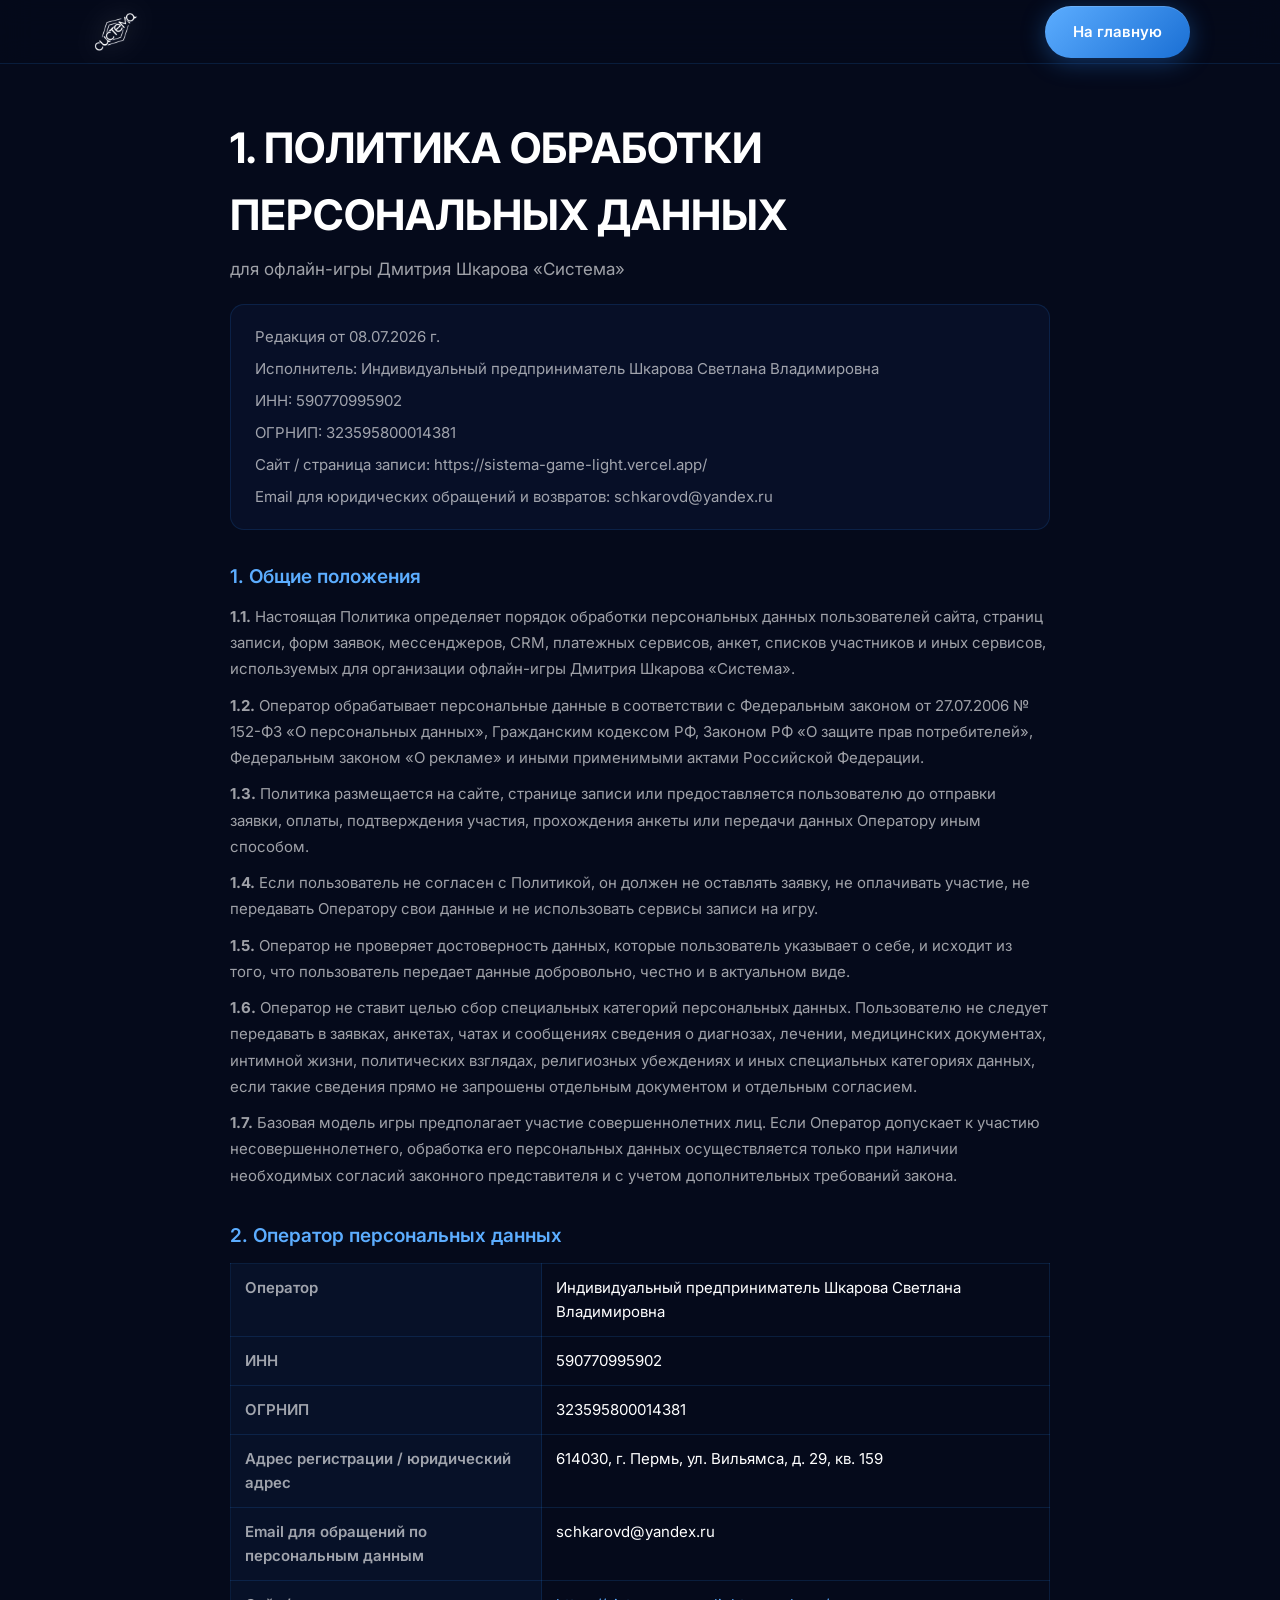
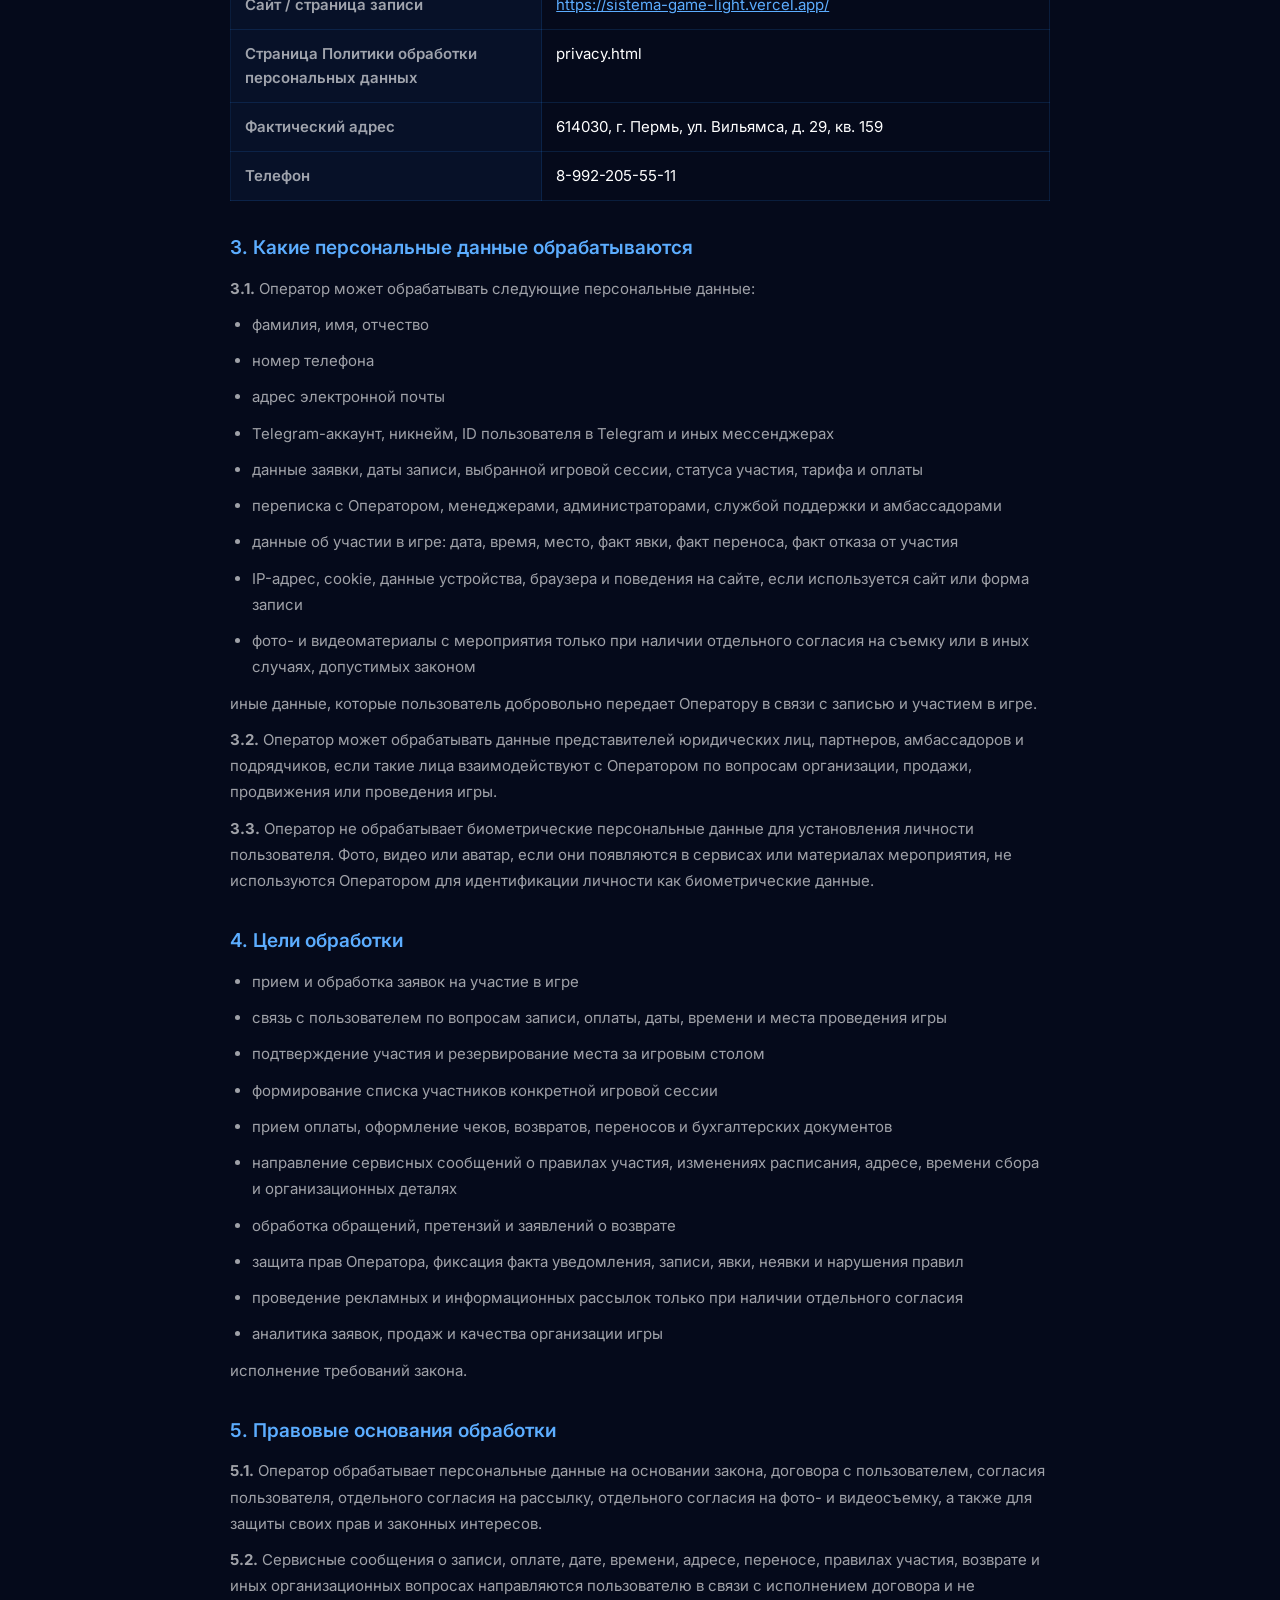
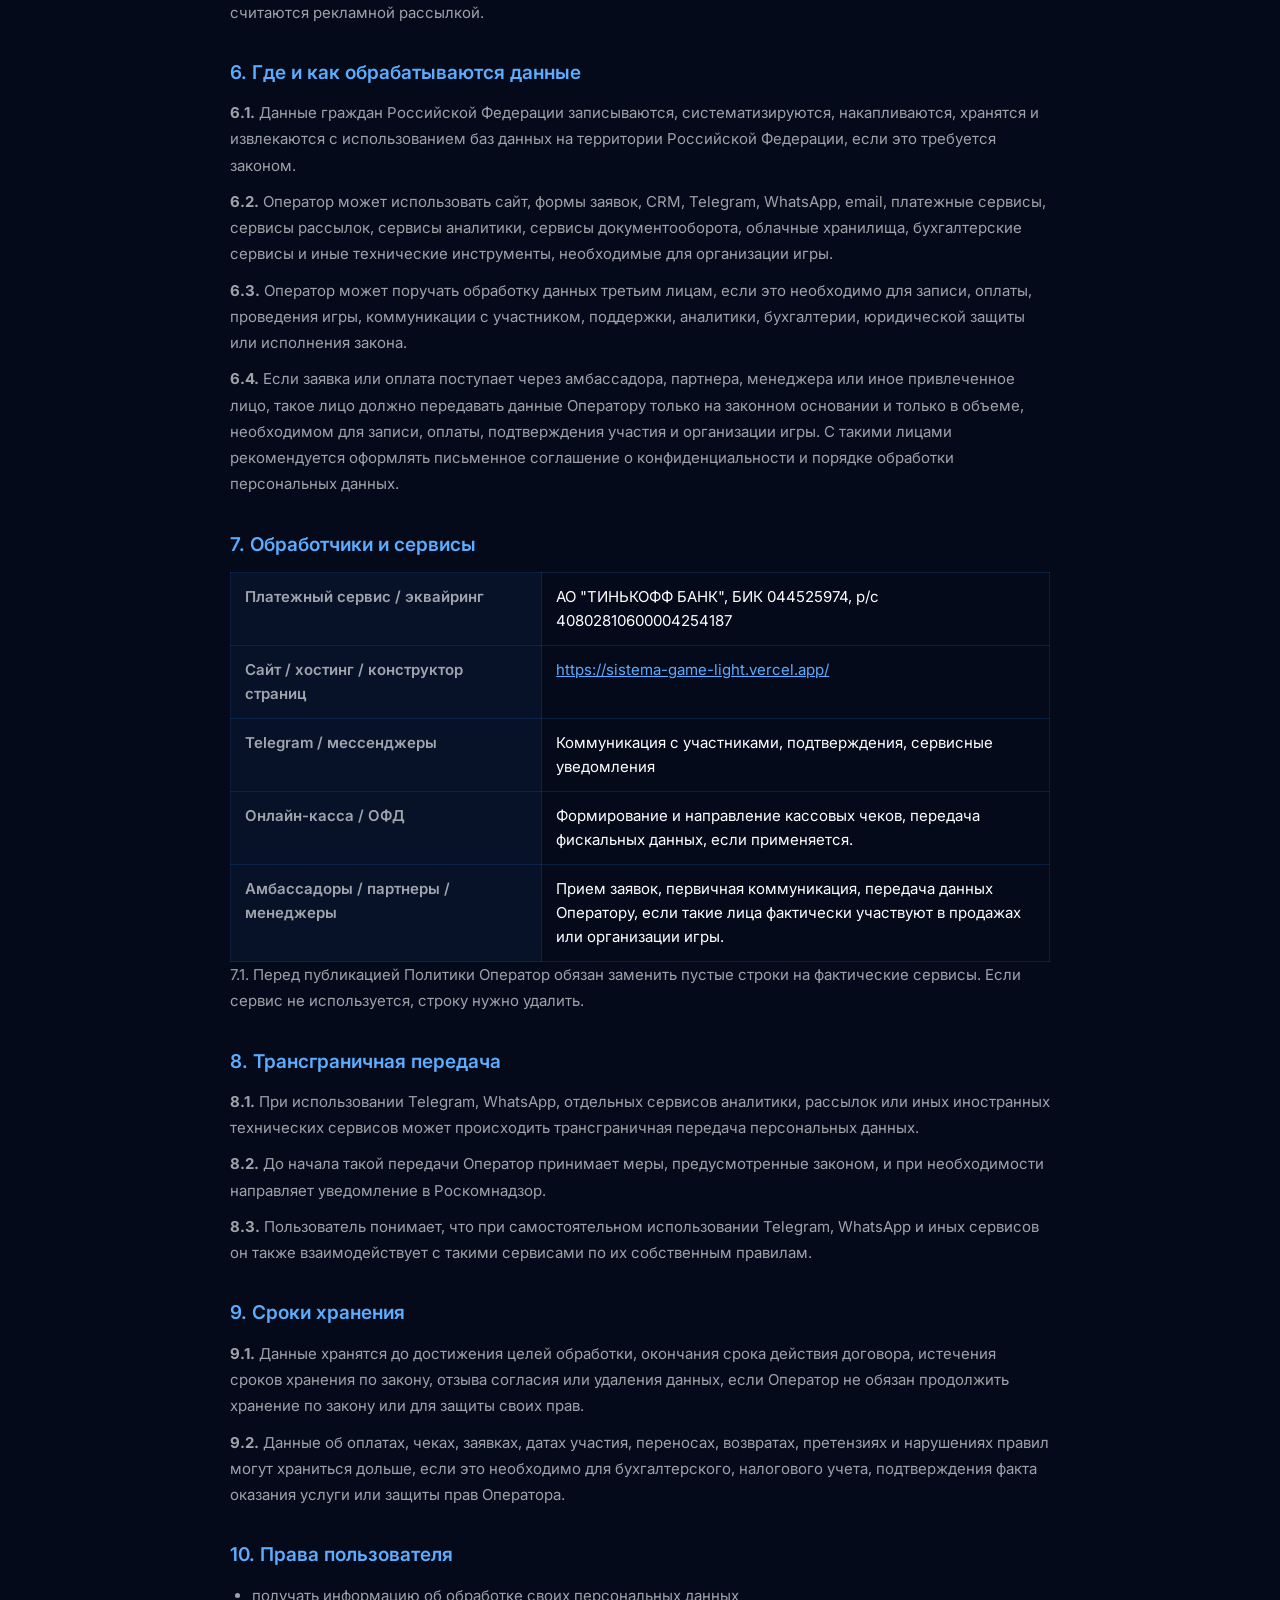
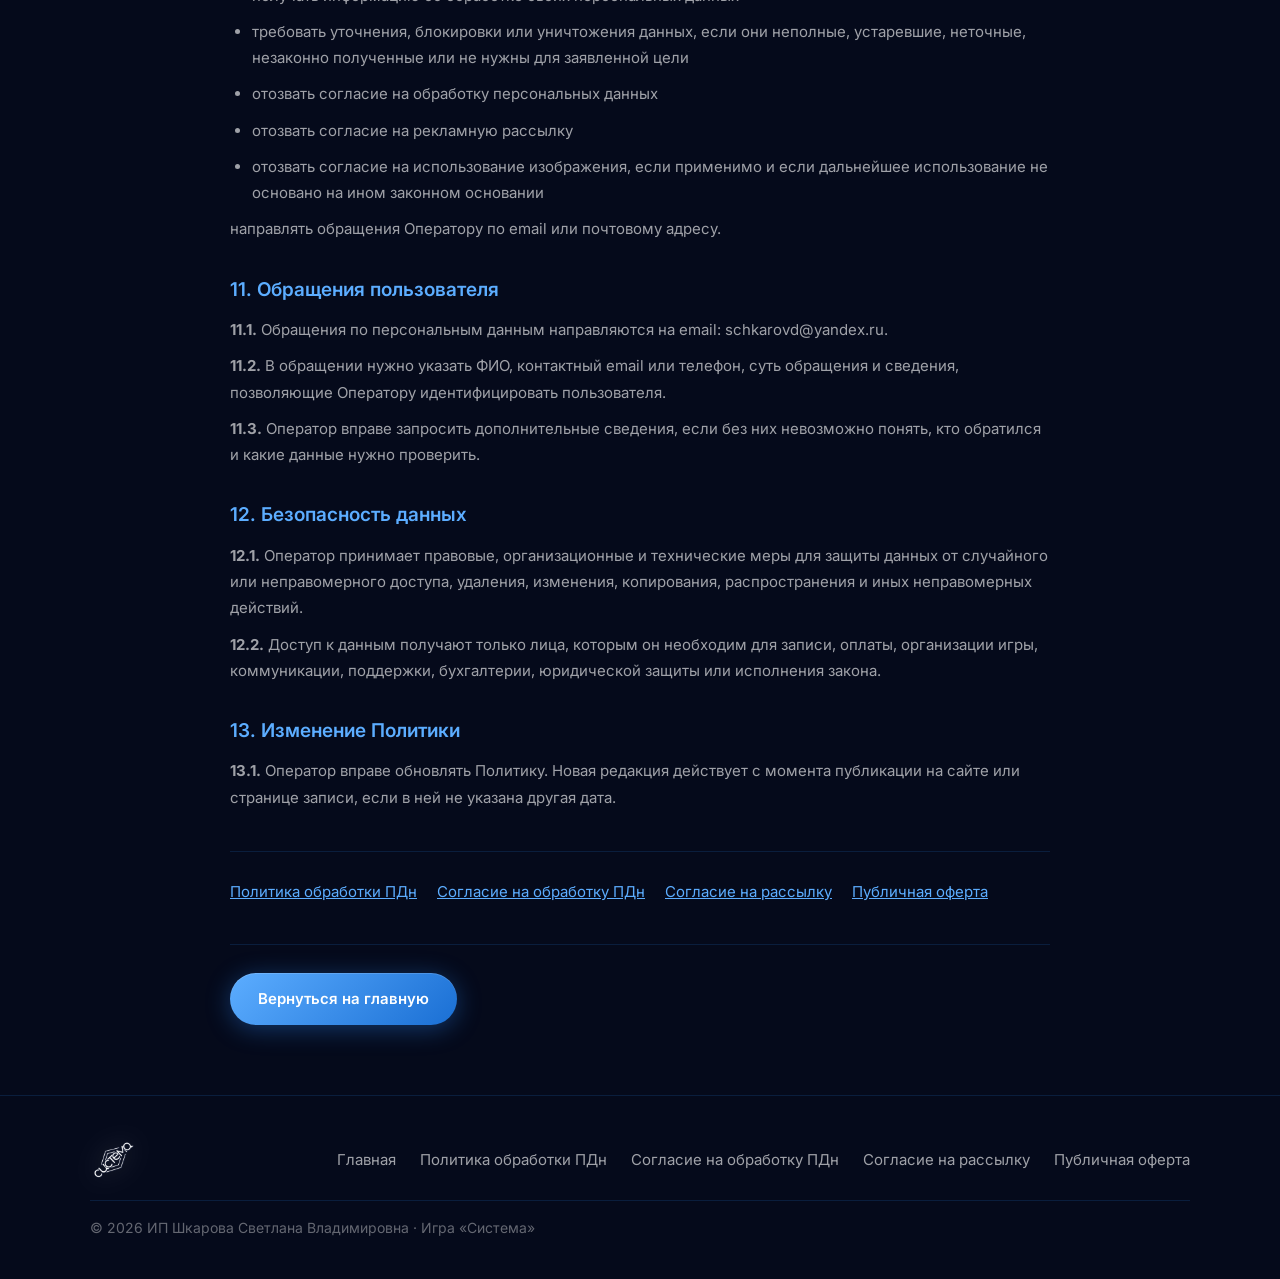
<file: privacy.html>
<!DOCTYPE html>
<html lang="ru">
<head>
  <meta charset="UTF-8">
  <meta name="viewport" content="width=device-width, initial-scale=1.0, viewport-fit=cover">
  <title>Политика обработки персональных данных — Игра «Система»</title>
  <link rel="preconnect" href="https://fonts.googleapis.com">
  <link rel="preconnect" href="https://fonts.gstatic.com" crossorigin>
  <link href="https://fonts.googleapis.com/css2?family=Inter:wght@400;500;600;700;800&display=swap" rel="stylesheet">
  <link rel="icon" href="assets/logo.png" type="image/png">
  <link rel="stylesheet" href="styles.css">
</head>
<body class="page-legal">
  <header class="header header--scrolled">
    <div class="container header__inner">
      <a href="index.html" class="logo">
        <img src="assets/logo.png" alt="Система" class="logo__img">
      </a>
      <a href="index.html" class="btn btn--primary">На главную</a>
    </div>
  </header>
  <main class="legal">
    <div class="container legal__inner legal__inner--wide">
<h1 class="legal__title">1. ПОЛИТИКА ОБРАБОТКИ ПЕРСОНАЛЬНЫХ ДАННЫХ</h1>
<p class="legal__lead">для офлайн-игры Дмитрия Шкарова «Система»</p>
<div class="legal__meta">
<p>Редакция от 08.07.2026 г.</p>
<p>Исполнитель: Индивидуальный предприниматель Шкарова Светлана Владимировна</p>
<p>ИНН: 590770995902</p>
<p>ОГРНИП: 323595800014381</p>
<p>Сайт / страница записи: <a href="https://sistema-game-light.vercel.app/" target="_blank" rel="noopener">https://sistema-game-light.vercel.app/</a></p>
<p>Email для юридических обращений и возвратов: schkarovd@yandex.ru</p>
</div>
<section class="legal__section"><h2>1. Общие положения</h2>
<p><strong>1.1.</strong> Настоящая Политика определяет порядок обработки персональных данных пользователей сайта, страниц записи, форм заявок, мессенджеров, CRM, платежных сервисов, анкет, списков участников и иных сервисов, используемых для организации офлайн-игры Дмитрия Шкарова «Система».</p>
<p><strong>1.2.</strong> Оператор обрабатывает персональные данные в соответствии с Федеральным законом от 27.07.2006 № 152-ФЗ «О персональных данных», Гражданским кодексом РФ, Законом РФ «О защите прав потребителей», Федеральным законом «О рекламе» и иными применимыми актами Российской Федерации.</p>
<p><strong>1.3.</strong> Политика размещается на сайте, странице записи или предоставляется пользователю до отправки заявки, оплаты, подтверждения участия, прохождения анкеты или передачи данных Оператору иным способом.</p>
<p><strong>1.4.</strong> Если пользователь не согласен с Политикой, он должен не оставлять заявку, не оплачивать участие, не передавать Оператору свои данные и не использовать сервисы записи на игру.</p>
<p><strong>1.5.</strong> Оператор не проверяет достоверность данных, которые пользователь указывает о себе, и исходит из того, что пользователь передает данные добровольно, честно и в актуальном виде.</p>
<p><strong>1.6.</strong> Оператор не ставит целью сбор специальных категорий персональных данных. Пользователю не следует передавать в заявках, анкетах, чатах и сообщениях сведения о диагнозах, лечении, медицинских документах, интимной жизни, политических взглядах, религиозных убеждениях и иных специальных категориях данных, если такие сведения прямо не запрошены отдельным документом и отдельным согласием.</p>
<p><strong>1.7.</strong> Базовая модель игры предполагает участие совершеннолетних лиц. Если Оператор допускает к участию несовершеннолетнего, обработка его персональных данных осуществляется только при наличии необходимых согласий законного представителя и с учетом дополнительных требований закона.</p>
</section>
<section class="legal__section"><h2>2. Оператор персональных данных</h2>
<table class="legal__table"><tbody>
<tr><th>Оператор</th><td>Индивидуальный предприниматель Шкарова Светлана Владимировна</td></tr>
<tr><th>ИНН</th><td>590770995902</td></tr>
<tr><th>ОГРНИП</th><td>323595800014381</td></tr>
<tr><th>Адрес регистрации / юридический адрес</th><td>614030, г. Пермь, ул. Вильямса, д. 29, кв. 159</td></tr>
<tr><th>Email для обращений по персональным данным</th><td>schkarovd@yandex.ru</td></tr>
<tr><th>Сайт / страница записи</th><td><a href="https://sistema-game-light.vercel.app/" target="_blank" rel="noopener">https://sistema-game-light.vercel.app/</a></td></tr>
<tr><th>Страница Политики обработки персональных данных</th><td>privacy.html</td></tr>
<tr><th>Фактический адрес</th><td>614030, г. Пермь, ул. Вильямса, д. 29, кв. 159</td></tr>
<tr><th>Телефон</th><td>8-992-205-55-11</td></tr>
</tbody></table>
</section>
<section class="legal__section"><h2>3. Какие персональные данные обрабатываются</h2>
<p><strong>3.1.</strong> Оператор может обрабатывать следующие персональные данные:</p>
<ul>
<li>фамилия, имя, отчество</li>
<li>номер телефона</li>
<li>адрес электронной почты</li>
<li>Telegram-аккаунт, никнейм, ID пользователя в Telegram и иных мессенджерах</li>
<li>данные заявки, даты записи, выбранной игровой сессии, статуса участия, тарифа и оплаты</li>
<li>переписка с Оператором, менеджерами, администраторами, службой поддержки и амбассадорами</li>
<li>данные об участии в игре: дата, время, место, факт явки, факт переноса, факт отказа от участия</li>
<li>IP-адрес, cookie, данные устройства, браузера и поведения на сайте, если используется сайт или форма записи</li>
<li>фото- и видеоматериалы с мероприятия только при наличии отдельного согласия на съемку или в иных случаях, допустимых законом</li>
</ul>
<p>иные данные, которые пользователь добровольно передает Оператору в связи с записью и участием в игре.</p>
<p><strong>3.2.</strong> Оператор может обрабатывать данные представителей юридических лиц, партнеров, амбассадоров и подрядчиков, если такие лица взаимодействуют с Оператором по вопросам организации, продажи, продвижения или проведения игры.</p>
<p><strong>3.3.</strong> Оператор не обрабатывает биометрические персональные данные для установления личности пользователя. Фото, видео или аватар, если они появляются в сервисах или материалах мероприятия, не используются Оператором для идентификации личности как биометрические данные.</p>
</section>
<section class="legal__section"><h2>4. Цели обработки</h2>
<ul>
<li>прием и обработка заявок на участие в игре</li>
<li>связь с пользователем по вопросам записи, оплаты, даты, времени и места проведения игры</li>
<li>подтверждение участия и резервирование места за игровым столом</li>
<li>формирование списка участников конкретной игровой сессии</li>
<li>прием оплаты, оформление чеков, возвратов, переносов и бухгалтерских документов</li>
<li>направление сервисных сообщений о правилах участия, изменениях расписания, адресе, времени сбора и организационных деталях</li>
<li>обработка обращений, претензий и заявлений о возврате</li>
<li>защита прав Оператора, фиксация факта уведомления, записи, явки, неявки и нарушения правил</li>
<li>проведение рекламных и информационных рассылок только при наличии отдельного согласия</li>
<li>аналитика заявок, продаж и качества организации игры</li>
</ul>
<p>исполнение требований закона.</p>
</section>
<section class="legal__section"><h2>5. Правовые основания обработки</h2>
<p><strong>5.1.</strong> Оператор обрабатывает персональные данные на основании закона, договора с пользователем, согласия пользователя, отдельного согласия на рассылку, отдельного согласия на фото- и видеосъемку, а также для защиты своих прав и законных интересов.</p>
<p><strong>5.2.</strong> Сервисные сообщения о записи, оплате, дате, времени, адресе, переносе, правилах участия, возврате и иных организационных вопросах направляются пользователю в связи с исполнением договора и не считаются рекламной рассылкой.</p>
</section>
<section class="legal__section"><h2>6. Где и как обрабатываются данные</h2>
<p><strong>6.1.</strong> Данные граждан Российской Федерации записываются, систематизируются, накапливаются, хранятся и извлекаются с использованием баз данных на территории Российской Федерации, если это требуется законом.</p>
<p><strong>6.2.</strong> Оператор может использовать сайт, формы заявок, CRM, Telegram, WhatsApp, email, платежные сервисы, сервисы рассылок, сервисы аналитики, сервисы документооборота, облачные хранилища, бухгалтерские сервисы и иные технические инструменты, необходимые для организации игры.</p>
<p><strong>6.3.</strong> Оператор может поручать обработку данных третьим лицам, если это необходимо для записи, оплаты, проведения игры, коммуникации с участником, поддержки, аналитики, бухгалтерии, юридической защиты или исполнения закона.</p>
<p><strong>6.4.</strong> Если заявка или оплата поступает через амбассадора, партнера, менеджера или иное привлеченное лицо, такое лицо должно передавать данные Оператору только на законном основании и только в объеме, необходимом для записи, оплаты, подтверждения участия и организации игры. С такими лицами рекомендуется оформлять письменное соглашение о конфиденциальности и порядке обработки персональных данных.</p>
</section>
<section class="legal__section"><h2>7. Обработчики и сервисы</h2>
<table class="legal__table"><tbody>
<tr><th>Платежный сервис / эквайринг</th><td>АО &quot;ТИНЬКОФФ БАНК&quot;, БИК 044525974, р/с 40802810600004254187</td></tr>
<tr><th>Сайт / хостинг / конструктор страниц</th><td><a href="https://sistema-game-light.vercel.app/" target="_blank" rel="noopener">https://sistema-game-light.vercel.app/</a></td></tr>
<tr><th>Telegram / мессенджеры</th><td>Коммуникация с участниками, подтверждения, сервисные уведомления</td></tr>
<tr><th>Онлайн-касса / ОФД</th><td>Формирование и направление кассовых чеков, передача фискальных данных, если применяется.</td></tr>
<tr><th>Амбассадоры / партнеры / менеджеры</th><td>Прием заявок, первичная коммуникация, передача данных Оператору, если такие лица фактически участвуют в продажах или организации игры.</td></tr>
</tbody></table>
<p>7.1. Перед публикацией Политики Оператор обязан заменить пустые строки на фактические сервисы. Если сервис не используется, строку нужно удалить.</p>
</section>
<section class="legal__section"><h2>8. Трансграничная передача</h2>
<p><strong>8.1.</strong> При использовании Telegram, WhatsApp, отдельных сервисов аналитики, рассылок или иных иностранных технических сервисов может происходить трансграничная передача персональных данных.</p>
<p><strong>8.2.</strong> До начала такой передачи Оператор принимает меры, предусмотренные законом, и при необходимости направляет уведомление в Роскомнадзор.</p>
<p><strong>8.3.</strong> Пользователь понимает, что при самостоятельном использовании Telegram, WhatsApp и иных сервисов он также взаимодействует с такими сервисами по их собственным правилам.</p>
</section>
<section class="legal__section"><h2>9. Сроки хранения</h2>
<p><strong>9.1.</strong> Данные хранятся до достижения целей обработки, окончания срока действия договора, истечения сроков хранения по закону, отзыва согласия или удаления данных, если Оператор не обязан продолжить хранение по закону или для защиты своих прав.</p>
<p><strong>9.2.</strong> Данные об оплатах, чеках, заявках, датах участия, переносах, возвратах, претензиях и нарушениях правил могут храниться дольше, если это необходимо для бухгалтерского, налогового учета, подтверждения факта оказания услуги или защиты прав Оператора.</p>
</section>
<section class="legal__section"><h2>10. Права пользователя</h2>
<ul>
<li>получать информацию об обработке своих персональных данных</li>
<li>требовать уточнения, блокировки или уничтожения данных, если они неполные, устаревшие, неточные, незаконно полученные или не нужны для заявленной цели</li>
<li>отозвать согласие на обработку персональных данных</li>
<li>отозвать согласие на рекламную рассылку</li>
<li>отозвать согласие на использование изображения, если применимо и если дальнейшее использование не основано на ином законном основании</li>
</ul>
<p>направлять обращения Оператору по email или почтовому адресу.</p>
</section>
<section class="legal__section"><h2>11. Обращения пользователя</h2>
<p><strong>11.1.</strong> Обращения по персональным данным направляются на email: schkarovd@yandex.ru.</p>
<p><strong>11.2.</strong> В обращении нужно указать ФИО, контактный email или телефон, суть обращения и сведения, позволяющие Оператору идентифицировать пользователя.</p>
<p><strong>11.3.</strong> Оператор вправе запросить дополнительные сведения, если без них невозможно понять, кто обратился и какие данные нужно проверить.</p>
</section>
<section class="legal__section"><h2>12. Безопасность данных</h2>
<p><strong>12.1.</strong> Оператор принимает правовые, организационные и технические меры для защиты данных от случайного или неправомерного доступа, удаления, изменения, копирования, распространения и иных неправомерных действий.</p>
<p><strong>12.2.</strong> Доступ к данным получают только лица, которым он необходим для записи, оплаты, организации игры, коммуникации, поддержки, бухгалтерии, юридической защиты или исполнения закона.</p>
</section>
<section class="legal__section"><h2>13. Изменение Политики</h2>
<p><strong>13.1.</strong> Оператор вправе обновлять Политику. Новая редакция действует с момента публикации на сайте или странице записи, если в ней не указана другая дата.</p>
</section>
      <nav class="legal__nav">
        <a href="privacy.html">Политика обработки ПДн</a>
        <a href="legal/consent-pd.html">Согласие на обработку ПДн</a>
        <a href="legal/consent-mailing.html">Согласие на рассылку</a>
        <a href="legal/offer.html">Публичная оферта</a>
      </nav>
      <div class="legal__back">
        <a href="index.html" class="btn btn--primary">Вернуться на главную</a>
      </div>
    </div>
  </main>
  <footer class="footer">
    <div class="container footer__inner">
      <div class="footer__brand">
        <img src="assets/logo.png" alt="Система" class="logo__img logo__img--footer">
      </div>
      <div class="footer__links">
        <a href="index.html">Главная</a>
        <a href="privacy.html">Политика обработки ПДн</a>
        <a href="legal/consent-pd.html">Согласие на обработку ПДн</a>
        <a href="legal/consent-mailing.html">Согласие на рассылку</a>
        <a href="legal/offer.html">Публичная оферта</a>
      </div>
      <p class="footer__copy">© 2026 ИП Шкарова Светлана Владимировна · Игра «Система»</p>
    </div>
  </footer>
</body>
</html>
</file>
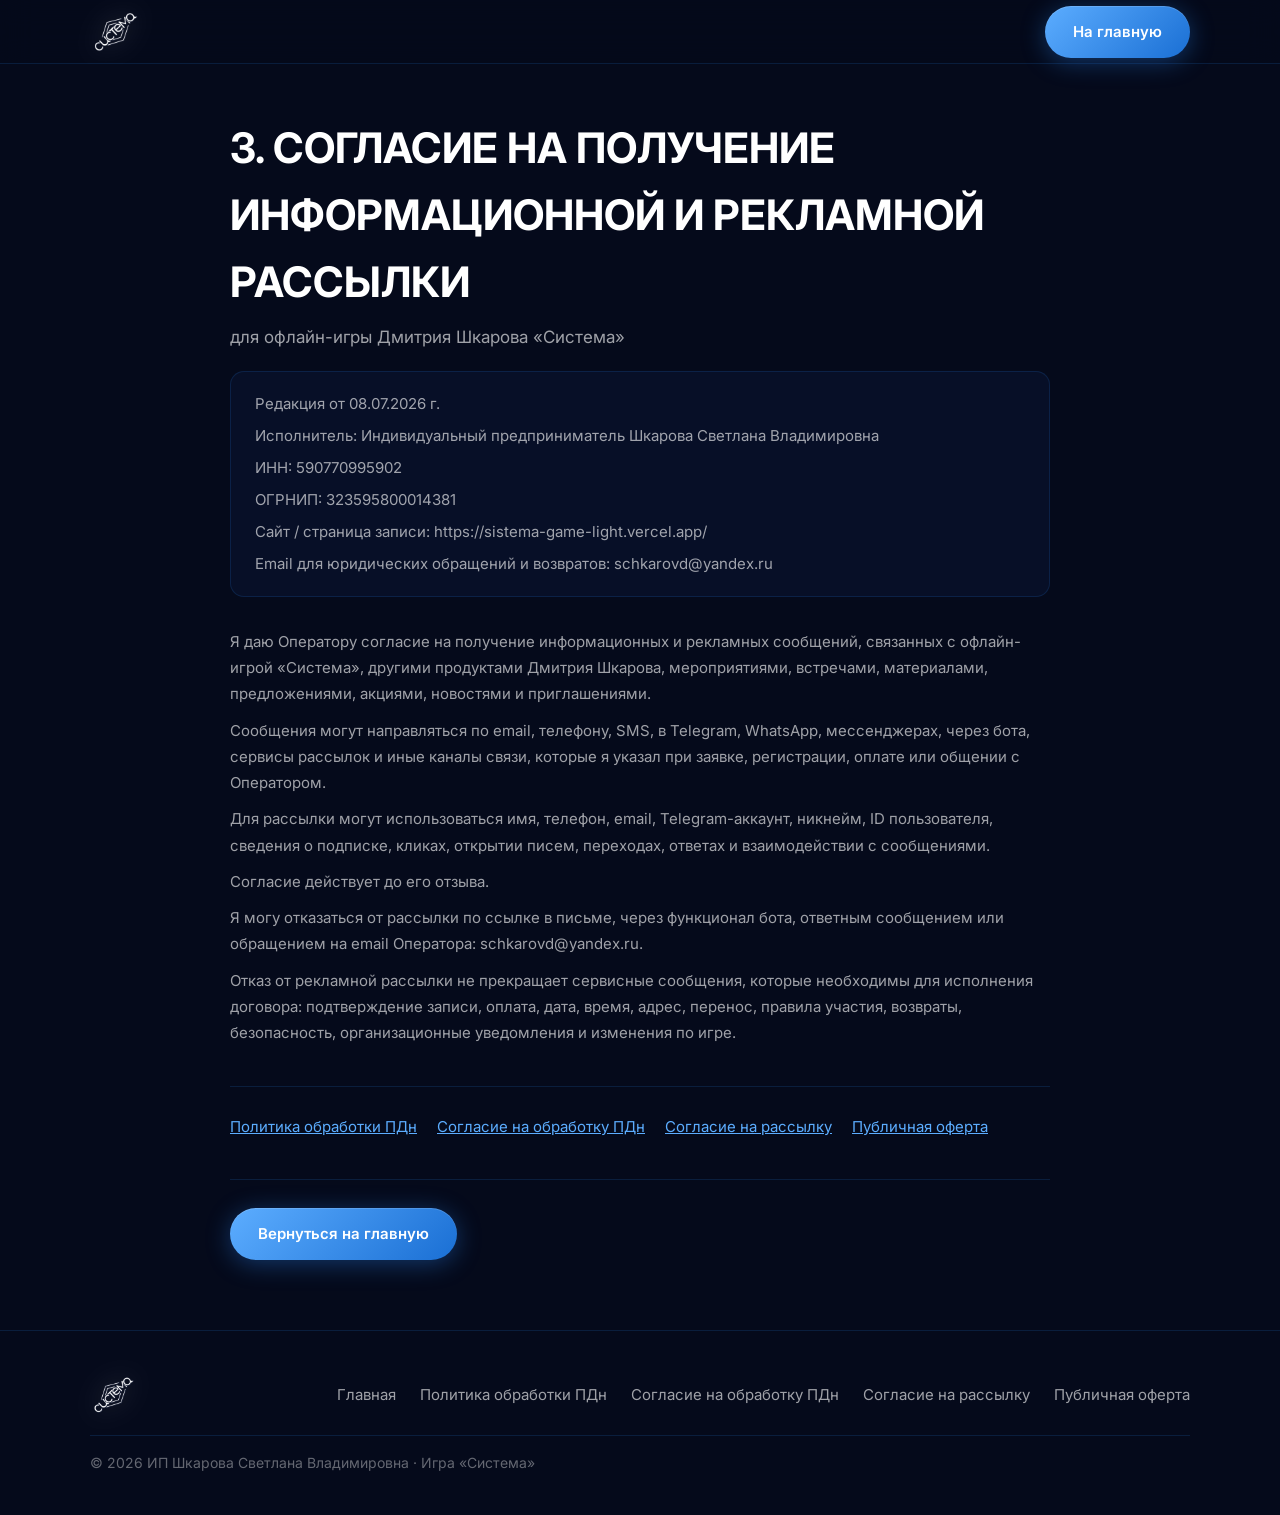
<file: legal/consent-mailing.html>
<!DOCTYPE html>
<html lang="ru">
<head>
  <meta charset="UTF-8">
  <meta name="viewport" content="width=device-width, initial-scale=1.0, viewport-fit=cover">
  <title>Согласие на получение рассылки — Игра «Система»</title>
  <link rel="preconnect" href="https://fonts.googleapis.com">
  <link rel="preconnect" href="https://fonts.gstatic.com" crossorigin>
  <link href="https://fonts.googleapis.com/css2?family=Inter:wght@400;500;600;700;800&display=swap" rel="stylesheet">
  <link rel="icon" href="../assets/logo.png" type="image/png">
  <link rel="stylesheet" href="../styles.css">
</head>
<body class="page-legal">
  <header class="header header--scrolled">
    <div class="container header__inner">
      <a href="../index.html" class="logo">
        <img src="../assets/logo.png" alt="Система" class="logo__img">
      </a>
      <a href="../index.html" class="btn btn--primary">На главную</a>
    </div>
  </header>
  <main class="legal">
    <div class="container legal__inner legal__inner--wide">
<h1 class="legal__title">3. СОГЛАСИЕ НА ПОЛУЧЕНИЕ ИНФОРМАЦИОННОЙ И РЕКЛАМНОЙ РАССЫЛКИ</h1>
<p class="legal__lead">для офлайн-игры Дмитрия Шкарова «Система»</p>
<div class="legal__meta">
<p>Редакция от 08.07.2026 г.</p>
<p>Исполнитель: Индивидуальный предприниматель Шкарова Светлана Владимировна</p>
<p>ИНН: 590770995902</p>
<p>ОГРНИП: 323595800014381</p>
<p>Сайт / страница записи: <a href="https://sistema-game-light.vercel.app/" target="_blank" rel="noopener">https://sistema-game-light.vercel.app/</a></p>
<p>Email для юридических обращений и возвратов: schkarovd@yandex.ru</p>
</div>
<section class="legal__section">
<p>Я даю Оператору согласие на получение информационных и рекламных сообщений, связанных с офлайн-игрой «Система», другими продуктами Дмитрия Шкарова, мероприятиями, встречами, материалами, предложениями, акциями, новостями и приглашениями.</p>
<p>Сообщения могут направляться по email, телефону, SMS, в Telegram, WhatsApp, мессенджерах, через бота, сервисы рассылок и иные каналы связи, которые я указал при заявке, регистрации, оплате или общении с Оператором.</p>
<p>Для рассылки могут использоваться имя, телефон, email, Telegram-аккаунт, никнейм, ID пользователя, сведения о подписке, кликах, открытии писем, переходах, ответах и взаимодействии с сообщениями.</p>
<p>Согласие действует до его отзыва.</p>
<p>Я могу отказаться от рассылки по ссылке в письме, через функционал бота, ответным сообщением или обращением на email Оператора: schkarovd@yandex.ru.</p>
<p>Отказ от рекламной рассылки не прекращает сервисные сообщения, которые необходимы для исполнения договора: подтверждение записи, оплата, дата, время, адрес, перенос, правила участия, возвраты, безопасность, организационные уведомления и изменения по игре.</p>
</section>
      <nav class="legal__nav">
        <a href="../privacy.html">Политика обработки ПДн</a>
        <a href="consent-pd.html">Согласие на обработку ПДн</a>
        <a href="consent-mailing.html">Согласие на рассылку</a>
        <a href="offer.html">Публичная оферта</a>
      </nav>
      <div class="legal__back">
        <a href="../index.html" class="btn btn--primary">Вернуться на главную</a>
      </div>
    </div>
  </main>
  <footer class="footer">
    <div class="container footer__inner">
      <div class="footer__brand">
        <img src="../assets/logo.png" alt="Система" class="logo__img logo__img--footer">
      </div>
      <div class="footer__links">
        <a href="../index.html">Главная</a>
        <a href="../privacy.html">Политика обработки ПДн</a>
        <a href="consent-pd.html">Согласие на обработку ПДн</a>
        <a href="consent-mailing.html">Согласие на рассылку</a>
        <a href="offer.html">Публичная оферта</a>
      </div>
      <p class="footer__copy">© 2026 ИП Шкарова Светлана Владимировна · Игра «Система»</p>
    </div>
  </footer>
</body>
</html>
</file>
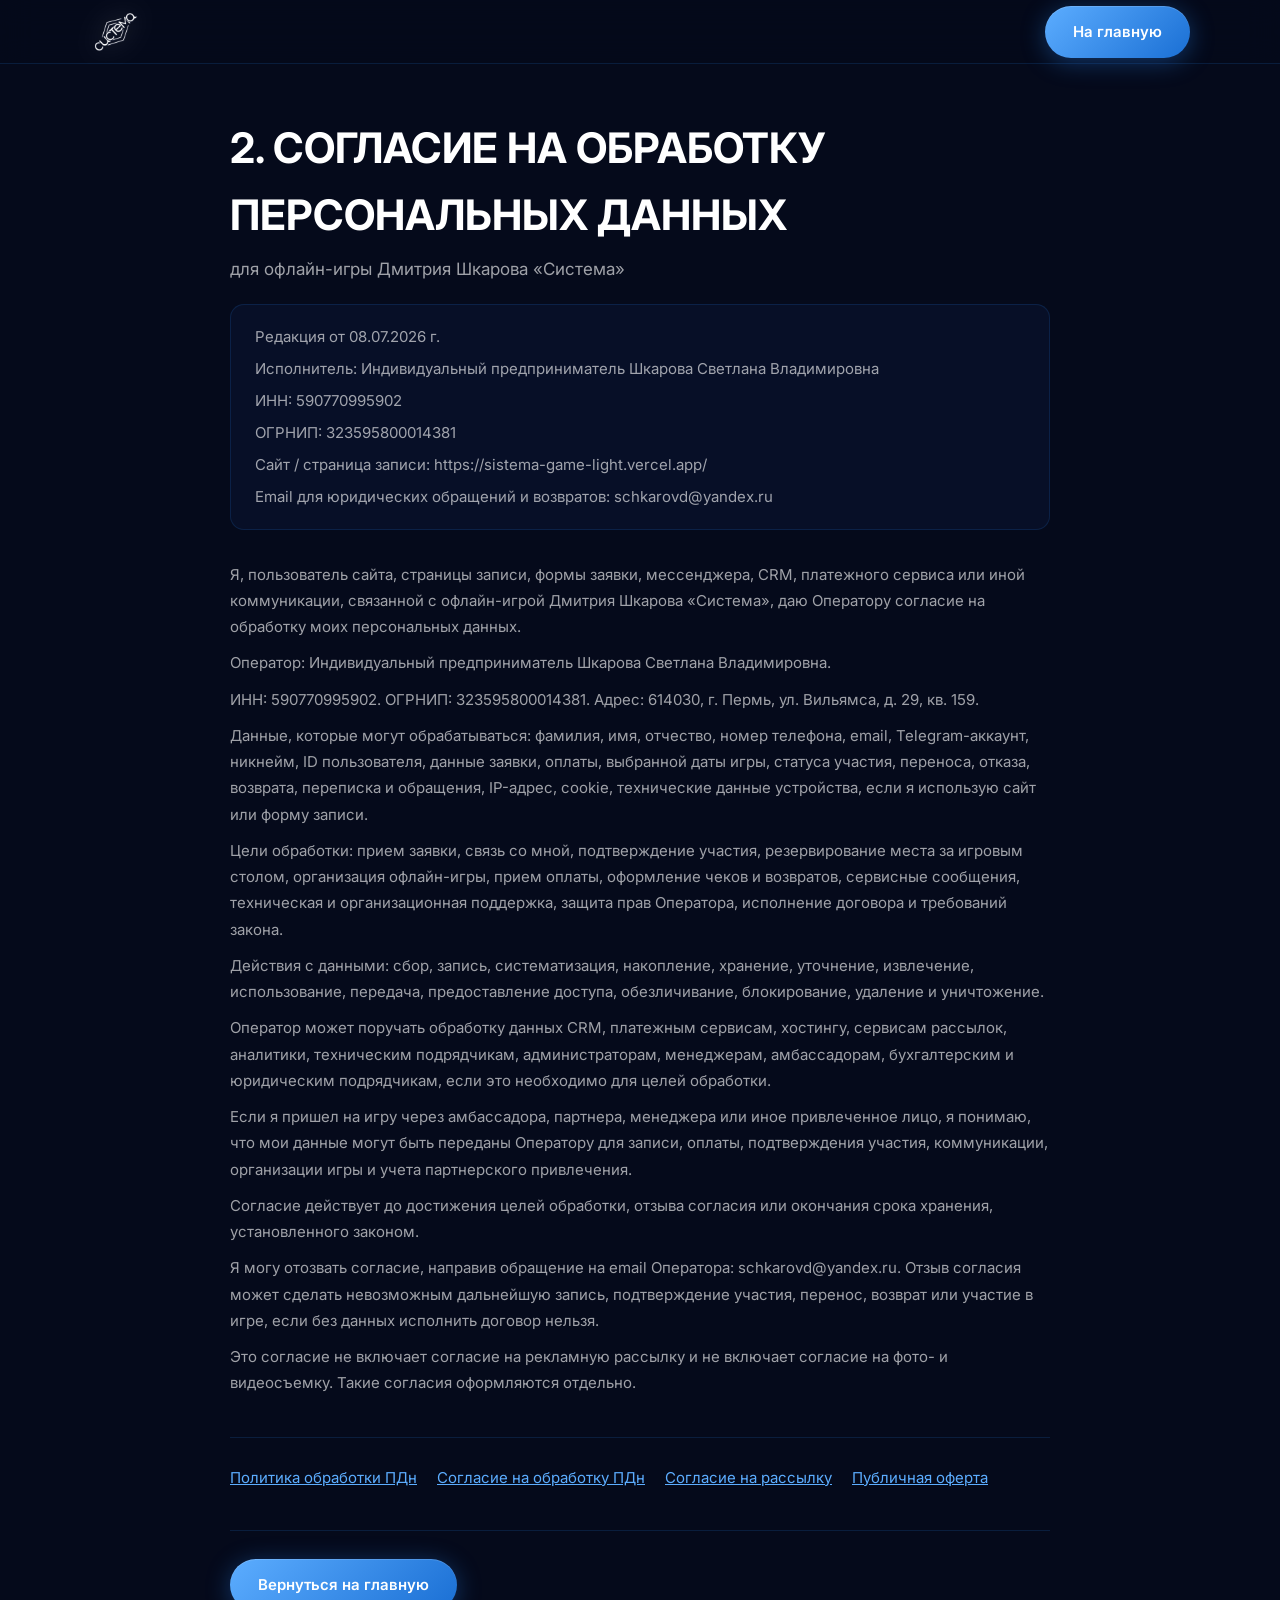
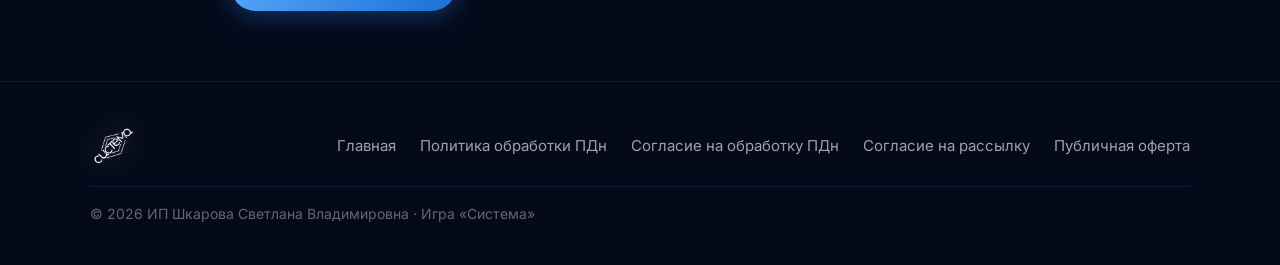
<file: legal/consent-pd.html>
<!DOCTYPE html>
<html lang="ru">
<head>
  <meta charset="UTF-8">
  <meta name="viewport" content="width=device-width, initial-scale=1.0, viewport-fit=cover">
  <title>Согласие на обработку персональных данных — Игра «Система»</title>
  <link rel="preconnect" href="https://fonts.googleapis.com">
  <link rel="preconnect" href="https://fonts.gstatic.com" crossorigin>
  <link href="https://fonts.googleapis.com/css2?family=Inter:wght@400;500;600;700;800&display=swap" rel="stylesheet">
  <link rel="icon" href="../assets/logo.png" type="image/png">
  <link rel="stylesheet" href="../styles.css">
</head>
<body class="page-legal">
  <header class="header header--scrolled">
    <div class="container header__inner">
      <a href="../index.html" class="logo">
        <img src="../assets/logo.png" alt="Система" class="logo__img">
      </a>
      <a href="../index.html" class="btn btn--primary">На главную</a>
    </div>
  </header>
  <main class="legal">
    <div class="container legal__inner legal__inner--wide">
<h1 class="legal__title">2. СОГЛАСИЕ НА ОБРАБОТКУ ПЕРСОНАЛЬНЫХ ДАННЫХ</h1>
<p class="legal__lead">для офлайн-игры Дмитрия Шкарова «Система»</p>
<div class="legal__meta">
<p>Редакция от 08.07.2026 г.</p>
<p>Исполнитель: Индивидуальный предприниматель Шкарова Светлана Владимировна</p>
<p>ИНН: 590770995902</p>
<p>ОГРНИП: 323595800014381</p>
<p>Сайт / страница записи: <a href="https://sistema-game-light.vercel.app/" target="_blank" rel="noopener">https://sistema-game-light.vercel.app/</a></p>
<p>Email для юридических обращений и возвратов: schkarovd@yandex.ru</p>
</div>
<section class="legal__section">
<p>Я, пользователь сайта, страницы записи, формы заявки, мессенджера, CRM, платежного сервиса или иной коммуникации, связанной с офлайн-игрой Дмитрия Шкарова «Система», даю Оператору согласие на обработку моих персональных данных.</p>
<p>Оператор: Индивидуальный предприниматель Шкарова Светлана Владимировна.</p>
<p>ИНН: 590770995902. ОГРНИП: 323595800014381. Адрес: 614030, г. Пермь, ул. Вильямса, д. 29, кв. 159.</p>
<p>Данные, которые могут обрабатываться: фамилия, имя, отчество, номер телефона, email, Telegram-аккаунт, никнейм, ID пользователя, данные заявки, оплаты, выбранной даты игры, статуса участия, переноса, отказа, возврата, переписка и обращения, IP-адрес, cookie, технические данные устройства, если я использую сайт или форму записи.</p>
<p>Цели обработки: прием заявки, связь со мной, подтверждение участия, резервирование места за игровым столом, организация офлайн-игры, прием оплаты, оформление чеков и возвратов, сервисные сообщения, техническая и организационная поддержка, защита прав Оператора, исполнение договора и требований закона.</p>
<p>Действия с данными: сбор, запись, систематизация, накопление, хранение, уточнение, извлечение, использование, передача, предоставление доступа, обезличивание, блокирование, удаление и уничтожение.</p>
<p>Оператор может поручать обработку данных CRM, платежным сервисам, хостингу, сервисам рассылок, аналитики, техническим подрядчикам, администраторам, менеджерам, амбассадорам, бухгалтерским и юридическим подрядчикам, если это необходимо для целей обработки.</p>
<p>Если я пришел на игру через амбассадора, партнера, менеджера или иное привлеченное лицо, я понимаю, что мои данные могут быть переданы Оператору для записи, оплаты, подтверждения участия, коммуникации, организации игры и учета партнерского привлечения.</p>
<p>Согласие действует до достижения целей обработки, отзыва согласия или окончания срока хранения, установленного законом.</p>
<p>Я могу отозвать согласие, направив обращение на email Оператора: schkarovd@yandex.ru. Отзыв согласия может сделать невозможным дальнейшую запись, подтверждение участия, перенос, возврат или участие в игре, если без данных исполнить договор нельзя.</p>
<p>Это согласие не включает согласие на рекламную рассылку и не включает согласие на фото- и видеосъемку. Такие согласия оформляются отдельно.</p>
</section>
      <nav class="legal__nav">
        <a href="../privacy.html">Политика обработки ПДн</a>
        <a href="consent-pd.html">Согласие на обработку ПДн</a>
        <a href="consent-mailing.html">Согласие на рассылку</a>
        <a href="offer.html">Публичная оферта</a>
      </nav>
      <div class="legal__back">
        <a href="../index.html" class="btn btn--primary">Вернуться на главную</a>
      </div>
    </div>
  </main>
  <footer class="footer">
    <div class="container footer__inner">
      <div class="footer__brand">
        <img src="../assets/logo.png" alt="Система" class="logo__img logo__img--footer">
      </div>
      <div class="footer__links">
        <a href="../index.html">Главная</a>
        <a href="../privacy.html">Политика обработки ПДн</a>
        <a href="consent-pd.html">Согласие на обработку ПДн</a>
        <a href="consent-mailing.html">Согласие на рассылку</a>
        <a href="offer.html">Публичная оферта</a>
      </div>
      <p class="footer__copy">© 2026 ИП Шкарова Светлана Владимировна · Игра «Система»</p>
    </div>
  </footer>
</body>
</html>
</file>
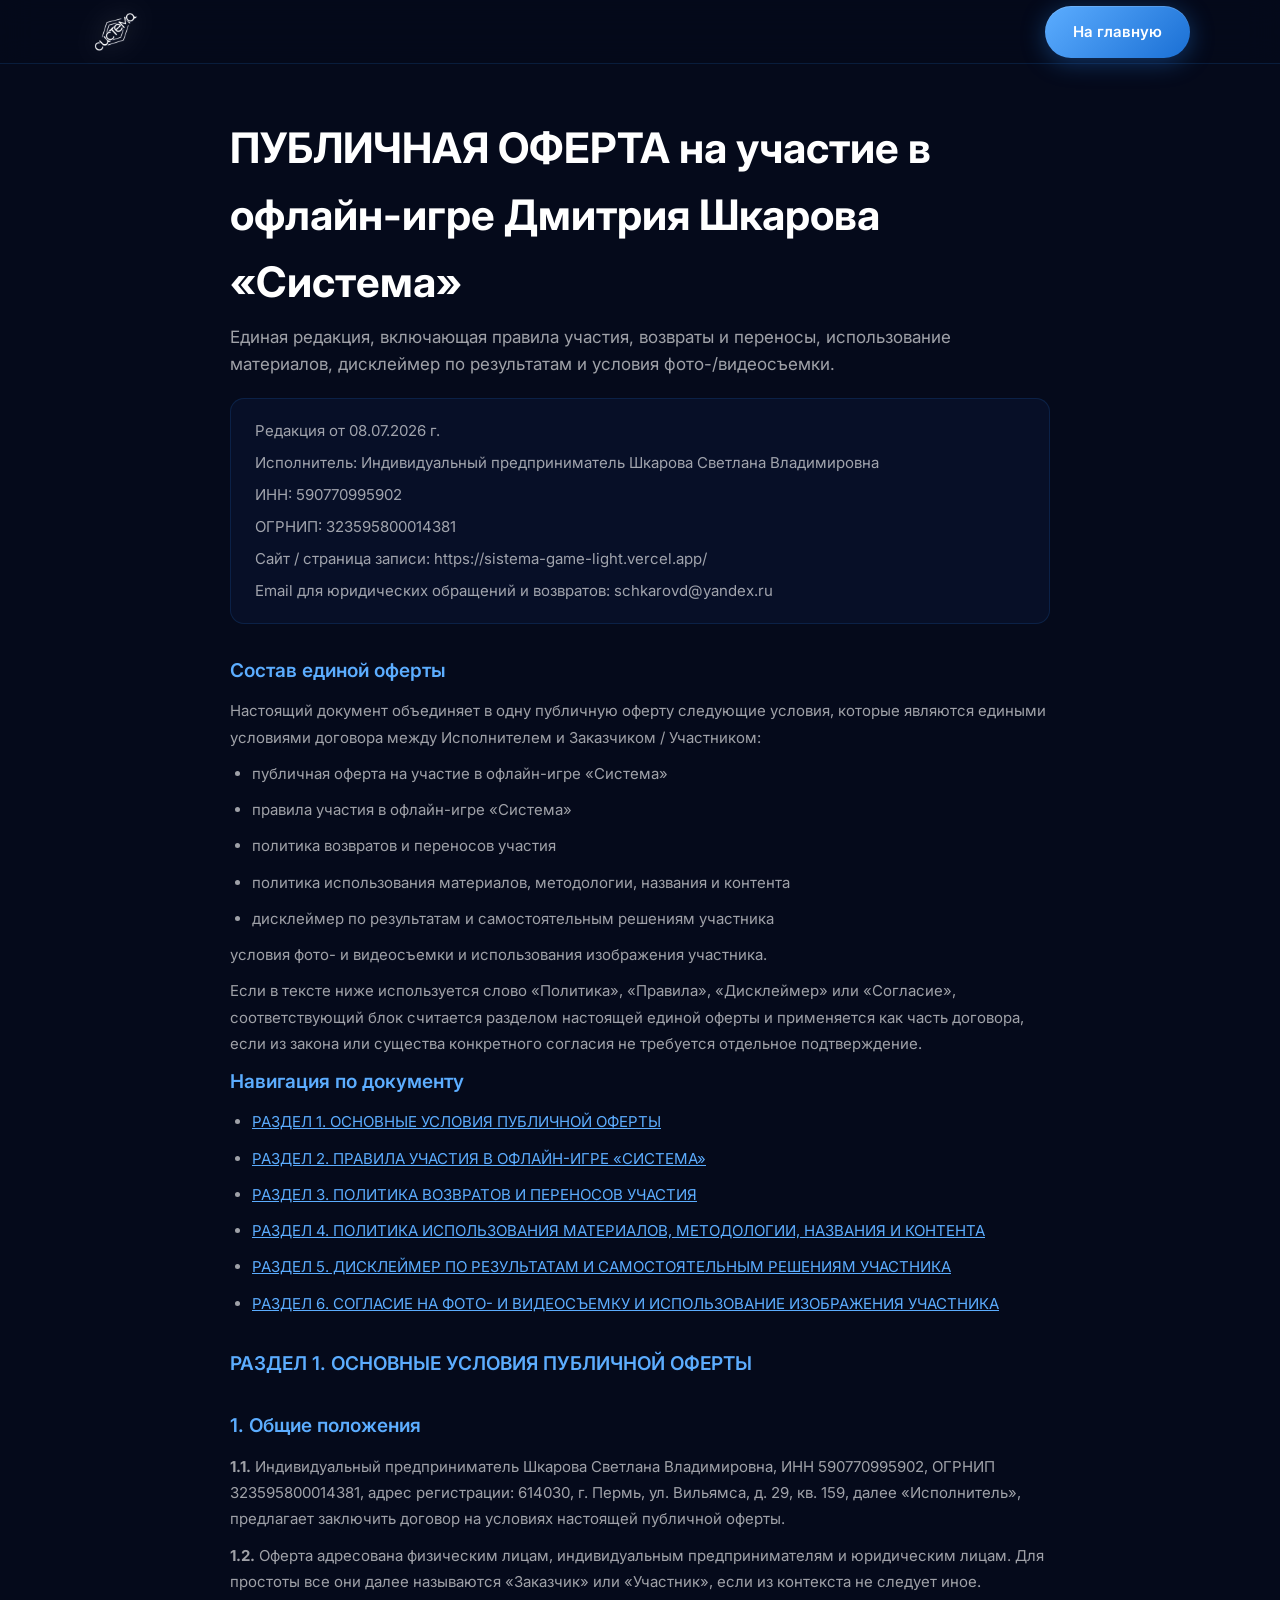
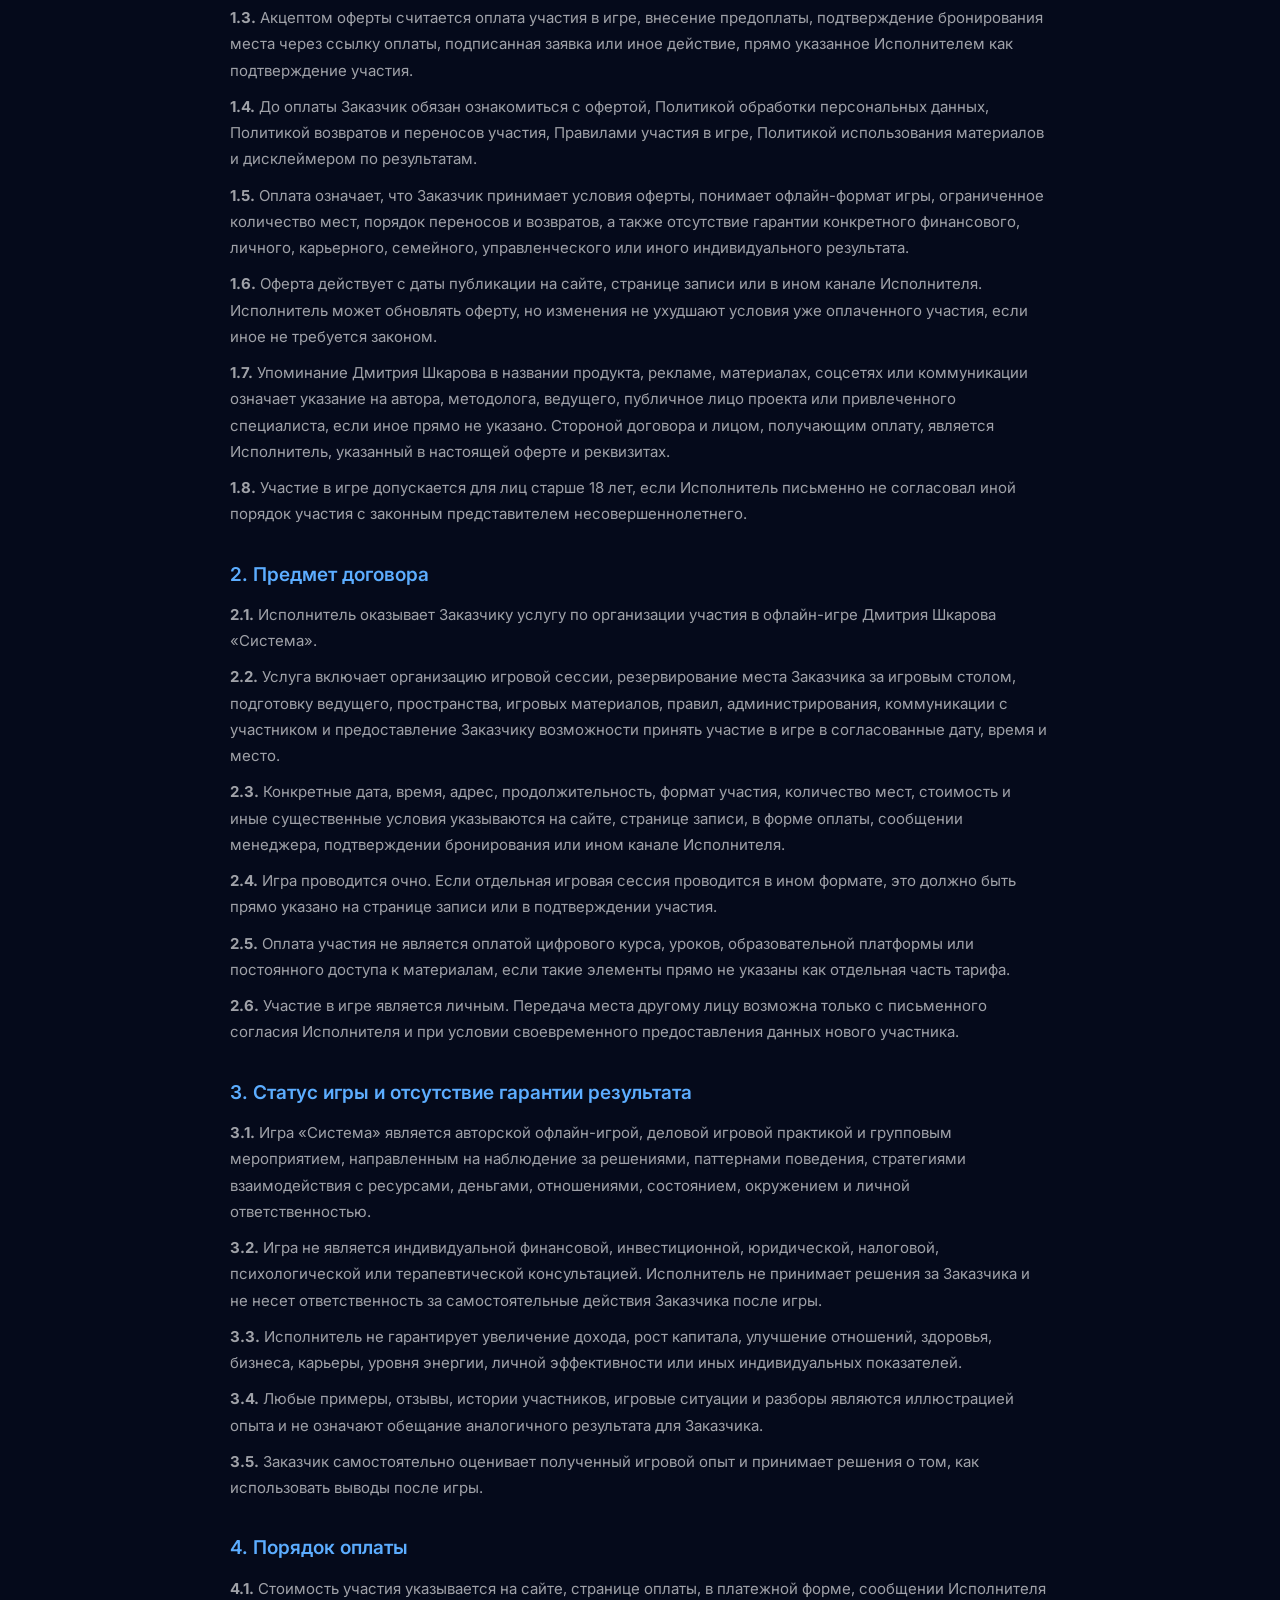
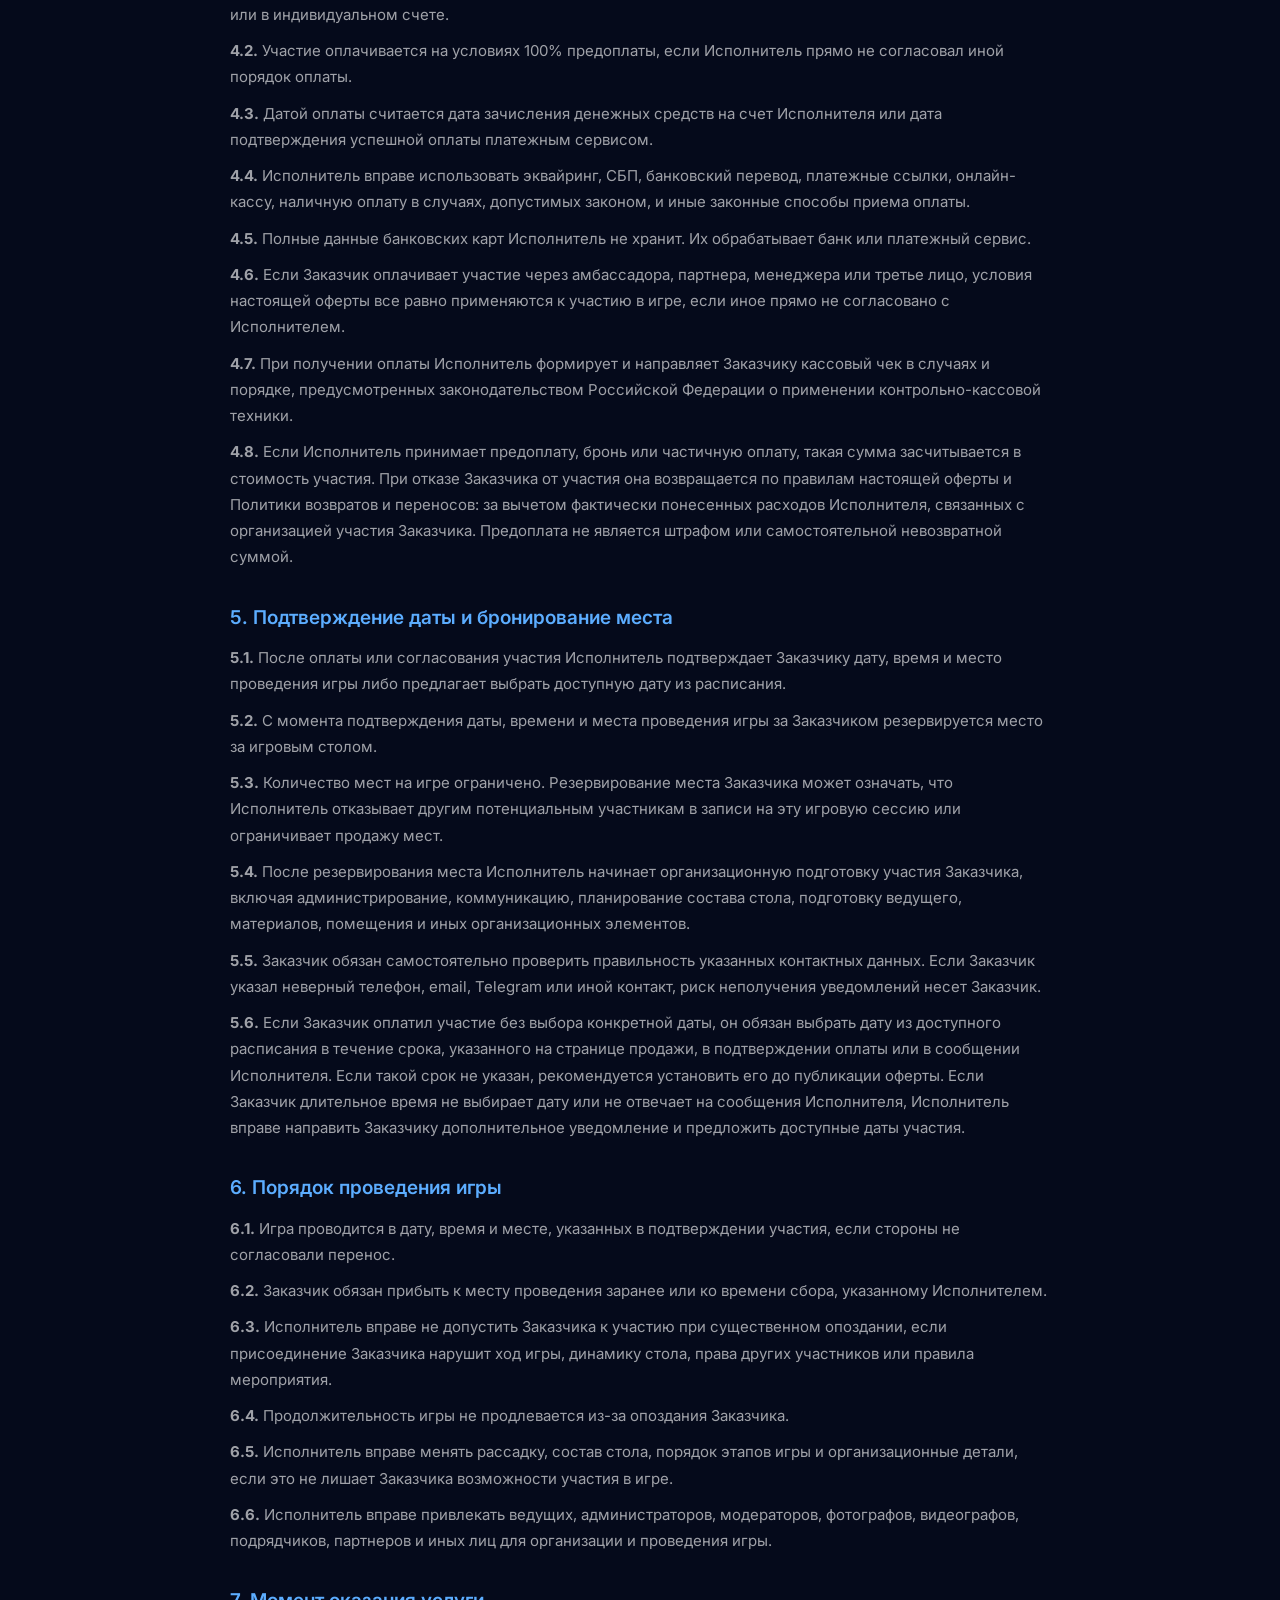
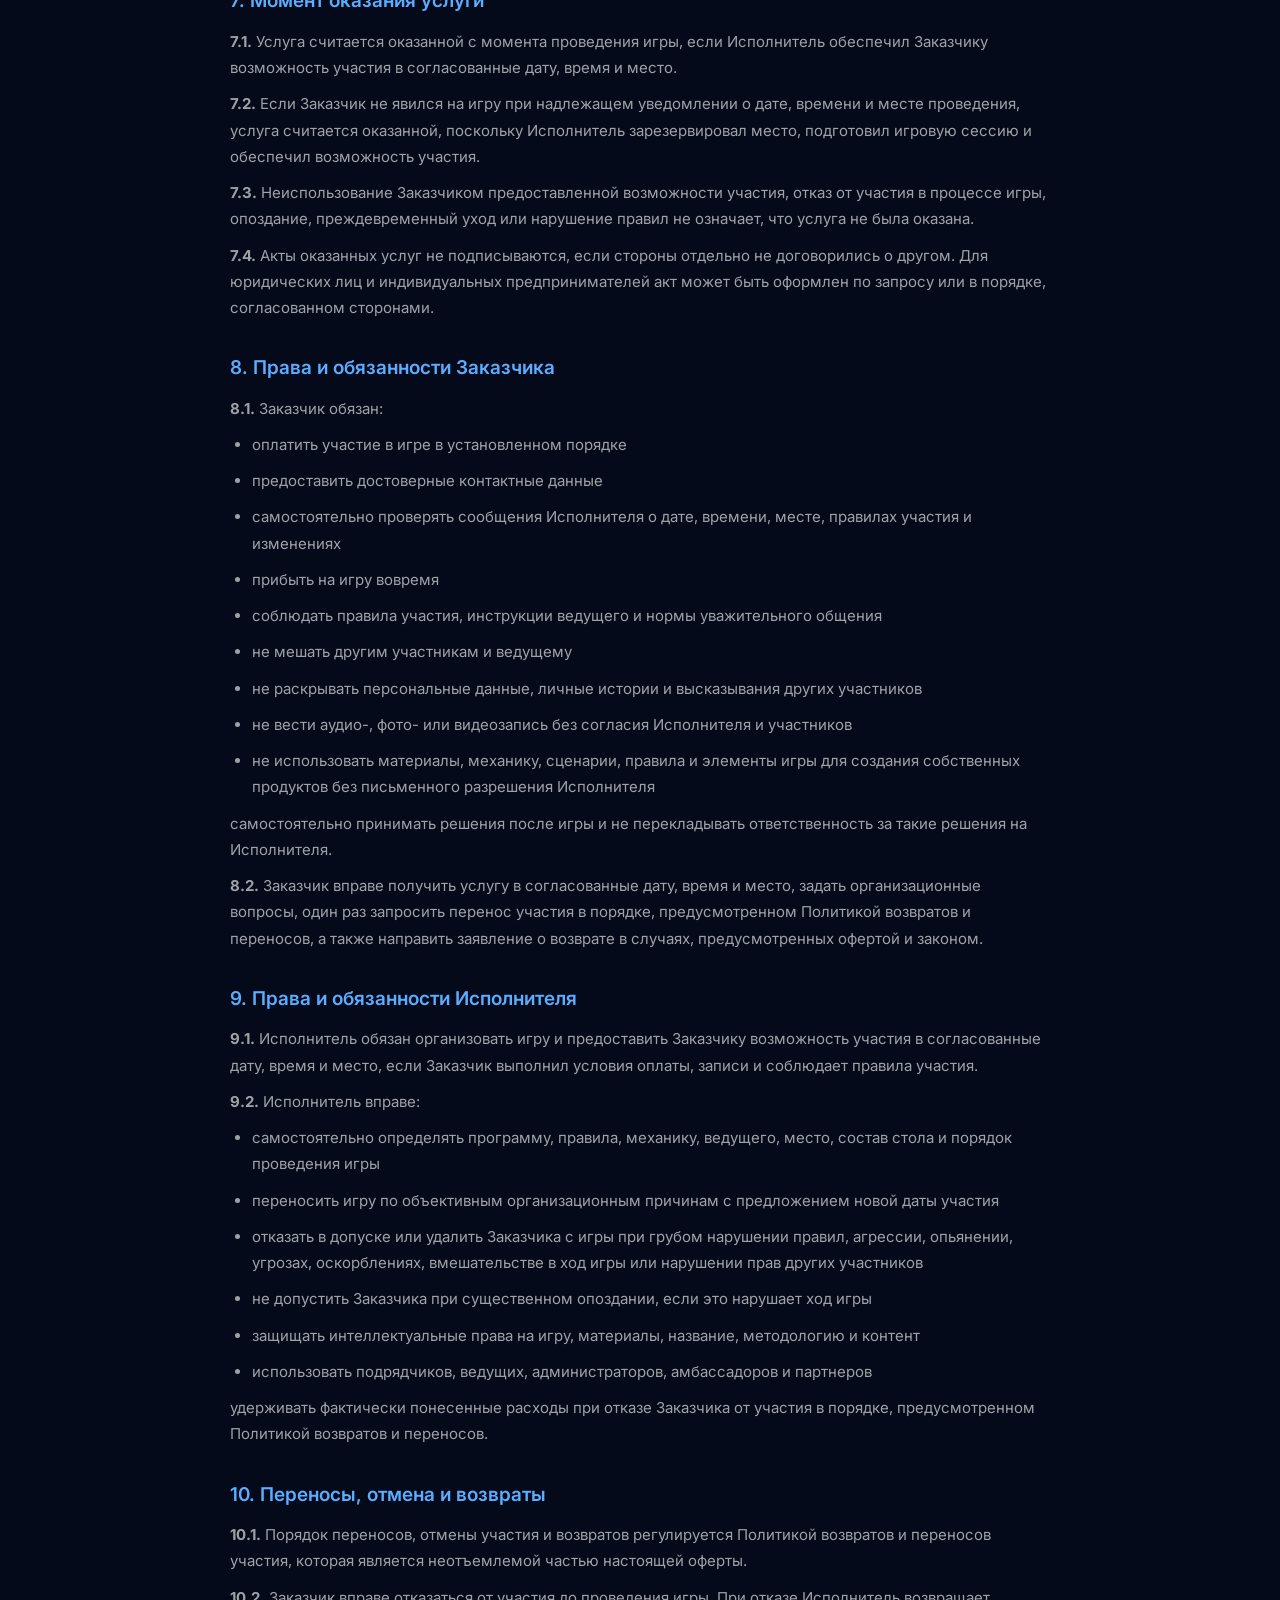
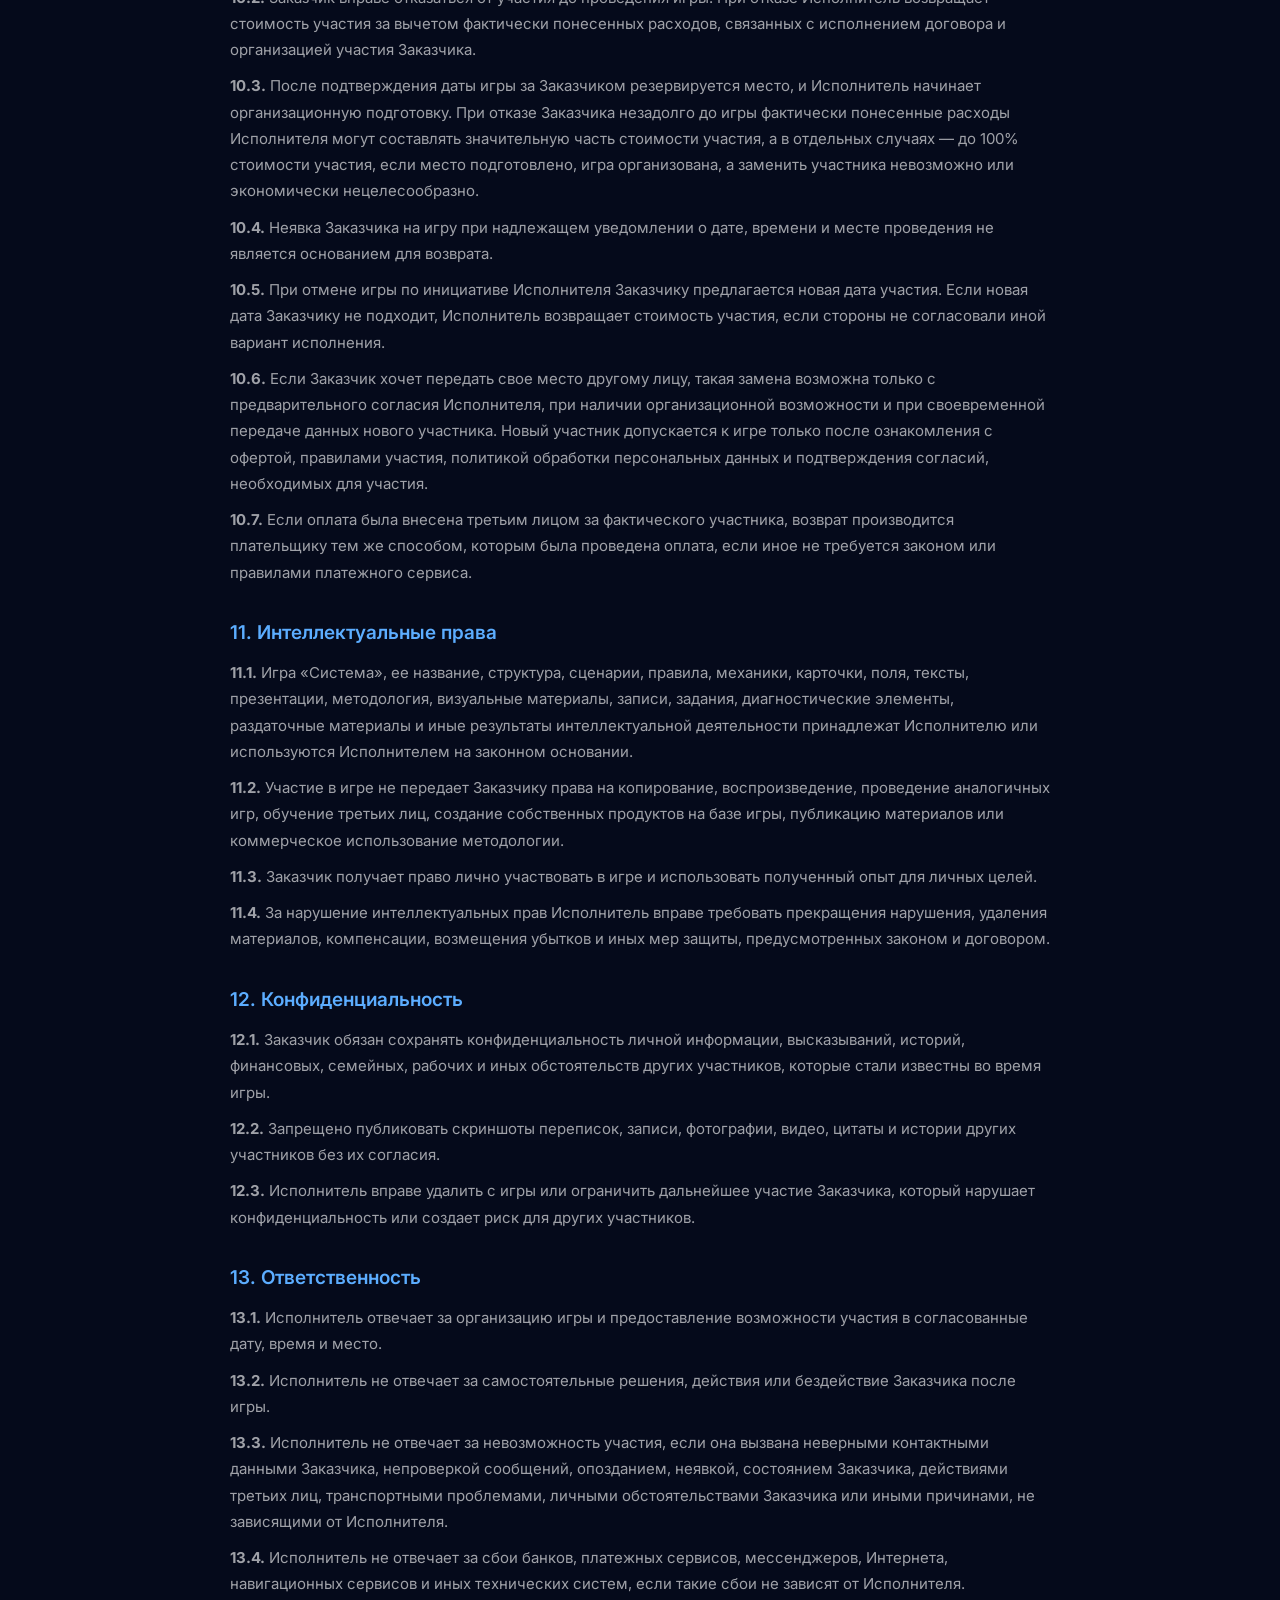
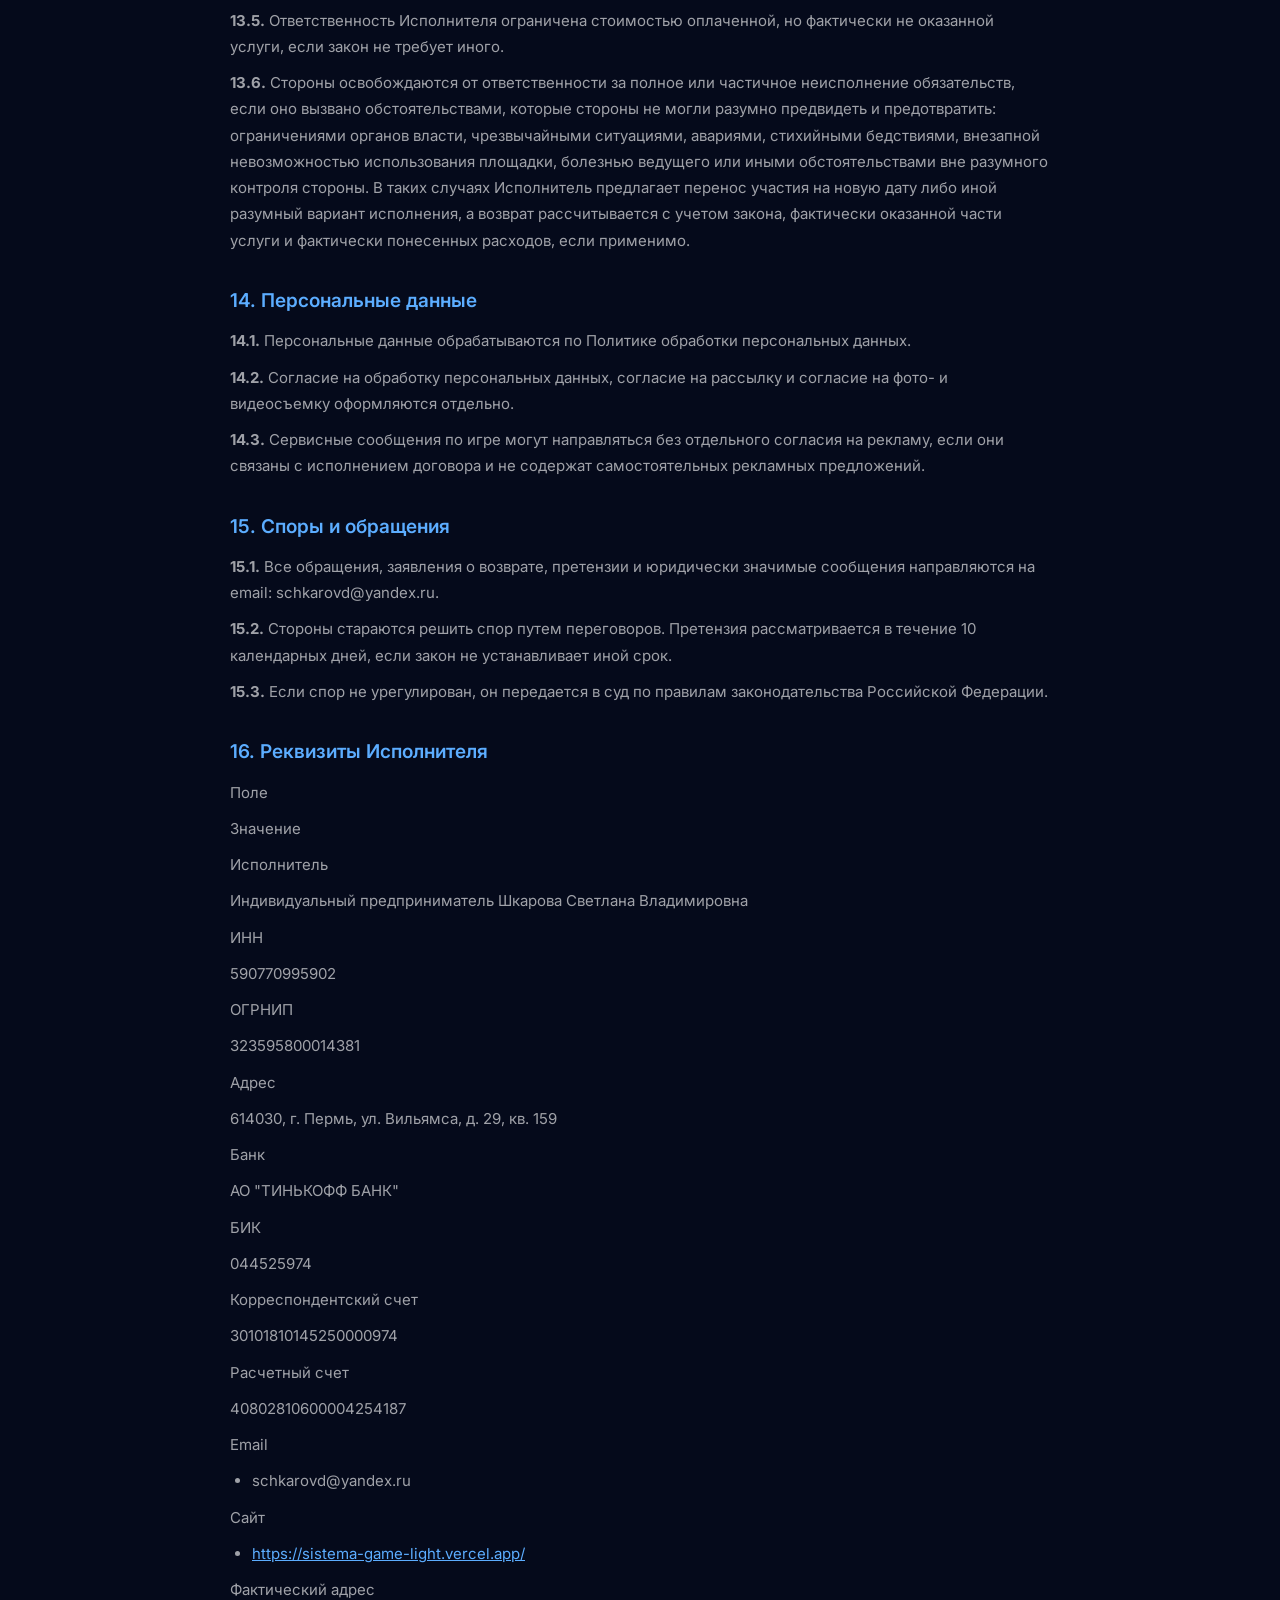
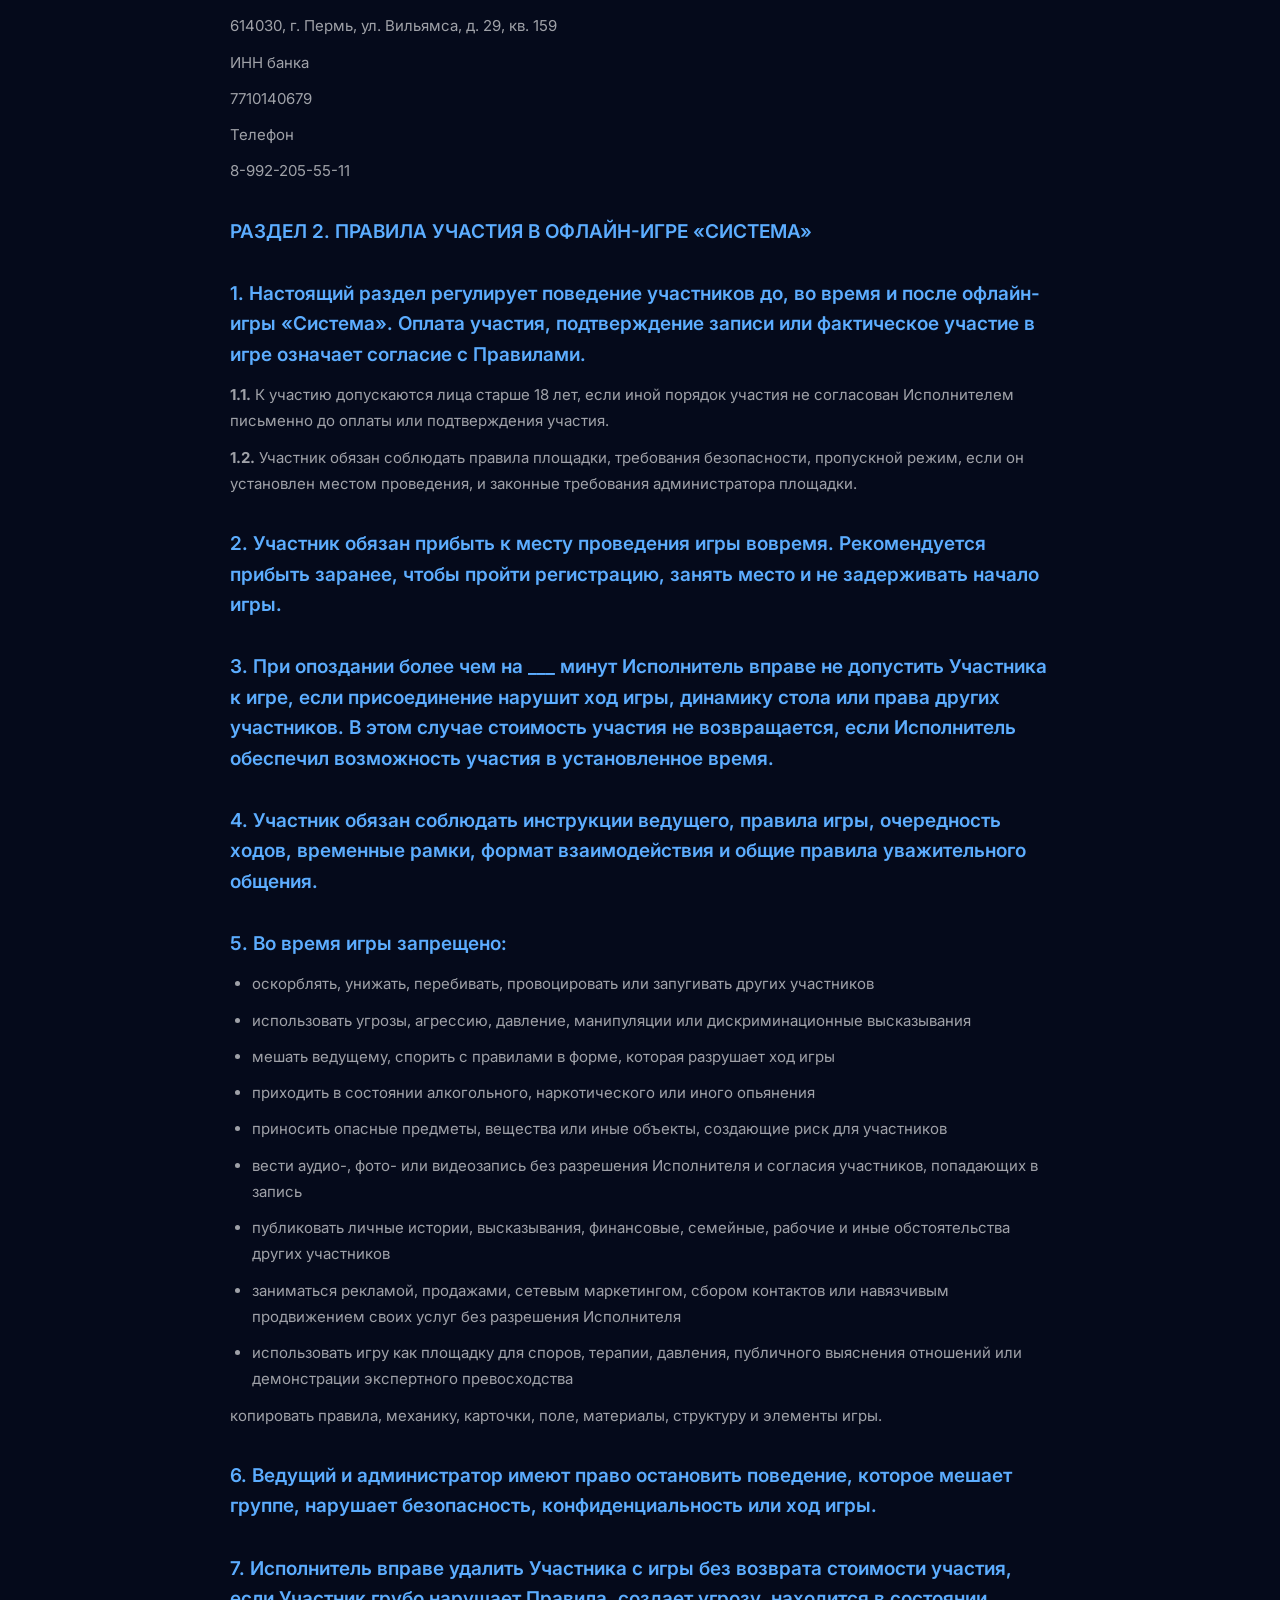
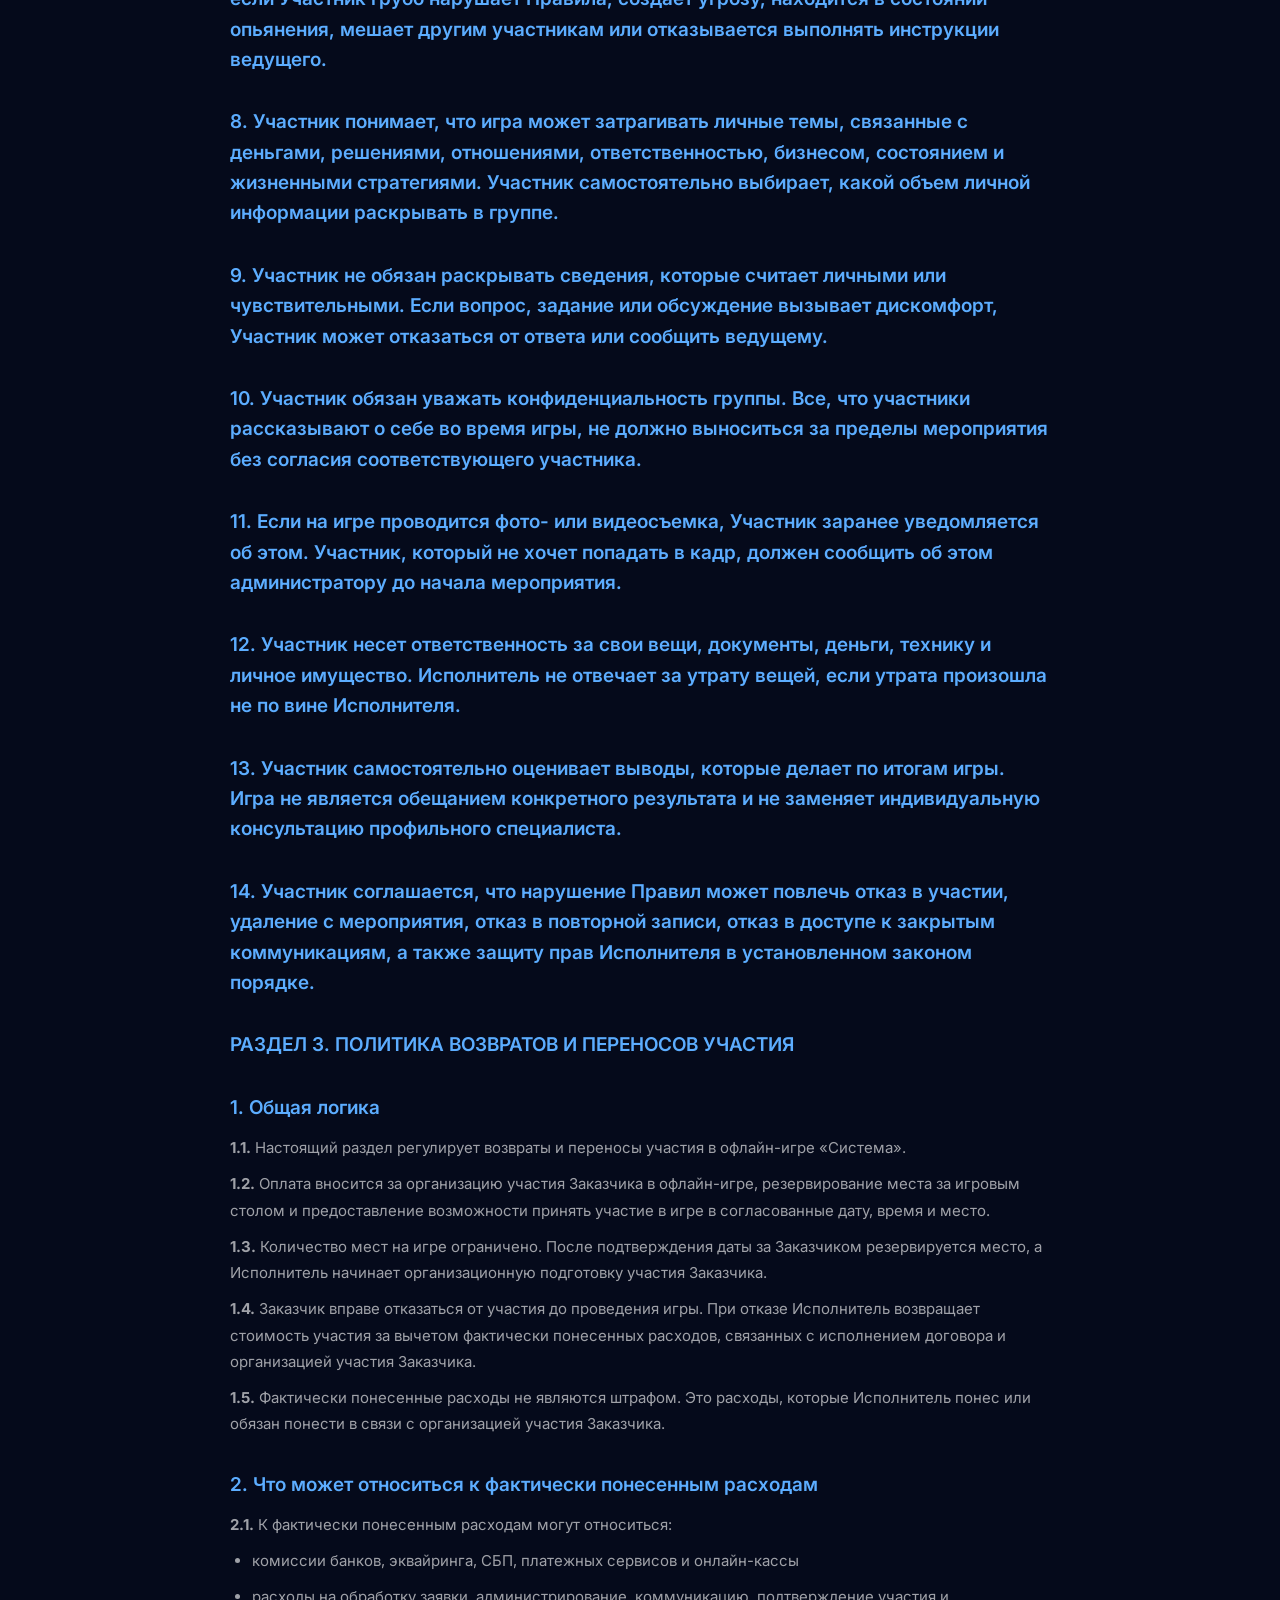
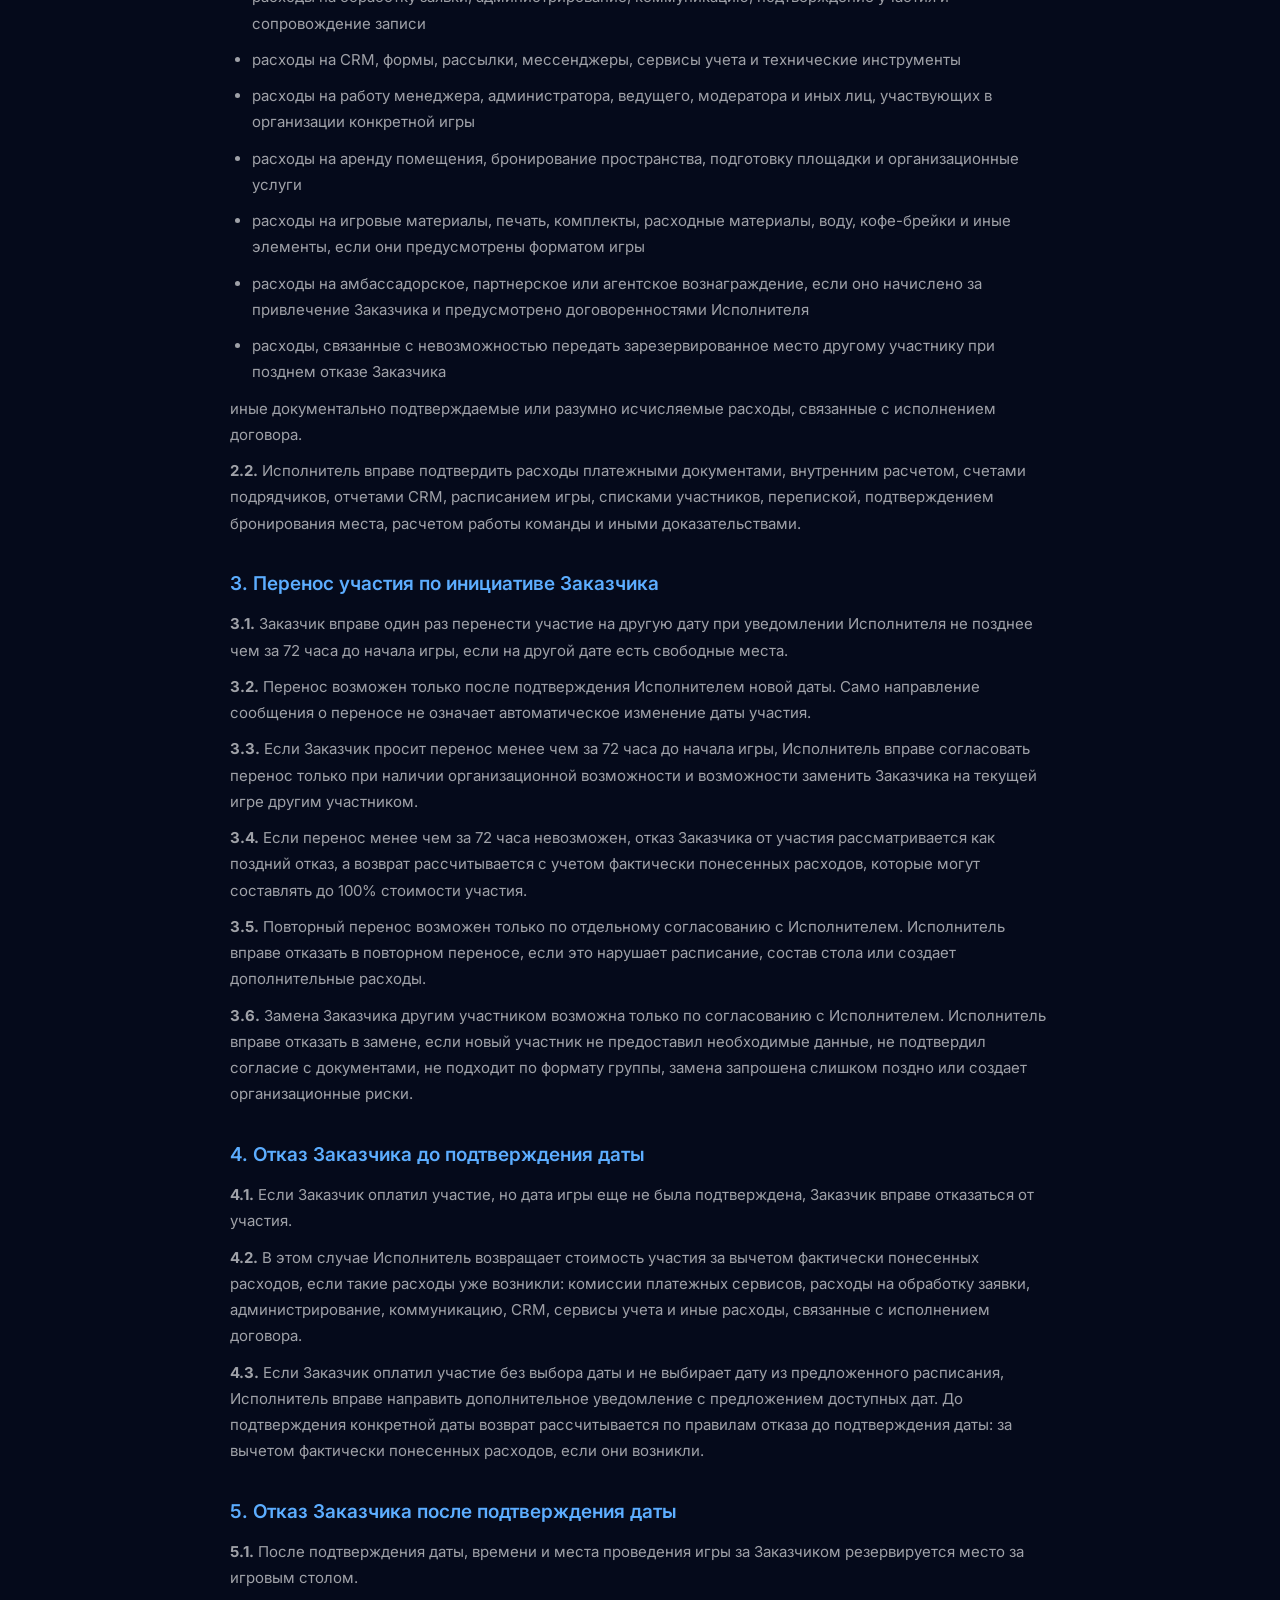
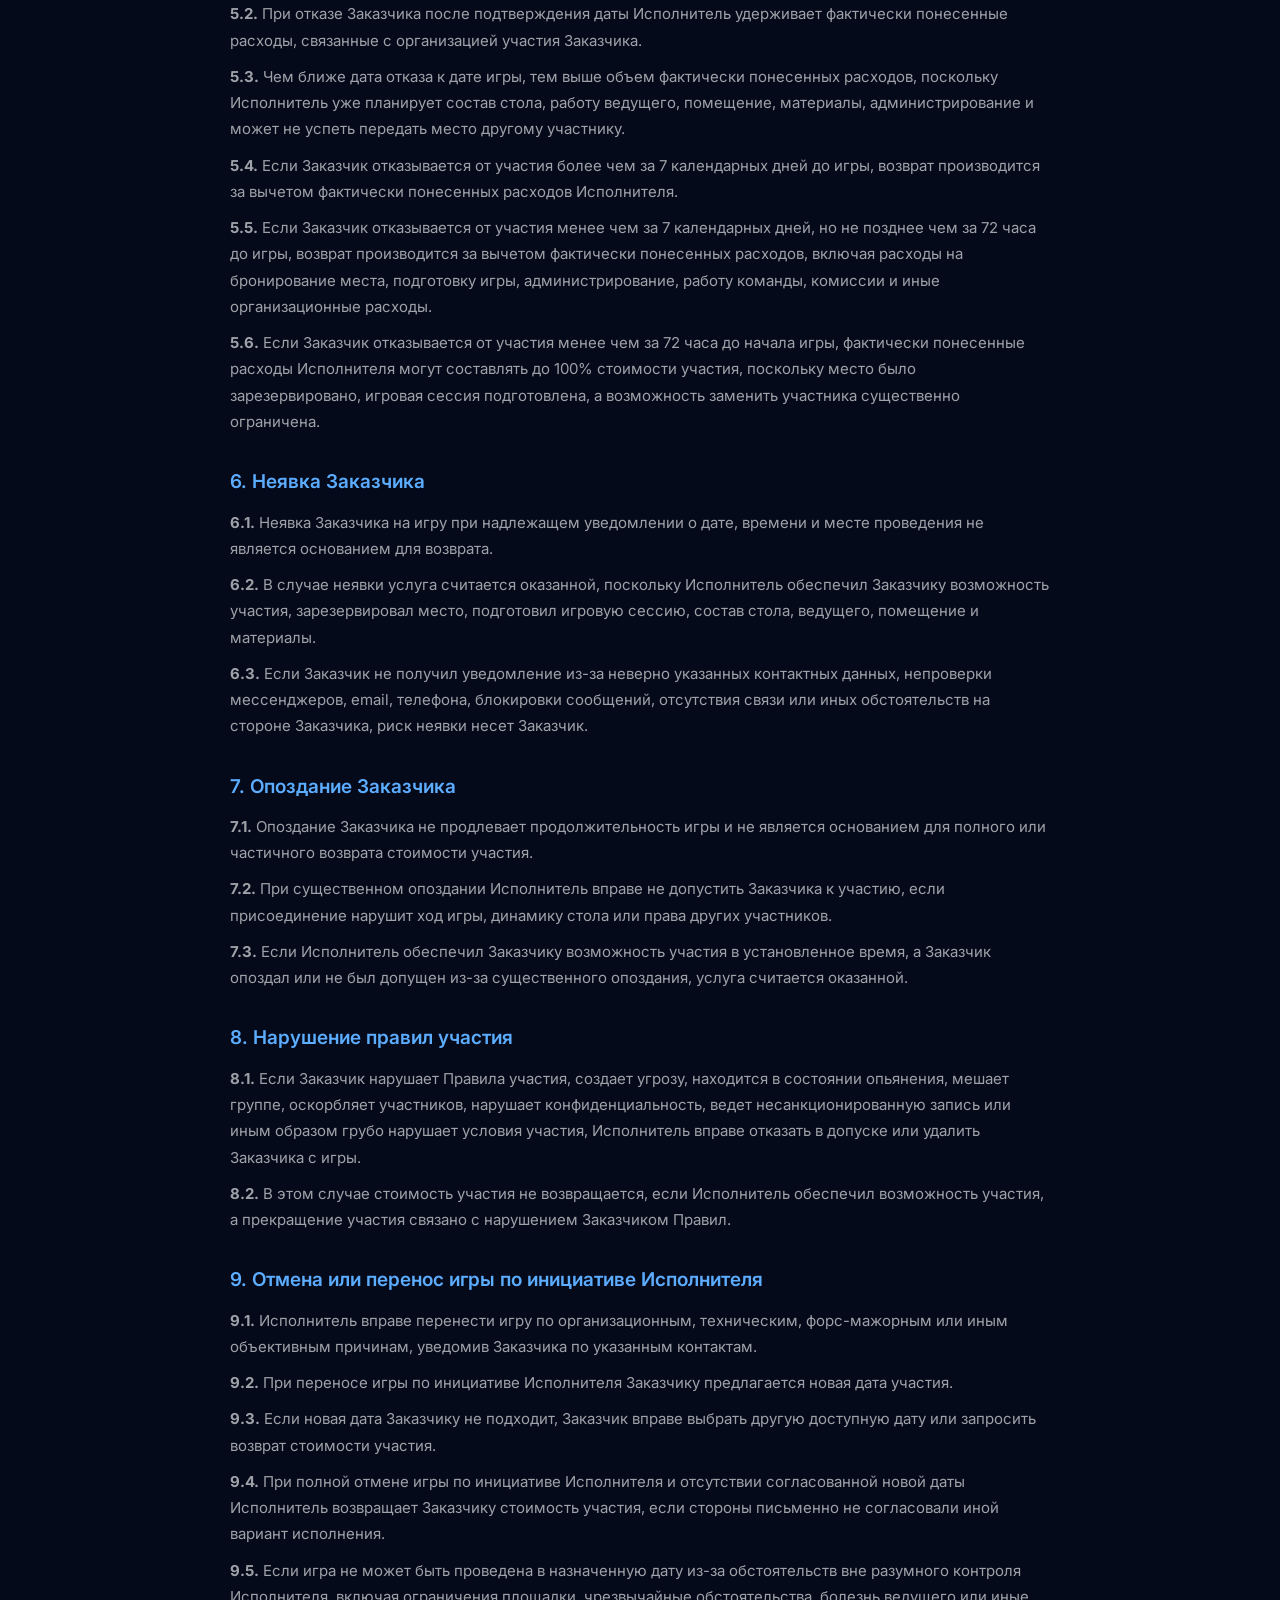
<file: legal/offer.html>
<!DOCTYPE html>
<html lang="ru">
<head>
  <meta charset="UTF-8">
  <meta name="viewport" content="width=device-width, initial-scale=1.0, viewport-fit=cover">
  <title>Публичная оферта — Игра «Система»</title>
  <link rel="preconnect" href="https://fonts.googleapis.com">
  <link rel="preconnect" href="https://fonts.gstatic.com" crossorigin>
  <link href="https://fonts.googleapis.com/css2?family=Inter:wght@400;500;600;700;800&display=swap" rel="stylesheet">
  <link rel="icon" href="../assets/logo.png" type="image/png">
  <link rel="stylesheet" href="../styles.css">
</head>
<body class="page-legal">
  <header class="header header--scrolled">
    <div class="container header__inner">
      <a href="../index.html" class="logo">
        <img src="../assets/logo.png" alt="Система" class="logo__img">
      </a>
      <a href="../index.html" class="btn btn--primary">На главную</a>
    </div>
  </header>
  <main class="legal">
    <div class="container legal__inner legal__inner--wide">
<h1 class="legal__title">ПУБЛИЧНАЯ ОФЕРТА на участие в офлайн-игре Дмитрия Шкарова «Система»</h1>
<p class="legal__lead">Единая редакция, включающая правила участия, возвраты и переносы, использование материалов, дисклеймер по результатам и условия фото-/видеосъемки.</p>
<div class="legal__meta">
<p>Редакция от 08.07.2026 г.</p>
<p>Исполнитель: Индивидуальный предприниматель Шкарова Светлана Владимировна</p>
<p>ИНН: 590770995902</p>
<p>ОГРНИП: 323595800014381</p>
<p>Сайт / страница записи: <a href="https://sistema-game-light.vercel.app/" target="_blank" rel="noopener">https://sistema-game-light.vercel.app/</a></p>
<p>Email для юридических обращений и возвратов: schkarovd@yandex.ru</p>
</div>
<section class="legal__section"><h2>Состав единой оферты</h2>
<p>Настоящий документ объединяет в одну публичную оферту следующие условия, которые являются едиными условиями договора между Исполнителем и Заказчиком / Участником:</p>
<ul>
<li>публичная оферта на участие в офлайн-игре «Система»</li>
<li>правила участия в офлайн-игре «Система»</li>
<li>политика возвратов и переносов участия</li>
<li>политика использования материалов, методологии, названия и контента</li>
<li>дисклеймер по результатам и самостоятельным решениям участника</li>
</ul>
<p>условия фото- и видеосъемки и использования изображения участника.</p>
<p>Если в тексте ниже используется слово «Политика», «Правила», «Дисклеймер» или «Согласие», соответствующий блок считается разделом настоящей единой оферты и применяется как часть договора, если из закона или существа конкретного согласия не требуется отдельное подтверждение.</p>
<h2>Навигация по документу</h2><ul class="legal__toc">
<li><a href="#razdel-1">РАЗДЕЛ 1. ОСНОВНЫЕ УСЛОВИЯ ПУБЛИЧНОЙ ОФЕРТЫ</a></li>
<li><a href="#razdel-2">РАЗДЕЛ 2. ПРАВИЛА УЧАСТИЯ В ОФЛАЙН-ИГРЕ «СИСТЕМА»</a></li>
<li><a href="#razdel-3">РАЗДЕЛ 3. ПОЛИТИКА ВОЗВРАТОВ И ПЕРЕНОСОВ УЧАСТИЯ</a></li>
<li><a href="#razdel-4">РАЗДЕЛ 4. ПОЛИТИКА ИСПОЛЬЗОВАНИЯ МАТЕРИАЛОВ, МЕТОДОЛОГИИ, НАЗВАНИЯ И КОНТЕНТА</a></li>
<li><a href="#razdel-5">РАЗДЕЛ 5. ДИСКЛЕЙМЕР ПО РЕЗУЛЬТАТАМ И САМОСТОЯТЕЛЬНЫМ РЕШЕНИЯМ УЧАСТНИКА</a></li>
<li><a href="#razdel-6">РАЗДЕЛ 6. СОГЛАСИЕ НА ФОТО- И ВИДЕОСЪЕМКУ И ИСПОЛЬЗОВАНИЕ ИЗОБРАЖЕНИЯ УЧАСТНИКА</a></li>
</ul>
</section>
<section class="legal__section" id="razdel-1"><h2 class="legal__chapter">РАЗДЕЛ 1. ОСНОВНЫЕ УСЛОВИЯ ПУБЛИЧНОЙ ОФЕРТЫ</h2>
</section>
<section class="legal__section"><h2>1. Общие положения</h2>
<p><strong>1.1.</strong> Индивидуальный предприниматель Шкарова Светлана Владимировна, ИНН 590770995902, ОГРНИП 323595800014381, адрес регистрации: 614030, г. Пермь, ул. Вильямса, д. 29, кв. 159, далее «Исполнитель», предлагает заключить договор на условиях настоящей публичной оферты.</p>
<p><strong>1.2.</strong> Оферта адресована физическим лицам, индивидуальным предпринимателям и юридическим лицам. Для простоты все они далее называются «Заказчик» или «Участник», если из контекста не следует иное.</p>
<p><strong>1.3.</strong> Акцептом оферты считается оплата участия в игре, внесение предоплаты, подтверждение бронирования места через ссылку оплаты, подписанная заявка или иное действие, прямо указанное Исполнителем как подтверждение участия.</p>
<p><strong>1.4.</strong> До оплаты Заказчик обязан ознакомиться с офертой, Политикой обработки персональных данных, Политикой возвратов и переносов участия, Правилами участия в игре, Политикой использования материалов и дисклеймером по результатам.</p>
<p><strong>1.5.</strong> Оплата означает, что Заказчик принимает условия оферты, понимает офлайн-формат игры, ограниченное количество мест, порядок переносов и возвратов, а также отсутствие гарантии конкретного финансового, личного, карьерного, семейного, управленческого или иного индивидуального результата.</p>
<p><strong>1.6.</strong> Оферта действует с даты публикации на сайте, странице записи или в ином канале Исполнителя. Исполнитель может обновлять оферту, но изменения не ухудшают условия уже оплаченного участия, если иное не требуется законом.</p>
<p><strong>1.7.</strong> Упоминание Дмитрия Шкарова в названии продукта, рекламе, материалах, соцсетях или коммуникации означает указание на автора, методолога, ведущего, публичное лицо проекта или привлеченного специалиста, если иное прямо не указано. Стороной договора и лицом, получающим оплату, является Исполнитель, указанный в настоящей оферте и реквизитах.</p>
<p><strong>1.8.</strong> Участие в игре допускается для лиц старше 18 лет, если Исполнитель письменно не согласовал иной порядок участия с законным представителем несовершеннолетнего.</p>
</section>
<section class="legal__section"><h2>2. Предмет договора</h2>
<p><strong>2.1.</strong> Исполнитель оказывает Заказчику услугу по организации участия в офлайн-игре Дмитрия Шкарова «Система».</p>
<p><strong>2.2.</strong> Услуга включает организацию игровой сессии, резервирование места Заказчика за игровым столом, подготовку ведущего, пространства, игровых материалов, правил, администрирования, коммуникации с участником и предоставление Заказчику возможности принять участие в игре в согласованные дату, время и место.</p>
<p><strong>2.3.</strong> Конкретные дата, время, адрес, продолжительность, формат участия, количество мест, стоимость и иные существенные условия указываются на сайте, странице записи, в форме оплаты, сообщении менеджера, подтверждении бронирования или ином канале Исполнителя.</p>
<p><strong>2.4.</strong> Игра проводится очно. Если отдельная игровая сессия проводится в ином формате, это должно быть прямо указано на странице записи или в подтверждении участия.</p>
<p><strong>2.5.</strong> Оплата участия не является оплатой цифрового курса, уроков, образовательной платформы или постоянного доступа к материалам, если такие элементы прямо не указаны как отдельная часть тарифа.</p>
<p><strong>2.6.</strong> Участие в игре является личным. Передача места другому лицу возможна только с письменного согласия Исполнителя и при условии своевременного предоставления данных нового участника.</p>
</section>
<section class="legal__section"><h2>3. Статус игры и отсутствие гарантии результата</h2>
<p><strong>3.1.</strong> Игра «Система» является авторской офлайн-игрой, деловой игровой практикой и групповым мероприятием, направленным на наблюдение за решениями, паттернами поведения, стратегиями взаимодействия с ресурсами, деньгами, отношениями, состоянием, окружением и личной ответственностью.</p>
<p><strong>3.2.</strong> Игра не является индивидуальной финансовой, инвестиционной, юридической, налоговой, психологической или терапевтической консультацией. Исполнитель не принимает решения за Заказчика и не несет ответственность за самостоятельные действия Заказчика после игры.</p>
<p><strong>3.3.</strong> Исполнитель не гарантирует увеличение дохода, рост капитала, улучшение отношений, здоровья, бизнеса, карьеры, уровня энергии, личной эффективности или иных индивидуальных показателей.</p>
<p><strong>3.4.</strong> Любые примеры, отзывы, истории участников, игровые ситуации и разборы являются иллюстрацией опыта и не означают обещание аналогичного результата для Заказчика.</p>
<p><strong>3.5.</strong> Заказчик самостоятельно оценивает полученный игровой опыт и принимает решения о том, как использовать выводы после игры.</p>
</section>
<section class="legal__section"><h2>4. Порядок оплаты</h2>
<p><strong>4.1.</strong> Стоимость участия указывается на сайте, странице оплаты, в платежной форме, сообщении Исполнителя или в индивидуальном счете.</p>
<p><strong>4.2.</strong> Участие оплачивается на условиях 100% предоплаты, если Исполнитель прямо не согласовал иной порядок оплаты.</p>
<p><strong>4.3.</strong> Датой оплаты считается дата зачисления денежных средств на счет Исполнителя или дата подтверждения успешной оплаты платежным сервисом.</p>
<p><strong>4.4.</strong> Исполнитель вправе использовать эквайринг, СБП, банковский перевод, платежные ссылки, онлайн-кассу, наличную оплату в случаях, допустимых законом, и иные законные способы приема оплаты.</p>
<p><strong>4.5.</strong> Полные данные банковских карт Исполнитель не хранит. Их обрабатывает банк или платежный сервис.</p>
<p><strong>4.6.</strong> Если Заказчик оплачивает участие через амбассадора, партнера, менеджера или третье лицо, условия настоящей оферты все равно применяются к участию в игре, если иное прямо не согласовано с Исполнителем.</p>
<p><strong>4.7.</strong> При получении оплаты Исполнитель формирует и направляет Заказчику кассовый чек в случаях и порядке, предусмотренных законодательством Российской Федерации о применении контрольно-кассовой техники.</p>
<p><strong>4.8.</strong> Если Исполнитель принимает предоплату, бронь или частичную оплату, такая сумма засчитывается в стоимость участия. При отказе Заказчика от участия она возвращается по правилам настоящей оферты и Политики возвратов и переносов: за вычетом фактически понесенных расходов Исполнителя, связанных с организацией участия Заказчика. Предоплата не является штрафом или самостоятельной невозвратной суммой.</p>
</section>
<section class="legal__section"><h2>5. Подтверждение даты и бронирование места</h2>
<p><strong>5.1.</strong> После оплаты или согласования участия Исполнитель подтверждает Заказчику дату, время и место проведения игры либо предлагает выбрать доступную дату из расписания.</p>
<p><strong>5.2.</strong> С момента подтверждения даты, времени и места проведения игры за Заказчиком резервируется место за игровым столом.</p>
<p><strong>5.3.</strong> Количество мест на игре ограничено. Резервирование места Заказчика может означать, что Исполнитель отказывает другим потенциальным участникам в записи на эту игровую сессию или ограничивает продажу мест.</p>
<p><strong>5.4.</strong> После резервирования места Исполнитель начинает организационную подготовку участия Заказчика, включая администрирование, коммуникацию, планирование состава стола, подготовку ведущего, материалов, помещения и иных организационных элементов.</p>
<p><strong>5.5.</strong> Заказчик обязан самостоятельно проверить правильность указанных контактных данных. Если Заказчик указал неверный телефон, email, Telegram или иной контакт, риск неполучения уведомлений несет Заказчик.</p>
<p><strong>5.6.</strong> Если Заказчик оплатил участие без выбора конкретной даты, он обязан выбрать дату из доступного расписания в течение срока, указанного на странице продажи, в подтверждении оплаты или в сообщении Исполнителя. Если такой срок не указан, рекомендуется установить его до публикации оферты. Если Заказчик длительное время не выбирает дату или не отвечает на сообщения Исполнителя, Исполнитель вправе направить Заказчику дополнительное уведомление и предложить доступные даты участия.</p>
</section>
<section class="legal__section"><h2>6. Порядок проведения игры</h2>
<p><strong>6.1.</strong> Игра проводится в дату, время и месте, указанных в подтверждении участия, если стороны не согласовали перенос.</p>
<p><strong>6.2.</strong> Заказчик обязан прибыть к месту проведения заранее или ко времени сбора, указанному Исполнителем.</p>
<p><strong>6.3.</strong> Исполнитель вправе не допустить Заказчика к участию при существенном опоздании, если присоединение Заказчика нарушит ход игры, динамику стола, права других участников или правила мероприятия.</p>
<p><strong>6.4.</strong> Продолжительность игры не продлевается из-за опоздания Заказчика.</p>
<p><strong>6.5.</strong> Исполнитель вправе менять рассадку, состав стола, порядок этапов игры и организационные детали, если это не лишает Заказчика возможности участия в игре.</p>
<p><strong>6.6.</strong> Исполнитель вправе привлекать ведущих, администраторов, модераторов, фотографов, видеографов, подрядчиков, партнеров и иных лиц для организации и проведения игры.</p>
</section>
<section class="legal__section"><h2>7. Момент оказания услуги</h2>
<p><strong>7.1.</strong> Услуга считается оказанной с момента проведения игры, если Исполнитель обеспечил Заказчику возможность участия в согласованные дату, время и место.</p>
<p><strong>7.2.</strong> Если Заказчик не явился на игру при надлежащем уведомлении о дате, времени и месте проведения, услуга считается оказанной, поскольку Исполнитель зарезервировал место, подготовил игровую сессию и обеспечил возможность участия.</p>
<p><strong>7.3.</strong> Неиспользование Заказчиком предоставленной возможности участия, отказ от участия в процессе игры, опоздание, преждевременный уход или нарушение правил не означает, что услуга не была оказана.</p>
<p><strong>7.4.</strong> Акты оказанных услуг не подписываются, если стороны отдельно не договорились о другом. Для юридических лиц и индивидуальных предпринимателей акт может быть оформлен по запросу или в порядке, согласованном сторонами.</p>
</section>
<section class="legal__section"><h2>8. Права и обязанности Заказчика</h2>
<p><strong>8.1.</strong> Заказчик обязан:</p>
<ul>
<li>оплатить участие в игре в установленном порядке</li>
<li>предоставить достоверные контактные данные</li>
<li>самостоятельно проверять сообщения Исполнителя о дате, времени, месте, правилах участия и изменениях</li>
<li>прибыть на игру вовремя</li>
<li>соблюдать правила участия, инструкции ведущего и нормы уважительного общения</li>
<li>не мешать другим участникам и ведущему</li>
<li>не раскрывать персональные данные, личные истории и высказывания других участников</li>
<li>не вести аудио-, фото- или видеозапись без согласия Исполнителя и участников</li>
<li>не использовать материалы, механику, сценарии, правила и элементы игры для создания собственных продуктов без письменного разрешения Исполнителя</li>
</ul>
<p>самостоятельно принимать решения после игры и не перекладывать ответственность за такие решения на Исполнителя.</p>
<p><strong>8.2.</strong> Заказчик вправе получить услугу в согласованные дату, время и место, задать организационные вопросы, один раз запросить перенос участия в порядке, предусмотренном Политикой возвратов и переносов, а также направить заявление о возврате в случаях, предусмотренных офертой и законом.</p>
</section>
<section class="legal__section"><h2>9. Права и обязанности Исполнителя</h2>
<p><strong>9.1.</strong> Исполнитель обязан организовать игру и предоставить Заказчику возможность участия в согласованные дату, время и место, если Заказчик выполнил условия оплаты, записи и соблюдает правила участия.</p>
<p><strong>9.2.</strong> Исполнитель вправе:</p>
<ul>
<li>самостоятельно определять программу, правила, механику, ведущего, место, состав стола и порядок проведения игры</li>
<li>переносить игру по объективным организационным причинам с предложением новой даты участия</li>
<li>отказать в допуске или удалить Заказчика с игры при грубом нарушении правил, агрессии, опьянении, угрозах, оскорблениях, вмешательстве в ход игры или нарушении прав других участников</li>
<li>не допустить Заказчика при существенном опоздании, если это нарушает ход игры</li>
<li>защищать интеллектуальные права на игру, материалы, название, методологию и контент</li>
<li>использовать подрядчиков, ведущих, администраторов, амбассадоров и партнеров</li>
</ul>
<p>удерживать фактически понесенные расходы при отказе Заказчика от участия в порядке, предусмотренном Политикой возвратов и переносов.</p>
</section>
<section class="legal__section"><h2>10. Переносы, отмена и возвраты</h2>
<p><strong>10.1.</strong> Порядок переносов, отмены участия и возвратов регулируется Политикой возвратов и переносов участия, которая является неотъемлемой частью настоящей оферты.</p>
<p><strong>10.2.</strong> Заказчик вправе отказаться от участия до проведения игры. При отказе Исполнитель возвращает стоимость участия за вычетом фактически понесенных расходов, связанных с исполнением договора и организацией участия Заказчика.</p>
<p><strong>10.3.</strong> После подтверждения даты игры за Заказчиком резервируется место, и Исполнитель начинает организационную подготовку. При отказе Заказчика незадолго до игры фактически понесенные расходы Исполнителя могут составлять значительную часть стоимости участия, а в отдельных случаях — до 100% стоимости участия, если место подготовлено, игра организована, а заменить участника невозможно или экономически нецелесообразно.</p>
<p><strong>10.4.</strong> Неявка Заказчика на игру при надлежащем уведомлении о дате, времени и месте проведения не является основанием для возврата.</p>
<p><strong>10.5.</strong> При отмене игры по инициативе Исполнителя Заказчику предлагается новая дата участия. Если новая дата Заказчику не подходит, Исполнитель возвращает стоимость участия, если стороны не согласовали иной вариант исполнения.</p>
<p><strong>10.6.</strong> Если Заказчик хочет передать свое место другому лицу, такая замена возможна только с предварительного согласия Исполнителя, при наличии организационной возможности и при своевременной передаче данных нового участника. Новый участник допускается к игре только после ознакомления с офертой, правилами участия, политикой обработки персональных данных и подтверждения согласий, необходимых для участия.</p>
<p><strong>10.7.</strong> Если оплата была внесена третьим лицом за фактического участника, возврат производится плательщику тем же способом, которым была проведена оплата, если иное не требуется законом или правилами платежного сервиса.</p>
</section>
<section class="legal__section"><h2>11. Интеллектуальные права</h2>
<p><strong>11.1.</strong> Игра «Система», ее название, структура, сценарии, правила, механики, карточки, поля, тексты, презентации, методология, визуальные материалы, записи, задания, диагностические элементы, раздаточные материалы и иные результаты интеллектуальной деятельности принадлежат Исполнителю или используются Исполнителем на законном основании.</p>
<p><strong>11.2.</strong> Участие в игре не передает Заказчику права на копирование, воспроизведение, проведение аналогичных игр, обучение третьих лиц, создание собственных продуктов на базе игры, публикацию материалов или коммерческое использование методологии.</p>
<p><strong>11.3.</strong> Заказчик получает право лично участвовать в игре и использовать полученный опыт для личных целей.</p>
<p><strong>11.4.</strong> За нарушение интеллектуальных прав Исполнитель вправе требовать прекращения нарушения, удаления материалов, компенсации, возмещения убытков и иных мер защиты, предусмотренных законом и договором.</p>
</section>
<section class="legal__section"><h2>12. Конфиденциальность</h2>
<p><strong>12.1.</strong> Заказчик обязан сохранять конфиденциальность личной информации, высказываний, историй, финансовых, семейных, рабочих и иных обстоятельств других участников, которые стали известны во время игры.</p>
<p><strong>12.2.</strong> Запрещено публиковать скриншоты переписок, записи, фотографии, видео, цитаты и истории других участников без их согласия.</p>
<p><strong>12.3.</strong> Исполнитель вправе удалить с игры или ограничить дальнейшее участие Заказчика, который нарушает конфиденциальность или создает риск для других участников.</p>
</section>
<section class="legal__section"><h2>13. Ответственность</h2>
<p><strong>13.1.</strong> Исполнитель отвечает за организацию игры и предоставление возможности участия в согласованные дату, время и место.</p>
<p><strong>13.2.</strong> Исполнитель не отвечает за самостоятельные решения, действия или бездействие Заказчика после игры.</p>
<p><strong>13.3.</strong> Исполнитель не отвечает за невозможность участия, если она вызвана неверными контактными данными Заказчика, непроверкой сообщений, опозданием, неявкой, состоянием Заказчика, действиями третьих лиц, транспортными проблемами, личными обстоятельствами Заказчика или иными причинами, не зависящими от Исполнителя.</p>
<p><strong>13.4.</strong> Исполнитель не отвечает за сбои банков, платежных сервисов, мессенджеров, Интернета, навигационных сервисов и иных технических систем, если такие сбои не зависят от Исполнителя.</p>
<p><strong>13.5.</strong> Ответственность Исполнителя ограничена стоимостью оплаченной, но фактически не оказанной услуги, если закон не требует иного.</p>
<p><strong>13.6.</strong> Стороны освобождаются от ответственности за полное или частичное неисполнение обязательств, если оно вызвано обстоятельствами, которые стороны не могли разумно предвидеть и предотвратить: ограничениями органов власти, чрезвычайными ситуациями, авариями, стихийными бедствиями, внезапной невозможностью использования площадки, болезнью ведущего или иными обстоятельствами вне разумного контроля стороны. В таких случаях Исполнитель предлагает перенос участия на новую дату либо иной разумный вариант исполнения, а возврат рассчитывается с учетом закона, фактически оказанной части услуги и фактически понесенных расходов, если применимо.</p>
</section>
<section class="legal__section"><h2>14. Персональные данные</h2>
<p><strong>14.1.</strong> Персональные данные обрабатываются по Политике обработки персональных данных.</p>
<p><strong>14.2.</strong> Согласие на обработку персональных данных, согласие на рассылку и согласие на фото- и видеосъемку оформляются отдельно.</p>
<p><strong>14.3.</strong> Сервисные сообщения по игре могут направляться без отдельного согласия на рекламу, если они связаны с исполнением договора и не содержат самостоятельных рекламных предложений.</p>
</section>
<section class="legal__section"><h2>15. Споры и обращения</h2>
<p><strong>15.1.</strong> Все обращения, заявления о возврате, претензии и юридически значимые сообщения направляются на email: schkarovd@yandex.ru.</p>
<p><strong>15.2.</strong> Стороны стараются решить спор путем переговоров. Претензия рассматривается в течение 10 календарных дней, если закон не устанавливает иной срок.</p>
<p><strong>15.3.</strong> Если спор не урегулирован, он передается в суд по правилам законодательства Российской Федерации.</p>
</section>
<section class="legal__section"><h2>16. Реквизиты Исполнителя</h2>
<p>Поле</p>
<p>Значение</p>
<p>Исполнитель</p>
<p>Индивидуальный предприниматель Шкарова Светлана Владимировна</p>
<p>ИНН</p>
<p>590770995902</p>
<p>ОГРНИП</p>
<p>323595800014381</p>
<p>Адрес</p>
<p>614030, г. Пермь, ул. Вильямса, д. 29, кв. 159</p>
<p>Банк</p>
<p>АО &quot;ТИНЬКОФФ БАНК&quot;</p>
<p>БИК</p>
<p>044525974</p>
<p>Корреспондентский счет</p>
<p>30101810145250000974</p>
<p>Расчетный счет</p>
<p>40802810600004254187</p>
<p>Email</p>
<ul>
<li>schkarovd@yandex.ru</li>
</ul>
<p>Сайт</p>
<ul>
<li><a href="https://sistema-game-light.vercel.app/" target="_blank" rel="noopener">https://sistema-game-light.vercel.app/</a></li>
</ul>
<p>Фактический адрес</p>
<p>614030, г. Пермь, ул. Вильямса, д. 29, кв. 159</p>
<p>ИНН банка</p>
<p>7710140679</p>
<p>Телефон</p>
<p>8-992-205-55-11</p>
</section>
<section class="legal__section" id="razdel-2"><h2 class="legal__chapter">РАЗДЕЛ 2. ПРАВИЛА УЧАСТИЯ В ОФЛАЙН-ИГРЕ «СИСТЕМА»</h2>
</section>
<section class="legal__section"><h2>1. Настоящий раздел регулирует поведение участников до, во время и после офлайн-игры «Система». Оплата участия, подтверждение записи или фактическое участие в игре означает согласие с Правилами.</h2>
<p><strong>1.1.</strong> К участию допускаются лица старше 18 лет, если иной порядок участия не согласован Исполнителем письменно до оплаты или подтверждения участия.</p>
<p><strong>1.2.</strong> Участник обязан соблюдать правила площадки, требования безопасности, пропускной режим, если он установлен местом проведения, и законные требования администратора площадки.</p>
</section>
<section class="legal__section"><h2>2. Участник обязан прибыть к месту проведения игры вовремя. Рекомендуется прибыть заранее, чтобы пройти регистрацию, занять место и не задерживать начало игры.</h2>
</section>
<section class="legal__section"><h2>3. При опоздании более чем на ___ минут Исполнитель вправе не допустить Участника к игре, если присоединение нарушит ход игры, динамику стола или права других участников. В этом случае стоимость участия не возвращается, если Исполнитель обеспечил возможность участия в установленное время.</h2>
</section>
<section class="legal__section"><h2>4. Участник обязан соблюдать инструкции ведущего, правила игры, очередность ходов, временные рамки, формат взаимодействия и общие правила уважительного общения.</h2>
</section>
<section class="legal__section"><h2>5. Во время игры запрещено:</h2>
<ul>
<li>оскорблять, унижать, перебивать, провоцировать или запугивать других участников</li>
<li>использовать угрозы, агрессию, давление, манипуляции или дискриминационные высказывания</li>
<li>мешать ведущему, спорить с правилами в форме, которая разрушает ход игры</li>
<li>приходить в состоянии алкогольного, наркотического или иного опьянения</li>
<li>приносить опасные предметы, вещества или иные объекты, создающие риск для участников</li>
<li>вести аудио-, фото- или видеозапись без разрешения Исполнителя и согласия участников, попадающих в запись</li>
<li>публиковать личные истории, высказывания, финансовые, семейные, рабочие и иные обстоятельства других участников</li>
<li>заниматься рекламой, продажами, сетевым маркетингом, сбором контактов или навязчивым продвижением своих услуг без разрешения Исполнителя</li>
<li>использовать игру как площадку для споров, терапии, давления, публичного выяснения отношений или демонстрации экспертного превосходства</li>
</ul>
<p>копировать правила, механику, карточки, поле, материалы, структуру и элементы игры.</p>
</section>
<section class="legal__section"><h2>6. Ведущий и администратор имеют право остановить поведение, которое мешает группе, нарушает безопасность, конфиденциальность или ход игры.</h2>
</section>
<section class="legal__section"><h2>7. Исполнитель вправе удалить Участника с игры без возврата стоимости участия, если Участник грубо нарушает Правила, создает угрозу, находится в состоянии опьянения, мешает другим участникам или отказывается выполнять инструкции ведущего.</h2>
</section>
<section class="legal__section"><h2>8. Участник понимает, что игра может затрагивать личные темы, связанные с деньгами, решениями, отношениями, ответственностью, бизнесом, состоянием и жизненными стратегиями. Участник самостоятельно выбирает, какой объем личной информации раскрывать в группе.</h2>
</section>
<section class="legal__section"><h2>9. Участник не обязан раскрывать сведения, которые считает личными или чувствительными. Если вопрос, задание или обсуждение вызывает дискомфорт, Участник может отказаться от ответа или сообщить ведущему.</h2>
</section>
<section class="legal__section"><h2>10. Участник обязан уважать конфиденциальность группы. Все, что участники рассказывают о себе во время игры, не должно выноситься за пределы мероприятия без согласия соответствующего участника.</h2>
</section>
<section class="legal__section"><h2>11. Если на игре проводится фото- или видеосъемка, Участник заранее уведомляется об этом. Участник, который не хочет попадать в кадр, должен сообщить об этом администратору до начала мероприятия.</h2>
</section>
<section class="legal__section"><h2>12. Участник несет ответственность за свои вещи, документы, деньги, технику и личное имущество. Исполнитель не отвечает за утрату вещей, если утрата произошла не по вине Исполнителя.</h2>
</section>
<section class="legal__section"><h2>13. Участник самостоятельно оценивает выводы, которые делает по итогам игры. Игра не является обещанием конкретного результата и не заменяет индивидуальную консультацию профильного специалиста.</h2>
</section>
<section class="legal__section"><h2>14. Участник соглашается, что нарушение Правил может повлечь отказ в участии, удаление с мероприятия, отказ в повторной записи, отказ в доступе к закрытым коммуникациям, а также защиту прав Исполнителя в установленном законом порядке.</h2>
</section>
<section class="legal__section" id="razdel-3"><h2 class="legal__chapter">РАЗДЕЛ 3. ПОЛИТИКА ВОЗВРАТОВ И ПЕРЕНОСОВ УЧАСТИЯ</h2>
</section>
<section class="legal__section"><h2>1. Общая логика</h2>
<p><strong>1.1.</strong> Настоящий раздел регулирует возвраты и переносы участия в офлайн-игре «Система».</p>
<p><strong>1.2.</strong> Оплата вносится за организацию участия Заказчика в офлайн-игре, резервирование места за игровым столом и предоставление возможности принять участие в игре в согласованные дату, время и место.</p>
<p><strong>1.3.</strong> Количество мест на игре ограничено. После подтверждения даты за Заказчиком резервируется место, а Исполнитель начинает организационную подготовку участия Заказчика.</p>
<p><strong>1.4.</strong> Заказчик вправе отказаться от участия до проведения игры. При отказе Исполнитель возвращает стоимость участия за вычетом фактически понесенных расходов, связанных с исполнением договора и организацией участия Заказчика.</p>
<p><strong>1.5.</strong> Фактически понесенные расходы не являются штрафом. Это расходы, которые Исполнитель понес или обязан понести в связи с организацией участия Заказчика.</p>
</section>
<section class="legal__section"><h2>2. Что может относиться к фактически понесенным расходам</h2>
<p><strong>2.1.</strong> К фактически понесенным расходам могут относиться:</p>
<ul>
<li>комиссии банков, эквайринга, СБП, платежных сервисов и онлайн-кассы</li>
<li>расходы на обработку заявки, администрирование, коммуникацию, подтверждение участия и сопровождение записи</li>
<li>расходы на CRM, формы, рассылки, мессенджеры, сервисы учета и технические инструменты</li>
<li>расходы на работу менеджера, администратора, ведущего, модератора и иных лиц, участвующих в организации конкретной игры</li>
<li>расходы на аренду помещения, бронирование пространства, подготовку площадки и организационные услуги</li>
<li>расходы на игровые материалы, печать, комплекты, расходные материалы, воду, кофе-брейки и иные элементы, если они предусмотрены форматом игры</li>
<li>расходы на амбассадорское, партнерское или агентское вознаграждение, если оно начислено за привлечение Заказчика и предусмотрено договоренностями Исполнителя</li>
<li>расходы, связанные с невозможностью передать зарезервированное место другому участнику при позднем отказе Заказчика</li>
</ul>
<p>иные документально подтверждаемые или разумно исчисляемые расходы, связанные с исполнением договора.</p>
<p><strong>2.2.</strong> Исполнитель вправе подтвердить расходы платежными документами, внутренним расчетом, счетами подрядчиков, отчетами CRM, расписанием игры, списками участников, перепиской, подтверждением бронирования места, расчетом работы команды и иными доказательствами.</p>
</section>
<section class="legal__section"><h2>3. Перенос участия по инициативе Заказчика</h2>
<p><strong>3.1.</strong> Заказчик вправе один раз перенести участие на другую дату при уведомлении Исполнителя не позднее чем за 72 часа до начала игры, если на другой дате есть свободные места.</p>
<p><strong>3.2.</strong> Перенос возможен только после подтверждения Исполнителем новой даты. Само направление сообщения о переносе не означает автоматическое изменение даты участия.</p>
<p><strong>3.3.</strong> Если Заказчик просит перенос менее чем за 72 часа до начала игры, Исполнитель вправе согласовать перенос только при наличии организационной возможности и возможности заменить Заказчика на текущей игре другим участником.</p>
<p><strong>3.4.</strong> Если перенос менее чем за 72 часа невозможен, отказ Заказчика от участия рассматривается как поздний отказ, а возврат рассчитывается с учетом фактически понесенных расходов, которые могут составлять до 100% стоимости участия.</p>
<p><strong>3.5.</strong> Повторный перенос возможен только по отдельному согласованию с Исполнителем. Исполнитель вправе отказать в повторном переносе, если это нарушает расписание, состав стола или создает дополнительные расходы.</p>
<p><strong>3.6.</strong> Замена Заказчика другим участником возможна только по согласованию с Исполнителем. Исполнитель вправе отказать в замене, если новый участник не предоставил необходимые данные, не подтвердил согласие с документами, не подходит по формату группы, замена запрошена слишком поздно или создает организационные риски.</p>
</section>
<section class="legal__section"><h2>4. Отказ Заказчика до подтверждения даты</h2>
<p><strong>4.1.</strong> Если Заказчик оплатил участие, но дата игры еще не была подтверждена, Заказчик вправе отказаться от участия.</p>
<p><strong>4.2.</strong> В этом случае Исполнитель возвращает стоимость участия за вычетом фактически понесенных расходов, если такие расходы уже возникли: комиссии платежных сервисов, расходы на обработку заявки, администрирование, коммуникацию, CRM, сервисы учета и иные расходы, связанные с исполнением договора.</p>
<p><strong>4.3.</strong> Если Заказчик оплатил участие без выбора даты и не выбирает дату из предложенного расписания, Исполнитель вправе направить дополнительное уведомление с предложением доступных дат. До подтверждения конкретной даты возврат рассчитывается по правилам отказа до подтверждения даты: за вычетом фактически понесенных расходов, если они возникли.</p>
</section>
<section class="legal__section"><h2>5. Отказ Заказчика после подтверждения даты</h2>
<p><strong>5.1.</strong> После подтверждения даты, времени и места проведения игры за Заказчиком резервируется место за игровым столом.</p>
<p><strong>5.2.</strong> При отказе Заказчика после подтверждения даты Исполнитель удерживает фактически понесенные расходы, связанные с организацией участия Заказчика.</p>
<p><strong>5.3.</strong> Чем ближе дата отказа к дате игры, тем выше объем фактически понесенных расходов, поскольку Исполнитель уже планирует состав стола, работу ведущего, помещение, материалы, администрирование и может не успеть передать место другому участнику.</p>
<p><strong>5.4.</strong> Если Заказчик отказывается от участия более чем за 7 календарных дней до игры, возврат производится за вычетом фактически понесенных расходов Исполнителя.</p>
<p><strong>5.5.</strong> Если Заказчик отказывается от участия менее чем за 7 календарных дней, но не позднее чем за 72 часа до игры, возврат производится за вычетом фактически понесенных расходов, включая расходы на бронирование места, подготовку игры, администрирование, работу команды, комиссии и иные организационные расходы.</p>
<p><strong>5.6.</strong> Если Заказчик отказывается от участия менее чем за 72 часа до начала игры, фактически понесенные расходы Исполнителя могут составлять до 100% стоимости участия, поскольку место было зарезервировано, игровая сессия подготовлена, а возможность заменить участника существенно ограничена.</p>
</section>
<section class="legal__section"><h2>6. Неявка Заказчика</h2>
<p><strong>6.1.</strong> Неявка Заказчика на игру при надлежащем уведомлении о дате, времени и месте проведения не является основанием для возврата.</p>
<p><strong>6.2.</strong> В случае неявки услуга считается оказанной, поскольку Исполнитель обеспечил Заказчику возможность участия, зарезервировал место, подготовил игровую сессию, состав стола, ведущего, помещение и материалы.</p>
<p><strong>6.3.</strong> Если Заказчик не получил уведомление из-за неверно указанных контактных данных, непроверки мессенджеров, email, телефона, блокировки сообщений, отсутствия связи или иных обстоятельств на стороне Заказчика, риск неявки несет Заказчик.</p>
</section>
<section class="legal__section"><h2>7. Опоздание Заказчика</h2>
<p><strong>7.1.</strong> Опоздание Заказчика не продлевает продолжительность игры и не является основанием для полного или частичного возврата стоимости участия.</p>
<p><strong>7.2.</strong> При существенном опоздании Исполнитель вправе не допустить Заказчика к участию, если присоединение нарушит ход игры, динамику стола или права других участников.</p>
<p><strong>7.3.</strong> Если Исполнитель обеспечил Заказчику возможность участия в установленное время, а Заказчик опоздал или не был допущен из-за существенного опоздания, услуга считается оказанной.</p>
</section>
<section class="legal__section"><h2>8. Нарушение правил участия</h2>
<p><strong>8.1.</strong> Если Заказчик нарушает Правила участия, создает угрозу, находится в состоянии опьянения, мешает группе, оскорбляет участников, нарушает конфиденциальность, ведет несанкционированную запись или иным образом грубо нарушает условия участия, Исполнитель вправе отказать в допуске или удалить Заказчика с игры.</p>
<p><strong>8.2.</strong> В этом случае стоимость участия не возвращается, если Исполнитель обеспечил возможность участия, а прекращение участия связано с нарушением Заказчиком Правил.</p>
</section>
<section class="legal__section"><h2>9. Отмена или перенос игры по инициативе Исполнителя</h2>
<p><strong>9.1.</strong> Исполнитель вправе перенести игру по организационным, техническим, форс-мажорным или иным объективным причинам, уведомив Заказчика по указанным контактам.</p>
<p><strong>9.2.</strong> При переносе игры по инициативе Исполнителя Заказчику предлагается новая дата участия.</p>
<p><strong>9.3.</strong> Если новая дата Заказчику не подходит, Заказчик вправе выбрать другую доступную дату или запросить возврат стоимости участия.</p>
<p><strong>9.4.</strong> При полной отмене игры по инициативе Исполнителя и отсутствии согласованной новой даты Исполнитель возвращает Заказчику стоимость участия, если стороны письменно не согласовали иной вариант исполнения.</p>
<p><strong>9.5.</strong> Если игра не может быть проведена в назначенную дату из-за обстоятельств вне разумного контроля Исполнителя, включая ограничения площадки, чрезвычайные обстоятельства, болезнь ведущего или иные объективные причины, Исполнитель уведомляет Заказчика и предлагает новую дату участия. Если новая дата не подходит, вопрос возврата решается с учетом закона, фактически понесенных расходов и фактической возможности исполнения в другую дату.</p>
</section>
<section class="legal__section"><h2>10. Порядок заявления на возврат</h2>
<p><strong>10.1.</strong> Для возврата Заказчик направляет заявление на email: schkarovd@yandex.ru.</p>
<p><strong>10.2.</strong> В заявлении нужно указать ФИО, телефон, email, дату оплаты, сумму оплаты, дату игры, способ оплаты, причину отказа, реквизиты для возврата и подтверждение оплаты, если Исполнитель его запросит.</p>
<p><strong>10.3.</strong> Если заявление содержит неполные данные, Исполнитель запрашивает уточнение. Срок рассмотрения начинает течь после получения всех сведений, необходимых для идентификации Заказчика, платежа и расчета суммы возврата.</p>
<p><strong>10.4.</strong> Возврат производится в течение 10 календарных дней после получения полного заявления и расчета суммы возврата, если иной срок не установлен законом или правилами платежного сервиса.</p>
<p><strong>10.5.</strong> Возврат производится тем же способом, которым была проведена оплата, если это технически возможно и не противоречит правилам платежного сервиса. Если возврат тем же способом невозможен, Заказчик предоставляет реквизиты для возврата.</p>
</section>
<section class="legal__section"><h2>11. Формула расчета</h2>
<p><strong>11.1.</strong> Базовая формула расчета:</p>
<p>Сумма возврата = стоимость участия - стоимость фактически оказанной услуги - фактически понесенные расходы Исполнителя.</p>
<p><strong>11.2.</strong> Если игра проведена, а Заказчик был надлежащим образом уведомлен и имел возможность участвовать, стоимость фактически оказанной услуги может составлять 100% стоимости участия.</p>
<p><strong>11.3.</strong> Если Заказчик отказался заранее, до оказания услуги, возврат рассчитывается индивидуально с учетом даты отказа, объема подготовки, возможности заменить участника и фактически понесенных расходов Исполнителя.</p>
</section>
<section class="legal__section" id="razdel-4"><h2 class="legal__chapter">РАЗДЕЛ 4. ПОЛИТИКА ИСПОЛЬЗОВАНИЯ МАТЕРИАЛОВ, МЕТОДОЛОГИИ, НАЗВАНИЯ И КОНТЕНТА</h2>
</section>
<section class="legal__section"><h2>1. Игра «Система», ее название, логотип, визуальные элементы, механика, правила, сценарии, структура, игровые поля, карточки, таблицы, инструкции, диагностические элементы, тексты, презентации, раздаточные материалы, фото, видео, записи, методологические формулировки и иные материалы являются объектами интеллектуальных прав Исполнителя или используются Исполнителем на законном основании.</h2>
</section>
<section class="legal__section"><h2>2. Участник получает право лично участвовать в игре и использовать полученный опыт для личных некоммерческих целей.</h2>
</section>
<section class="legal__section"><h2>3. Участнику запрещено без письменного разрешения Исполнителя:</h2>
<ul>
<li>копировать, фотографировать, сканировать или воспроизводить игровые материалы</li>
<li>передавать материалы третьим лицам</li>
<li>публиковать материалы в социальных сетях, Telegram, мессенджерах, облаках, форумах, базах знаний, нейросетях и иных сервисах</li>
<li>проводить собственные игры, тренинги, разборы, консультации, курсы, клубы или мероприятия на основе механики, структуры, правил, сценариев и материалов игры</li>
<li>использовать название «Система», сходные обозначения, логотипы, визуальный стиль или методологические формулировки для своих продуктов</li>
<li>записывать игру, ведущего, участников, экран, материалы или процесс без разрешения Исполнителя</li>
<li>использовать материалы игры для обучения команды, клиентов, партнеров или третьих лиц</li>
</ul>
<p>продавать, дарить, пересылать, сдавать в аренду, размещать в открытом доступе или коммерчески использовать любые элементы игры.</p>
</section>
<section class="legal__section"><h2>4. Участник не вправе раскрывать данные других участников, их личные истории, высказывания, финансовые, семейные, рабочие, жизненные или иные обстоятельства, ставшие известными во время игры.</h2>
</section>
<section class="legal__section"><h2>5. Исполнитель вправе использовать водяные знаки, индивидуальные метки, фотофиксацию материалов, списки участников, логи коммуникации и иные способы защиты интеллектуальных прав и конфиденциальности.</h2>
</section>
<section class="legal__section"><h2>6. При нарушении Исполнитель вправе потребовать прекращения нарушения, удаления материалов, публикации опровержения, компенсации, возмещения убытков, блокировки доступа к будущим мероприятиям и применения иных мер защиты, предусмотренных законом.</h2>
<p><strong>6.1.</strong> Если нарушение связано с публикацией материалов, механики игры, фото или видео игрового процесса, Исполнитель вправе требовать немедленного удаления публикаций, прекращения доступа третьих лиц, удаления материалов из облачных хранилищ, мессенджеров, социальных сетей, нейросетевых сервисов и иных площадок, а также подтверждения такого удаления.</p>
<p><strong>6.2.</strong> Если Участник получил доступ к материалам, правилам, сценариям, диагностическим элементам или иной закрытой информации о методологии игры, такая информация считается конфиденциальной в части, не опубликованной Исполнителем в открытом доступе.</p>
</section>
<section class="legal__section"><h2>7. Если Участник хочет использовать игру, методологию или материалы в партнерстве с Исполнителем, он должен заключить отдельное письменное соглашение, лицензионный договор, договор ведущего, амбассадорское соглашение или иной документ, прямо разрешающий такой формат.</h2>
</section>
<section class="legal__section" id="razdel-5"><h2 class="legal__chapter">РАЗДЕЛ 5. ДИСКЛЕЙМЕР ПО РЕЗУЛЬТАТАМ И САМОСТОЯТЕЛЬНЫМ РЕШЕНИЯМ УЧАСТНИКА</h2>
<p>Игра «Система» является авторской офлайн-игрой, деловой игровой практикой и групповым мероприятием. Игра предназначена для наблюдения за решениями, стратегиями поведения, взаимодействием с ресурсами, деньгами, отношениями, окружением, ответственностью и личной системой действий.</p>
<p>Игра не является индивидуальной финансовой, инвестиционной, юридической, налоговой, психологической, психотерапевтической или иной профессиональной консультацией. Участие в игре не заменяет обращение к профильному специалисту в ситуациях, где такое обращение необходимо.</p>
<p>Исполнитель, ведущий, администраторы, амбассадоры и партнеры не принимают решения за участника и не несут ответственность за решения, которые участник принимает до, во время или после игры.</p>
<p>Исполнитель не гарантирует увеличение дохода, рост капитала, улучшение отношений, изменение поведения, рост бизнеса, карьерный результат, изменение уровня энергии, улучшение жизненной ситуации или иной конкретный индивидуальный результат.</p>
<p>Любые отзывы, кейсы, примеры, игровые ситуации, истории участников и комментарии ведущего являются описанием опыта, наблюдений и возможных выводов. Они не являются обещанием аналогичного результата для каждого участника.</p>
<p>Участник самостоятельно определяет, какие выводы сделать из игры, какие действия предпринять после игры и какие решения считать для себя приемлемыми.</p>
<p>Участник понимает, что результат после игры зависит от исходной ситуации, регулярности действий, личных решений, окружения, ресурсов, обстоятельств, готовности брать ответственность и других факторов, которые не находятся под контролем Исполнителя.</p>
</section>
<section class="legal__section" id="razdel-6"><h2 class="legal__chapter">РАЗДЕЛ 6. СОГЛАСИЕ НА ФОТО- И ВИДЕОСЪЕМКУ И ИСПОЛЬЗОВАНИЕ ИЗОБРАЖЕНИЯ УЧАСТНИКА</h2>
<p>Я даю Оператору согласие на фото- и видеосъемку моего участия в офлайн-игре «Система», если съемка проводится на мероприятии, а также на использование моего изображения в материалах Оператора.</p>
<p>Оператор: Индивидуальный предприниматель Шкарова Светлана Владимировна.</p>
<p>Я понимаю, что во время игры могут вестись фото- и видеосъемка, съемка общего плана, фрагментов атмосферы мероприятия, процесса игры, выступления ведущего, отзывов, групповых кадров и иных материалов, связанных с проведением игры.</p>
<p>Я разрешаю Оператору использовать фото- и видеоматериалы с моим изображением следующими способами:</p>
<ul>
<li>размещать на сайте, лендингах, страницах записи и презентациях</li>
<li>публиковать в социальных сетях, Telegram-каналах, мессенджерах, email-рассылках и рекламных материалах</li>
<li>использовать в кейсах, отчетах, анонсах, промоматериалах, видеороликах, Reels, Shorts и других форматах</li>
<li>монтажировать, кадрировать, адаптировать под формат площадки, добавлять подписи, графику, логотипы и элементы фирменного стиля</li>
</ul>
<p>использовать без дополнительного согласования каждого отдельного материала, без выплаты вознаграждения, на территории всех стран мира в течение срока действия исключительных прав на соответствующие материалы.</p>
<p>Согласие не разрешает использовать мое изображение в унизительном, оскорбительном, дискриминационном или заведомо недостоверном контексте.</p>
<p>Я понимаю, что если я даю видеоотзыв, текстовый отзыв, аудиоотзыв или комментарий на камеру, Оператор вправе использовать такой отзыв полностью или фрагментами, сохраняя общий смысл, без искажения моей позиции.</p>
<p>Если я не хочу попадать в кадр, я обязан заранее сообщить об этом администратору или Оператору до начала мероприятия. Оператор по возможности организует участие без целевой съемки, но не гарантирует полного отсутствия изображения в общих планах, если это связано с форматом офлайн-мероприятия.</p>
<p>Отказ от отдельного согласия на использование изображения не препятствует участию в игре, если проведение игры возможно без целевой съемки участника и без нарушения формата мероприятия. Если конкретная игра проводится как съемочное мероприятие и участие без попадания в кадр невозможно, это должно быть прямо указано до оплаты или подтверждения участия.</p>
<p>Я могу отозвать согласие, направив обращение на email: schkarovd@yandex.ru. Отзыв не влияет на законность использования материалов, опубликованных до получения Оператором отзыва, если иное прямо не требуется законом.</p>
</section>
      <nav class="legal__nav">
        <a href="../privacy.html">Политика обработки ПДн</a>
        <a href="consent-pd.html">Согласие на обработку ПДн</a>
        <a href="consent-mailing.html">Согласие на рассылку</a>
        <a href="offer.html">Публичная оферта</a>
      </nav>
      <div class="legal__back">
        <a href="../index.html" class="btn btn--primary">Вернуться на главную</a>
      </div>
    </div>
  </main>
  <footer class="footer">
    <div class="container footer__inner">
      <div class="footer__brand">
        <img src="../assets/logo.png" alt="Система" class="logo__img logo__img--footer">
      </div>
      <div class="footer__links">
        <a href="../index.html">Главная</a>
        <a href="../privacy.html">Политика обработки ПДн</a>
        <a href="consent-pd.html">Согласие на обработку ПДн</a>
        <a href="consent-mailing.html">Согласие на рассылку</a>
        <a href="offer.html">Публичная оферта</a>
      </div>
      <p class="footer__copy">© 2026 ИП Шкарова Светлана Владимировна · Игра «Система»</p>
    </div>
  </footer>
</body>
</html>
</file>
<file: styles.css>
/* ============================================
   Игра «Система» — Brandbook Theme
   Navy + Neon Blue · Glass Cards
   ============================================ */

:root {
  --bg: #050a1b;
  --bg-deep: #030712;
  --bg-card: rgba(10, 20, 50, 0.55);
  --bg-card-hover: rgba(14, 28, 65, 0.7);
  --blue: #2b8cff;
  --blue-light: #5cadff;
  --blue-dark: #1a6fd4;
  --blue-glow: rgba(43, 140, 255, 0.45);
  --border: rgba(43, 140, 255, 0.35);
  --border-light: rgba(43, 140, 255, 0.15);
  --text: #ffffff;
  --text-muted: rgba(255, 255, 255, 0.62);
  --text-dim: rgba(255, 255, 255, 0.38);
  --font: 'Inter', system-ui, sans-serif;
  --radius: 14px;
  --radius-lg: 20px;
  --radius-pill: 50px;
  --shadow-glow: 0 0 30px rgba(43, 140, 255, 0.2);
  --transition: 0.3s cubic-bezier(0.4, 0, 0.2, 1);
  --header-h: 64px;
  --fs-body: 18px;
  --fs-label: 12px;
  --fs-xs: 14px;
  --fs-sm: 15px;
  --fs-md: 17px;
  --fs-lg: 19px;
  --fs-xl: 25px;
  --fs-2xl: 32px;
  --fs-3xl: 36px;
  --fs-hero: clamp(40px, 5.5vw, 62px);
  --fs-section: clamp(27px, 3vw, 38px);
  --fs-cta: clamp(22px, 2.5vw, 29px);
  --fs-price: 54px;
  --fs-price-currency: 27px;
  --fs-modal-price: 29px;
  --fs-legal: clamp(30px, 4vw, 42px);
}

*, *::before, *::after { box-sizing: border-box; margin: 0; padding: 0; }

html { scroll-behavior: smooth; -webkit-font-smoothing: antialiased; }

body {
  font-family: var(--font);
  font-size: var(--fs-body);
  line-height: 1.6;
  color: var(--text);
  background: var(--bg);
  overflow-x: hidden;
}

img { max-width: 100%; display: block; }
a { color: inherit; text-decoration: none; }
button { font-family: inherit; cursor: pointer; border: none; background: none; }
ul { list-style: none; }

.container {
  width: 100%;
  max-width: 1140px;
  margin: 0 auto;
  padding: 0 20px;
}

.text-glow {
  color: var(--blue-light);
  text-shadow: 0 0 20px var(--blue-glow);
}

/* ---- Buttons ---- */
.btn {
  display: inline-flex;
  align-items: center;
  justify-content: center;
  gap: 10px;
  padding: 14px 28px;
  font-size: var(--fs-sm);
  font-weight: 600;
  border-radius: var(--radius-pill);
  transition: var(--transition);
  white-space: nowrap;
}

.btn--primary {
  background: linear-gradient(135deg, var(--blue-light) 0%, var(--blue-dark) 100%);
  color: #fff;
  box-shadow: 0 4px 24px rgba(43, 140, 255, 0.35), inset 0 1px 0 rgba(255,255,255,0.15);
}

.btn--primary:hover {
  box-shadow: 0 8px 36px rgba(43, 140, 255, 0.5);
  transform: translateY(-2px);
}

.btn--lg { padding: 16px 36px; font-size: var(--fs-md); }
.btn--full { width: 100%; }

.btn--outline {
  background: transparent;
  color: var(--blue-light);
  border: 1.5px solid rgba(43, 140, 255, 0.45);
  box-shadow: none;
}

.btn--outline:hover {
  background: rgba(43, 140, 255, 0.08);
  border-color: var(--blue-light);
  transform: translateY(-1px);
}

/* ---- Logo ---- */
.logo {
  display: flex;
  align-items: center;
  flex-shrink: 0;
}

.logo__img {
  height: 52px;
  width: auto;
  display: block;
  object-fit: contain;
  mix-blend-mode: screen;
  filter: drop-shadow(0 0 12px rgba(255, 255, 255, 0.12));
  transition: filter var(--transition);
}

.logo:hover .logo__img {
  filter: drop-shadow(0 0 18px rgba(255, 255, 255, 0.22));
}

.logo__img--footer {
  height: 48px;
}

.logo__img--cta {
  height: clamp(100px, 16vw, 160px);
  filter: drop-shadow(0 0 24px rgba(255, 255, 255, 0.15));
}

/* ---- Header ---- */
.header {
  position: fixed;
  top: 0; left: 0; right: 0;
  z-index: 100;
  height: var(--header-h);
  background: rgba(5, 10, 27, 0.85);
  backdrop-filter: blur(16px);
  border-bottom: 1px solid var(--border-light);
}

.header__inner {
  display: flex;
  align-items: center;
  justify-content: space-between;
  height: 100%;
}

.header__date {
  display: flex;
  align-items: center;
  gap: 8px;
  padding: 8px 16px;
  border: 1px solid var(--border);
  border-radius: var(--radius-pill);
  font-size: var(--fs-sm);
  font-weight: 500;
  color: var(--text-muted);
  box-shadow: var(--shadow-glow);
}

.burger {
  display: none;
  flex-direction: column;
  gap: 6px;
  width: 28px;
  padding: 4px 0;
}

.burger span {
  display: block;
  height: 2px;
  background: var(--text);
  transition: var(--transition);
}

.burger.active span:first-child { transform: rotate(45deg) translate(3px, 3px); }
.burger.active span:last-child { transform: rotate(-45deg) translate(3px, -3px); }

.mobile-menu {
  display: none;
  position: fixed;
  top: var(--header-h);
  left: 0; right: 0;
  background: rgba(5, 10, 27, 0.97);
  border-bottom: 1px solid var(--border-light);
  padding: 20px;
  flex-direction: column;
  gap: 16px;
  z-index: 99;
}

.mobile-menu.open { display: flex; }
.mobile-menu a { font-size: var(--fs-md); color: var(--text-muted); padding: 6px 0; }

/* ---- Hero ---- */
.hero {
  position: relative;
  min-height: 72vh;
  display: flex;
  align-items: flex-start;
  padding: calc(var(--header-h) + 28px) 0 48px;
  overflow: hidden;
}

.hero__bg {
  position: absolute;
  inset: 0;
  pointer-events: none;
}

.hero__board {
  position: absolute;
  inset: 0;
  background:
    radial-gradient(ellipse 70% 50% at 50% 80%, rgba(43, 140, 255, 0.18) 0%, transparent 70%),
    radial-gradient(ellipse 50% 40% at 70% 60%, rgba(43, 140, 255, 0.1) 0%, transparent 60%),
    linear-gradient(180deg, var(--bg) 0%, var(--bg-deep) 100%);
}

.hero__board::after {
  content: '';
  position: absolute;
  bottom: 10%;
  left: 50%;
  transform: translateX(-50%);
  width: 500px;
  height: 500px;
  border-radius: 50%;
  border: 1px solid var(--border);
  box-shadow: 0 0 60px var(--blue-glow), inset 0 0 40px rgba(43, 140, 255, 0.05);
  opacity: 0.6;
}

.hero__overlay {
  position: absolute;
  inset: 0;
  background: linear-gradient(0deg, var(--bg) 0%, transparent 40%, rgba(5,10,27,0.7) 100%);
}

.hero__glow {
  position: absolute;
  top: 20%;
  right: -10%;
  width: 500px;
  height: 500px;
  border-radius: 50%;
  background: radial-gradient(circle, rgba(43, 140, 255, 0.12) 0%, transparent 70%);
  filter: blur(60px);
}

.hero__inner { position: relative; width: 100%; }

.hero__content { max-width: 640px; }

.hero__title {
  font-size: var(--fs-hero);
  font-weight: 800;
  line-height: 1.1;
  letter-spacing: -0.02em;
  margin-bottom: 20px;
}

.hero__subtitle {
  font-size: var(--fs-lg);
  line-height: 1.7;
  color: var(--text-muted);
  margin-bottom: 32px;
  max-width: 520px;
}

.hero__subtitle strong { color: var(--blue-light); font-weight: 600; }

.hero__meta {
  display: flex;
  flex-wrap: wrap;
  gap: 10px;
  margin-bottom: 32px;
}

.hero__meta-item {
  padding: 8px 14px;
  border: 1px solid var(--border);
  border-radius: var(--radius-pill);
  font-size: var(--fs-sm);
  font-weight: 500;
  color: var(--text-muted);
  background: var(--bg-card);
  box-shadow: var(--shadow-glow);
  white-space: normal;
  line-height: 1.45;
}

/* ---- Stats Bar ---- */
.stats-bar {
  position: relative;
  z-index: 2;
  margin-top: -30px;
  padding-bottom: 20px;
}

.stats-bar__grid {
  display: flex;
  flex-direction: column;
  gap: 14px;
}

.stats-bar__metrics {
  display: grid;
  grid-template-columns: repeat(3, 1fr);
  gap: 14px;
}

.stats-bar__item {
  display: flex;
  align-items: center;
  gap: 16px;
  padding: 22px 24px;
  min-height: 96px;
  background: var(--bg-card);
  border: 1px solid var(--border);
  border-radius: var(--radius);
  backdrop-filter: blur(12px);
  box-shadow: var(--shadow-glow);
  transition: var(--transition);
}

.stats-bar__highlight {
  display: flex;
  align-items: center;
  justify-content: center;
  gap: 16px;
  padding: 18px 28px;
  background: linear-gradient(135deg, rgba(43, 140, 255, 0.12) 0%, rgba(10, 20, 50, 0.55) 100%);
  border: 1px solid var(--border);
  border-radius: var(--radius);
  backdrop-filter: blur(12px);
  box-shadow: var(--shadow-glow);
  text-align: center;
}

.stats-bar__highlight-text {
  margin: 0;
  max-width: 720px;
  font-size: var(--fs-md);
  font-weight: 600;
  line-height: 1.5;
  color: var(--text-muted);
}

.stats-bar__content {
  min-width: 0;
}

.stats-bar__item:hover {
  border-color: var(--blue);
  background: var(--bg-card-hover);
}

.stats-bar__icon {
  width: 44px;
  height: 44px;
  display: flex;
  align-items: center;
  justify-content: center;
  border-radius: 10px;
  background: rgba(43, 140, 255, 0.1);
  color: var(--blue-light);
  flex-shrink: 0;
}

.stats-bar__num {
  display: block;
  font-size: var(--fs-xl);
  font-weight: 700;
  color: var(--text);
  line-height: 1.2;
}

.stats-bar__label {
  display: block;
  font-size: var(--fs-sm);
  line-height: 1.4;
  color: var(--text-muted);
}

/* ---- Sections ---- */
.section { padding: 80px 0; }

.section__title {
  font-size: var(--fs-section);
  font-weight: 700;
  line-height: 1.25;
  letter-spacing: -0.01em;
  margin-bottom: 16px;
}

.section__title--center { text-align: center; }

.section__desc {
  font-size: var(--fs-body);
  color: var(--text-muted);
  line-height: 1.7;
  max-width: 600px;
}

.section__desc--center { text-align: center; margin: 0 auto; }

.section__header { margin-bottom: 48px; }

.section__label {
  display: inline-block;
  font-size: var(--fs-label);
  font-weight: 600;
  letter-spacing: 0.15em;
  text-transform: uppercase;
  color: var(--blue-light);
  margin-bottom: 12px;
}

.section__desc strong { color: var(--blue-light); }

/* ---- About ---- */
.about__grid {
  display: grid;
  grid-template-columns: 1fr 1fr;
  gap: 48px;
  align-items: center;
}

.about__text p {
  font-size: var(--fs-md);
  color: var(--text-muted);
  line-height: 1.75;
  margin-bottom: 16px;
}

.about__text .btn { margin-top: 8px; }

.about-video {
  position: relative;
  aspect-ratio: 16 / 9;
  background: var(--bg-card);
  border: 1px solid var(--border);
  border-radius: var(--radius-lg);
  overflow: hidden;
  box-shadow: var(--shadow-glow);
  cursor: pointer;
}

.about-video iframe {
  position: absolute;
  inset: 0;
  width: 100%;
  height: 100%;
  border: 0;
  pointer-events: none;
}

.about-video.is-unmuted {
  cursor: default;
}

.about-video.is-unmuted iframe {
  pointer-events: auto;
}

/* ---- Levels ---- */
.levels { background: linear-gradient(180deg, transparent, rgba(10,20,50,0.3), transparent); }

.levels__grid {
  display: grid;
  grid-template-columns: repeat(4, 1fr);
  gap: 16px;
}

.level-card {
  position: relative;
  padding: 28px 20px;
  background: var(--bg-card);
  border: 1px solid var(--border);
  border-radius: var(--radius);
  backdrop-filter: blur(8px);
  transition: var(--transition);
  text-align: center;
}

.level-card:hover {
  border-color: var(--blue);
  box-shadow: var(--shadow-glow);
  transform: translateY(-3px);
}

.level-card__num {
  position: absolute;
  top: 12px; left: 14px;
  font-size: var(--fs-label);
  font-weight: 700;
  color: var(--blue);
  opacity: 0.7;
}

.level-card__icon {
  width: 52px; height: 52px;
  margin: 8px auto 16px;
  display: flex;
  align-items: center;
  justify-content: center;
  border-radius: 12px;
  background: rgba(43, 140, 255, 0.1);
  color: var(--blue-light);
  box-shadow: 0 0 16px rgba(43, 140, 255, 0.15);
}

.level-card h3 {
  font-size: var(--fs-md);
  font-weight: 600;
  margin-bottom: 8px;
}

.level-card p {
  font-size: var(--fs-sm);
  color: var(--text-muted);
  line-height: 1.55;
}

/* ---- Audience ---- */
.audience__grid {
  display: grid;
  grid-template-columns: repeat(3, 1fr);
  gap: 16px;
}

.audience-card {
  padding: 28px 20px;
  background: var(--bg-card);
  border: 1px solid var(--border-light);
  border-radius: var(--radius);
  text-align: center;
  transition: var(--transition);
}

.audience-card:hover {
  border-color: var(--border);
  box-shadow: var(--shadow-glow);
}

.audience-card__icon {
  width: 56px; height: 56px;
  margin: 0 auto 16px;
  display: flex;
  align-items: center;
  justify-content: center;
  color: var(--blue-light);
}

.audience-card p {
  font-size: var(--fs-sm);
  color: var(--text-muted);
  line-height: 1.5;
}

/* ---- Benefits ---- */
.benefits__grid {
  display: grid;
  grid-template-columns: repeat(5, 1fr);
  gap: 14px;
  margin-bottom: 48px;
}

.benefit-card {
  padding: 24px 16px;
  background: var(--bg-card);
  border: 1px solid var(--border-light);
  border-radius: var(--radius);
  text-align: center;
  transition: var(--transition);
}

.benefit-card:hover { border-color: var(--border); }

.benefit-card__icon {
  width: 48px; height: 48px;
  margin: 0 auto 14px;
  display: flex;
  align-items: center;
  justify-content: center;
  border-radius: 50%;
  background: rgba(43, 140, 255, 0.1);
  color: var(--blue-light);
  box-shadow: 0 0 12px rgba(43, 140, 255, 0.2);
}

.benefit-card p {
  font-size: var(--fs-sm);
  color: var(--text-muted);
  line-height: 1.45;
}

.benefits__cta {
  display: flex;
  align-items: center;
  justify-content: center;
  gap: 24px;
  position: relative;
}

.pulse-ring {
  width: 48px; height: 48px;
  border-radius: 50%;
  border: 2px solid var(--blue);
  animation: pulse-ring 2s infinite;
  flex-shrink: 0;
}

@keyframes pulse-ring {
  0% { transform: scale(0.8); opacity: 1; box-shadow: 0 0 0 0 var(--blue-glow); }
  70% { transform: scale(1.1); opacity: 0.4; box-shadow: 0 0 0 12px transparent; }
  100% { transform: scale(0.8); opacity: 1; }
}

/* ---- Event video ---- */
.event-video { background: rgba(10, 20, 50, 0.25); }

.event-video__grid {
  display: grid;
  grid-template-columns: 1fr 1.2fr;
  gap: 48px;
  align-items: center;
}

.event-video__player {
  border-radius: var(--radius-lg);
  overflow: hidden;
  border: 1px solid var(--border);
  box-shadow: var(--shadow-glow);
}

.event-video__poster {
  display: block;
  line-height: 0;
}

.event-video__poster img {
  width: 100%;
  height: auto;
  display: block;
}

/* ---- Author block ---- */
.author-block {
  display: grid;
  grid-template-columns: 280px 1fr;
  gap: 40px;
  align-items: center;
  padding: 36px;
  background: var(--bg-card);
  border: 1px solid var(--border);
  border-radius: var(--radius-lg);
  box-shadow: var(--shadow-glow);
}

.author-block__photo {
  border-radius: var(--radius-lg);
  overflow: hidden;
  border: 1px solid var(--border);
  aspect-ratio: 3/4;
}

.author-block__photo img {
  width: 100%;
  height: 100%;
  object-fit: cover;
  object-position: center top;
}

.author-block__role {
  font-size: var(--fs-sm);
  color: var(--text-muted);
  margin-bottom: 20px;
}

.author-block__stats {
  display: flex;
  gap: 32px;
  margin-bottom: 20px;
}

.author-block__stat-num {
  display: block;
  font-size: var(--fs-2xl);
  font-weight: 800;
  color: var(--blue-light);
  line-height: 1;
}

.author-block__stat-label {
  font-size: var(--fs-xs);
  color: var(--text-muted);
}

.author-block__bio {
  font-size: var(--fs-md);
  color: var(--text-muted);
  line-height: 1.7;
}

/* ---- Why card ---- */
.why__card {
  padding: 40px;
  background: var(--bg-card);
  border: 1px solid var(--border-light);
  border-radius: var(--radius-lg);
}

.why__items--row {
  display: grid;
  grid-template-columns: repeat(3, 1fr);
  gap: 20px;
  margin-top: 32px;
}

/* ---- Reviews ---- */
.reviews { background: rgba(10, 20, 50, 0.2); }

.reviews__grid {
  display: grid;
  grid-template-columns: repeat(5, minmax(150px, 200px));
  justify-content: center;
  gap: 16px;
}

.review-card--shorts {
  display: flex;
  flex-direction: column;
}

.review-card {
  background: var(--bg-card);
  border: 1px solid var(--border-light);
  border-radius: var(--radius-lg);
  overflow: hidden;
  cursor: pointer;
  transition: var(--transition);
}

.review-card:hover {
  border-color: var(--border);
  box-shadow: var(--shadow-glow);
  transform: translateY(-3px);
}

.review-card__video {
  position: relative;
  aspect-ratio: 9 / 16;
  overflow: hidden;
  background: #0a1428;
}

.review-card__thumb {
  position: absolute;
  inset: 0;
  width: 100%;
  height: 100%;
  object-fit: cover;
  transition: transform var(--transition);
}

.review-card:hover .review-card__thumb {
  transform: scale(1.03);
}

.review-card__video::after {
  content: '';
  position: absolute;
  inset: 0;
  background: linear-gradient(0deg, rgba(5, 10, 27, 0.55) 0%, transparent 45%);
  pointer-events: none;
  z-index: 1;
}

.review-card__quote--label {
  font-style: normal;
  font-weight: 600;
  color: var(--blue-light);
  font-size: var(--fs-sm);
  letter-spacing: 0.04em;
  text-transform: uppercase;
}

.review-card__play {
  position: absolute;
  top: 50%; left: 50%;
  transform: translate(-50%, -50%);
  z-index: 2;
  width: 52px; height: 52px;
  border-radius: 50%;
  background: linear-gradient(135deg, var(--blue-light), var(--blue-dark));
  color: #fff;
  display: flex;
  align-items: center;
  justify-content: center;
  padding-left: 3px;
  box-shadow: 0 0 20px var(--blue-glow);
  transition: var(--transition);
}

.review-card:hover .review-card__play { transform: translate(-50%, -50%) scale(1.1); }

.review-card__body {
  padding: 14px 12px 16px;
  text-align: center;
}

.review-card__quote {
  font-size: var(--fs-sm);
  font-style: italic;
  color: var(--text-muted);
  margin-bottom: 12px;
  line-height: 1.5;
}

.review-card__name { font-size: var(--fs-sm); font-weight: 600; }
.review-card__role { font-size: var(--fs-xs); color: var(--text-dim); margin-top: 2px; }

/* ---- Process ---- */
.process__steps {
  display: flex;
  align-items: stretch;
  justify-content: center;
  gap: 12px;
}

.process-step {
  flex: 1;
  max-width: 280px;
  padding: 28px 22px;
  background: var(--bg-card);
  border: 1px solid var(--border);
  border-radius: var(--radius);
  text-align: center;
  box-shadow: var(--shadow-glow);
}

.process-step__num {
  width: 36px; height: 36px;
  margin: 0 auto 14px;
  display: flex;
  align-items: center;
  justify-content: center;
  border-radius: 50%;
  background: linear-gradient(135deg, var(--blue-light), var(--blue-dark));
  font-size: var(--fs-body);
  font-weight: 700;
}

.process-step h3 {
  font-size: var(--fs-body);
  font-weight: 600;
  margin-bottom: 8px;
}

.process-step p {
  font-size: var(--fs-sm);
  color: var(--text-muted);
  line-height: 1.55;
}

.process-step__arrow {
  display: flex;
  align-items: center;
  color: var(--blue);
  opacity: 0.5;
  flex-shrink: 0;
}

/* ---- Why ---- */
.why__grid {
  display: grid;
  grid-template-columns: 1fr 1fr;
  gap: 48px;
  align-items: center;
}

.why__items { display: flex; flex-direction: column; gap: 20px; margin-top: 24px; }

.why-item {
  display: flex;
  gap: 16px;
  padding: 20px;
  background: var(--bg-card);
  border: 1px solid var(--border-light);
  border-radius: var(--radius);
  transition: var(--transition);
}

.why-item:hover { border-color: var(--border); }

.why-item__icon {
  width: 44px; height: 44px;
  flex-shrink: 0;
  display: flex;
  align-items: center;
  justify-content: center;
  border-radius: 10px;
  background: rgba(43, 140, 255, 0.1);
  color: var(--blue-light);
}

.why-item h4 { font-size: var(--fs-md); font-weight: 600; margin-bottom: 4px; }
.why-item p { font-size: var(--fs-sm); color: var(--text-muted); line-height: 1.55; }

.why__photo {
  position: relative;
  aspect-ratio: 4/3;
  border-radius: var(--radius-lg);
  overflow: hidden;
}

.why__photo-glow {
  position: absolute;
  inset: -20%;
  background: radial-gradient(circle, var(--blue-glow) 0%, transparent 60%);
  filter: blur(40px);
}

.why__photo-placeholder {
  position: relative;
  width: 100%;
  height: 100%;
  background: var(--bg-card);
  border: 1px solid var(--border);
  border-radius: var(--radius-lg);
  display: flex;
  flex-direction: column;
  align-items: center;
  justify-content: center;
  gap: 12px;
  color: var(--text-dim);
  font-size: var(--fs-sm);
}

/* ---- Pricing ---- */
.pricing__card {
  display: grid;
  grid-template-columns: 1fr 340px;
  gap: 48px;
  align-items: center;
  padding: 48px;
  background: var(--bg-card);
  border: 1px solid var(--border);
  border-radius: var(--radius-lg);
  box-shadow: var(--shadow-glow);
}

.pricing__desc {
  font-size: var(--fs-md);
  color: var(--text-muted);
  line-height: 1.7;
  margin-bottom: 24px;
}

.pricing__includes { display: flex; flex-direction: column; gap: 10px; }

.pricing__includes li {
  position: relative;
  padding-left: 22px;
  font-size: var(--fs-sm);
  color: var(--text-muted);
}

.pricing__includes li::before {
  content: '✓';
  position: absolute;
  left: 0;
  color: var(--blue-light);
  font-weight: 700;
}

.pricing__referral {
  margin-top: 24px;
  padding: 20px 22px;
  background: rgba(43, 140, 255, 0.08);
  border: 1px solid var(--border);
  border-radius: var(--radius);
  box-shadow: var(--shadow-glow);
}

.pricing__referral p {
  font-size: var(--fs-sm);
  color: var(--text-muted);
  line-height: 1.65;
  margin-bottom: 10px;
}

.pricing__referral p:last-child { margin-bottom: 0; }

.pricing__referral-lead { font-size: var(--fs-md); color: var(--text); }

.pricing__referral-benefit strong {
  color: var(--blue-light);
  font-weight: 700;
  letter-spacing: 0.02em;
}

.pricing__referral-price strong {
  color: var(--blue-light);
  font-weight: 700;
}

.pricing__action {
  text-align: center;
  padding: 36px 28px;
  background: rgba(43, 140, 255, 0.06);
  border: 1px solid var(--border);
  border-radius: var(--radius-lg);
}

.pricing__action #linkAskQuestion { margin-top: 12px; }

.pricing__action #linkPay { margin-top: 12px; }

.pricing__pay-note {
  font-size: var(--fs-xs);
  color: var(--text-dim);
  margin-top: 8px;
  text-align: center;
}

.pricing__amount {
  font-size: var(--fs-price);
  font-weight: 800;
  color: var(--blue-light);
  line-height: 1;
  text-shadow: 0 0 20px var(--blue-glow);
}

.pricing__currency { font-size: var(--fs-price-currency); color: var(--blue-light); margin-left: 4px; }

.pricing__note {
  font-size: var(--fs-sm);
  color: var(--text-muted);
  margin: 8px 0 24px;
}

.pricing__secure {
  display: flex;
  align-items: center;
  justify-content: center;
  gap: 6px;
  margin-top: 14px;
  font-size: var(--fs-xs);
  color: var(--text-dim);
}

/* ---- CTA ---- */
.cta {
  padding: 100px 0;
  background: linear-gradient(180deg, transparent, rgba(43,140,255,0.04));
}

.cta__inner { text-align: center; }

.cta__logo {
  display: flex;
  justify-content: center;
  margin-bottom: 32px;
}

.cta__title {
  font-size: var(--fs-cta);
  font-weight: 600;
  line-height: 1.45;
  max-width: 680px;
  margin: 0 auto 28px;
  color: var(--text-muted);
}

.cta__meta {
  display: flex;
  align-items: center;
  justify-content: center;
  gap: 20px;
  margin-bottom: 32px;
}

.cta__date {
  font-size: var(--fs-3xl);
  font-weight: 800;
  color: var(--blue-light);
  text-shadow: 0 0 20px var(--blue-glow);
}

.cta__seats {
  padding: 6px 14px;
  border: 1px solid var(--border);
  border-radius: var(--radius-pill);
  font-size: var(--fs-xs);
  color: var(--text-muted);
  white-space: normal;
  line-height: 1.45;
  text-align: center;
  max-width: 100%;
}

/* ---- Footer ---- */
.footer {
  padding: 40px 0;
  border-top: 1px solid var(--border-light);
}

.footer__inner {
  display: grid;
  grid-template-columns: auto 1fr;
  gap: 16px 32px;
  align-items: center;
}

.footer__brand {
  display: flex;
  align-items: center;
}

.footer__links {
  display: flex;
  flex-wrap: wrap;
  gap: 12px 24px;
  justify-content: flex-end;
}

.footer__links a {
  font-size: var(--fs-sm);
  color: var(--text-muted);
  transition: color var(--transition);
}

.footer__links a:hover { color: var(--blue-light); }

.footer__copy {
  grid-column: 1 / -1;
  font-size: var(--fs-xs);
  color: var(--text-dim);
  padding-top: 16px;
  border-top: 1px solid var(--border-light);
}

/* ---- Modal ---- */
.modal {
  position: fixed;
  inset: 0;
  z-index: 200;
  display: flex;
  align-items: center;
  justify-content: center;
  padding: 20px;
  opacity: 0;
  visibility: hidden;
  transition: var(--transition);
}

.modal.open { opacity: 1; visibility: visible; }

.modal__overlay {
  position: absolute;
  inset: 0;
  background: rgba(3, 7, 18, 0.85);
  backdrop-filter: blur(8px);
}

.modal__dialog {
  position: relative;
  width: 100%;
  max-width: 420px;
  max-height: min(90dvh, 680px);
  background: #0a1428;
  border: 1px solid var(--border);
  border-radius: var(--radius-lg);
  padding: 44px 20px 20px;
  box-shadow: 0 0 60px rgba(43, 140, 255, 0.15);
  transform: translateY(16px);
  transition: transform var(--transition);
  overflow-y: auto;
  -webkit-overflow-scrolling: touch;
}

.modal.open .modal__dialog { transform: translateY(0); }

.modal__close {
  position: absolute;
  top: 12px; right: 12px;
  width: 32px; height: 32px;
  display: flex;
  align-items: center;
  justify-content: center;
  color: var(--text-muted);
  border-radius: 50%;
  transition: var(--transition);
}

.modal__close:hover { background: var(--bg-card); color: var(--text); }

.modal__title {
  font-size: var(--fs-lg);
  font-weight: 700;
  margin-bottom: 2px;
  padding-right: 28px;
}

.modal__subtitle {
  font-size: var(--fs-xs);
  color: var(--text-muted);
  margin-bottom: 12px;
  line-height: 1.4;
}

.modal__step[hidden] { display: none; }

.modal__price-tag {
  display: inline-block;
  padding: 6px 12px;
  background: rgba(43, 140, 255, 0.1);
  border: 1px solid var(--border);
  border-radius: 8px;
  font-size: var(--fs-sm);
  font-weight: 700;
  color: var(--blue-light);
  margin-bottom: 12px;
}

.modal__price-tag--large {
  display: block;
  text-align: center;
  font-size: var(--fs-modal-price);
  margin: 16px 0;
}

.modal__referral {
  margin-bottom: 14px;
  padding: 10px 12px;
  background: rgba(43, 140, 255, 0.08);
  border: 1px solid var(--border-light);
  border-radius: 10px;
}

.modal__referral p {
  font-size: 12px;
  color: var(--text-muted);
  line-height: 1.45;
  margin: 0;
}

.modal__referral-badge {
  display: inline-block;
  margin-right: 6px;
  padding: 2px 8px;
  border-radius: var(--radius-pill);
  background: rgba(43, 140, 255, 0.18);
  border: 1px solid var(--border);
  font-size: 11px;
  font-weight: 700;
  color: var(--blue-light);
  text-transform: uppercase;
  letter-spacing: 0.04em;
  vertical-align: middle;
}

.modal__referral strong {
  color: var(--blue-light);
  font-weight: 700;
}

.modal__form .field { margin-bottom: 10px; }

.modal__form .field span {
  margin-bottom: 4px;
  font-size: 11px;
}

.modal__form .field input {
  padding: 10px 12px;
  font-size: var(--fs-sm);
}

.modal__form .checkbox {
  margin-bottom: 10px;
  gap: 8px;
}

.modal__form .checkbox span {
  font-size: 12px;
  line-height: 1.4;
}

.modal__form .btn { margin-top: 2px; }

.field { display: block; margin-bottom: 14px; }

.field span {
  display: block;
  font-size: var(--fs-label);
  font-weight: 600;
  text-transform: uppercase;
  letter-spacing: 0.06em;
  color: var(--text-muted);
  margin-bottom: 6px;
}

.field input {
  width: 100%;
  padding: 12px 14px;
  background: var(--bg-card);
  border: 1px solid var(--border-light);
  border-radius: 10px;
  color: var(--text);
  font-family: var(--font);
  font-size: var(--fs-sm);
  transition: border-color var(--transition);
}

.field input:focus { outline: none; border-color: var(--blue); }
.field input::placeholder { color: var(--text-dim); }

.checkbox {
  display: flex;
  gap: 10px;
  align-items: flex-start;
  margin-bottom: 20px;
  cursor: pointer;
}

.checkbox input { margin-top: 3px; accent-color: var(--blue); flex-shrink: 0; }

.checkbox span { font-size: var(--fs-xs); color: var(--text-muted); line-height: 1.5; }
.checkbox a { color: var(--blue-light); text-decoration: underline; }

.modal__success-icon {
  width: 52px; height: 52px;
  margin: 0 auto 14px;
  border-radius: 50%;
  background: rgba(43, 140, 255, 0.15);
  color: var(--blue-light);
  display: flex;
  align-items: center;
  justify-content: center;
  font-size: var(--fs-xl);
}

.modal__pay-note {
  font-size: var(--fs-sm);
  color: var(--text-muted);
  text-align: center;
  margin-top: 14px;
}

.modal__form-error {
  margin-top: 12px;
  font-size: var(--fs-sm);
  line-height: 1.5;
  color: #ff8a8a;
  text-align: center;
}

.modal__form-error[hidden] { display: none; }

/* Video modal */
.modal--video .modal__dialog--video {
  max-width: 860px;
  padding: 0;
  overflow: hidden;
}

.modal--video.modal--shorts .modal__dialog--video {
  max-width: min(380px, 92vw);
}

.video-modal__wrap {
  position: relative;
  padding-bottom: 56.25%;
  background: #000;
}

.modal--shorts .video-modal__wrap {
  padding-bottom: 177.78%;
}

.video-modal__wrap iframe {
  position: absolute;
  inset: 0;
  width: 100%;
  height: 100%;
  border: 0;
}

.video-modal__info {
  padding: 16px 20px;
  font-size: var(--fs-sm);
  color: var(--text-muted);
  border-top: 1px solid var(--border-light);
}

.video-modal__info strong { color: var(--text); }

.modal--video .modal__close { z-index: 2; background: rgba(0,0,0,0.5); }

/* ---- Legal page ---- */
.page-legal { padding-top: var(--header-h); }

.legal { padding: 50px 0 70px; }
.legal__inner { max-width: 720px; }

.legal__inner--wide { max-width: 860px; }

.legal__toc {
  list-style: none;
  padding-left: 0;
  margin: 0 0 24px;
}

.legal__toc li {
  margin-bottom: 8px;
}

.legal__toc a {
  color: var(--blue-light);
  text-decoration: underline;
}

.legal__chapter {
  font-size: var(--fs-xl);
  margin-top: 8px;
}

.legal__title {
  font-size: var(--fs-legal);
  font-weight: 700;
  margin-bottom: 8px;
}

.legal__updated { font-size: var(--fs-sm); color: var(--text-muted); margin-bottom: 40px; }

.legal__lead {
  font-size: var(--fs-md);
  color: var(--text-muted);
  margin-bottom: 20px;
}

.legal__meta {
  padding: 20px 24px;
  margin-bottom: 32px;
  background: var(--bg-card);
  border: 1px solid var(--border-light);
  border-radius: var(--radius);
}

.legal__meta p {
  font-size: var(--fs-sm);
  color: var(--text-muted);
  line-height: 1.6;
  margin-bottom: 8px;
}

.legal__meta p:last-child { margin-bottom: 0; }

.legal__table {
  width: 100%;
  border-collapse: collapse;
  margin-top: 12px;
  font-size: var(--fs-sm);
}

.legal__table th,
.legal__table td {
  padding: 12px 14px;
  border: 1px solid var(--border-light);
  text-align: left;
  vertical-align: top;
}

.legal__table th {
  width: 38%;
  color: var(--text-muted);
  font-weight: 600;
  background: rgba(43, 140, 255, 0.06);
}

.legal__nav {
  display: flex;
  flex-wrap: wrap;
  gap: 12px 20px;
  margin-top: 40px;
  padding-top: 28px;
  border-top: 1px solid var(--border-light);
}

.legal__nav a {
  font-size: var(--fs-sm);
  color: var(--blue-light);
  text-decoration: underline;
}

.legal__section { margin-bottom: 32px; }

.legal__section h2 {
  font-size: var(--fs-lg);
  font-weight: 600;
  margin-bottom: 12px;
  color: var(--blue-light);
}

.legal__section p,
.legal__section li {
  font-size: var(--fs-sm);
  color: var(--text-muted);
  line-height: 1.75;
  margin-bottom: 10px;
}

.legal__section ul { list-style: disc; padding-left: 22px; }
.legal__section a { color: var(--blue-light); text-decoration: underline; }

.legal__back {
  margin-top: 40px;
  padding-top: 28px;
  border-top: 1px solid var(--border-light);
}

/* ---- Reveal ---- */
.reveal {
  opacity: 0;
  transform: translateY(20px);
  transition: opacity 0.6s ease, transform 0.6s ease;
}

.reveal.visible { opacity: 1; transform: translateY(0); }

/* ---- Responsive ---- */
@media (max-width: 1024px) {
  .levels__grid { grid-template-columns: repeat(2, 1fr); }
  .benefits__grid { grid-template-columns: repeat(3, 1fr); }
  .about__grid, .why__grid { grid-template-columns: 1fr; }
  .event-video__grid { grid-template-columns: 1fr; }
  .author-block { grid-template-columns: 1fr; }
  .stats-bar__metrics { grid-template-columns: 1fr; }
  .why__items--row { grid-template-columns: 1fr; }
  .pricing__card { grid-template-columns: 1fr; }
  .process__steps { flex-wrap: wrap; }
  .process-step__arrow { display: none; }
  .process-step { max-width: 100%; flex: 1 1 100%; }
  .reviews__grid {
    grid-template-columns: repeat(auto-fit, minmax(150px, 1fr));
    justify-content: stretch;
  }
}

@media (max-width: 768px) {
  :root {
    --fs-body: 16px;
    --fs-price: 42px;
    --fs-price-currency: 22px;
    --header-h: 56px;
  }

  .container { padding: 0 16px; }

  .burger { display: flex; }

  .logo__img { height: 42px; }

  .header__inner { gap: 10px; min-width: 0; }

  .header__date {
    font-size: 12px;
    padding: 5px 10px;
    min-width: 0;
    max-width: calc(100vw - 120px);
    white-space: nowrap;
    overflow: hidden;
    text-overflow: ellipsis;
  }

  .mobile-menu {
    padding: 20px 16px calc(20px + env(safe-area-inset-bottom, 0px));
  }

  .hero {
    min-height: auto;
    padding: calc(var(--header-h) + 20px) 0 36px;
  }

  .hero__title { margin-bottom: 16px; }
  .hero__subtitle { font-size: var(--fs-md); margin-bottom: 24px; }

  .hero__meta { margin-bottom: 24px; gap: 8px; }

  .hero__meta-item {
    font-size: 13px;
    padding: 6px 12px;
  }

  .hero__content .btn--lg {
    width: 100%;
    white-space: normal;
  }

  .btn--lg { padding: 14px 24px; }
  .btn--full { white-space: normal; }

  .stats-bar { margin-top: -16px; }
  .stats-bar__metrics { grid-template-columns: 1fr; }
  .stats-bar__highlight { flex-direction: column; padding: 20px; }

  .section { padding: 56px 0; }

  .audience__grid { grid-template-columns: repeat(2, 1fr); }
  .benefits__grid { grid-template-columns: repeat(2, 1fr); }
  .levels__grid { grid-template-columns: 1fr; }

  .reviews__grid {
    grid-template-columns: repeat(2, minmax(0, 1fr));
    gap: 12px;
  }

  .why__card { padding: 28px 20px; }

  .pricing__card { padding: 28px 20px; gap: 28px; }
  .pricing__action { padding: 24px 16px; }

  .cta { padding: 64px 0; }
  .cta__date { font-size: var(--fs-2xl); }

  .footer { padding-bottom: calc(40px + env(safe-area-inset-bottom, 0px)); }
  .footer__inner { grid-template-columns: 1fr; }
  .footer__links { justify-content: flex-start; }

  .benefits__cta { flex-direction: column; }
  .pulse-ring { display: none; }

  .modal { padding: 12px; align-items: center; }

  .modal__dialog {
    padding: 28px 20px 24px;
    max-height: calc(100dvh - 24px);
    overflow-y: auto;
    -webkit-overflow-scrolling: touch;
  }

  .legal { padding: 36px 0 56px; }
  .legal__title { font-size: clamp(24px, 6vw, 32px); }
  .legal__meta { padding: 16px; }

  .legal__table,
  .legal__table tbody,
  .legal__table tr,
  .legal__table th,
  .legal__table td { display: block; width: 100%; }

  .legal__table tr {
    margin-bottom: 12px;
    border: 1px solid var(--border-light);
    border-radius: var(--radius);
    overflow: hidden;
  }

  .legal__table th {
    border-bottom: none;
    padding-bottom: 6px;
  }

  .legal__table td { padding-top: 0; }
}

@media (max-width: 480px) {
  .header__date { display: none; }

  .audience__grid { grid-template-columns: 1fr; }
  .benefits__grid { grid-template-columns: 1fr; }

  .hero__meta-item { flex: 1 1 100%; }

  .reviews__grid { grid-template-columns: repeat(2, minmax(0, 1fr)); }

  .cta__meta { flex-direction: column; gap: 12px; align-items: stretch; }

  .cta__seats { width: 100%; }

  .process-step { padding: 20px 16px; }

  .modal { padding: 0; align-items: flex-end; }

  .modal__dialog {
    max-width: 100%;
    max-height: 92dvh;
    border-bottom-left-radius: 0;
    border-bottom-right-radius: 0;
    padding: 24px 16px calc(20px + env(safe-area-inset-bottom, 0px));
  }

  .modal--video .modal__dialog--video {
    max-width: 100%;
    border-radius: var(--radius-lg) var(--radius-lg) 0 0;
  }
}

@media (max-width: 360px) {
  .reviews__grid {
    grid-template-columns: minmax(0, 1fr);
    max-width: 240px;
    margin: 0 auto;
  }
}
</file>
